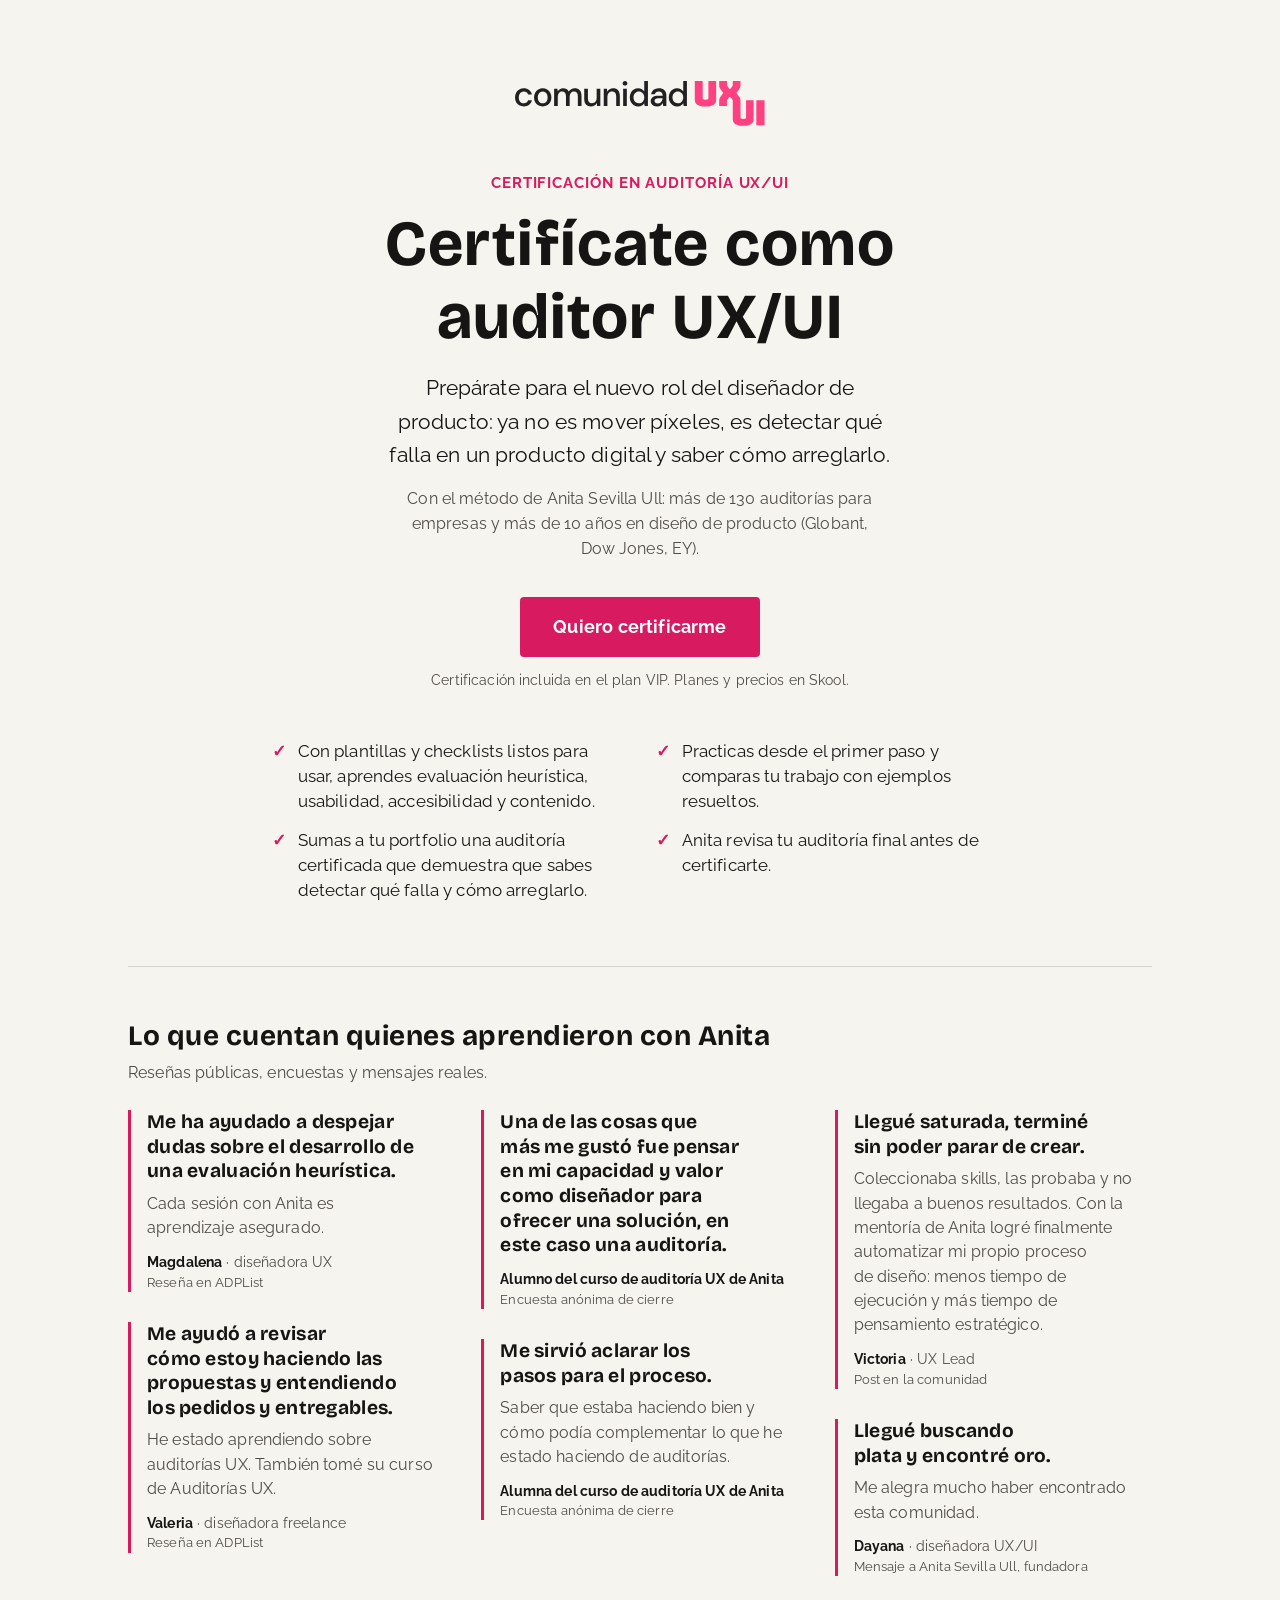
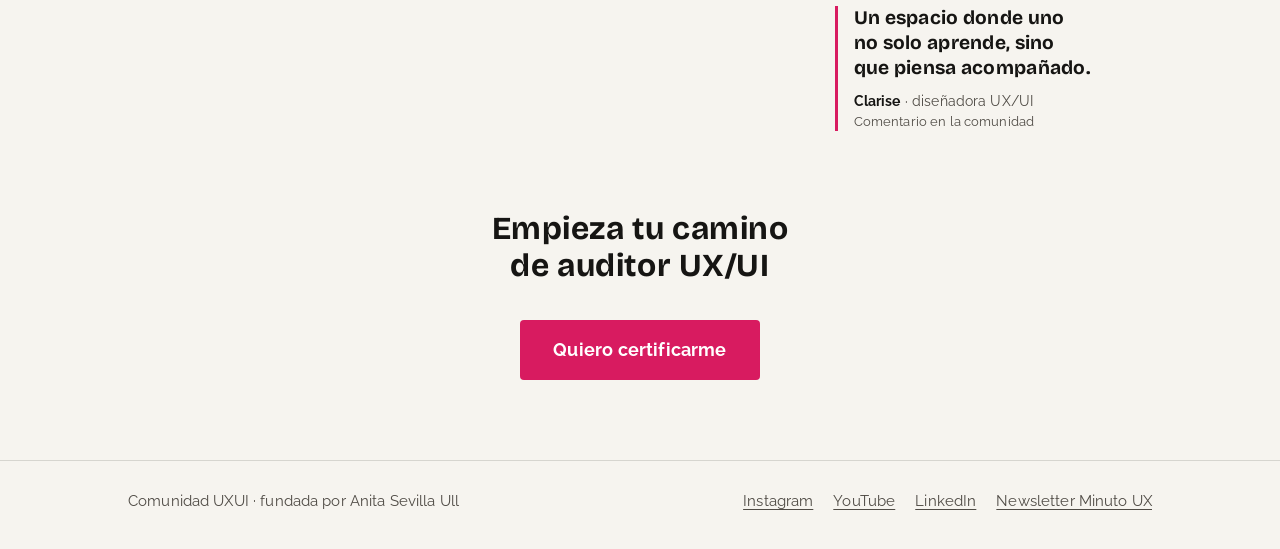
<file: index.html>
<!DOCTYPE html>
<html lang="es">
<head>
<meta charset="UTF-8">
<meta name="viewport" content="width=device-width, initial-scale=1">
<title>Certificación en auditoría UX/UI | Comunidad UXUI</title>
<meta name="description" content="Certifícate como auditor UX/UI: evaluación heurística, usabilidad y accesibilidad con el método de Anita Sevilla Ull, con más de 130 auditorías para empresas.">
<link rel="canonical" href="https://comunidaduxui.com/">
<meta property="og:type" content="website">
<meta property="og:url" content="https://comunidaduxui.com/">
<meta property="og:title" content="Certifícate como auditor UX/UI · Comunidad UXUI">
<meta property="og:description" content="Certifícate como auditor UX/UI: evaluación heurística, usabilidad y accesibilidad con el método de Anita Sevilla Ull, con más de 130 auditorías para empresas.">
<meta property="og:image" content="https://comunidaduxui.com/assets/og.png">
<meta property="og:image:width" content="1200">
<meta property="og:image:height" content="630">
<meta property="og:locale" content="es_LA">
<meta name="twitter:card" content="summary_large_image">
<meta name="twitter:image" content="https://comunidaduxui.com/assets/og.png">
<meta name="color-scheme" content="light dark">
<link rel="icon" href="assets/iso.svg" type="image/svg+xml">
<link rel="alternate icon" href="assets/favicon.png" type="image/png">
<link rel="preconnect" href="https://fonts.googleapis.com">
<link rel="preconnect" href="https://fonts.gstatic.com" crossorigin>
<link rel="stylesheet" href="https://fonts.googleapis.com/css2?family=Bricolage+Grotesque:opsz,wght@12..96,500;12..96,700&family=Raleway:wght@400;500;600;700&display=swap">
<script type="application/ld+json">
{"@context":"https://schema.org","@type":"EducationalOrganization","name":"Comunidad UXUI","url":"https://comunidaduxui.com/","logo":"https://comunidaduxui.com/assets/favicon.png","description":"Certificación en auditoría UX/UI para diseñadores.","founder":{"@type":"Person","name":"Anita Sevilla Ull"},"sameAs":["https://www.skool.com/comunidaduxui","https://www.instagram.com/comunidaduxui/","https://www.youtube.com/@ComunidadUXUI","https://www.linkedin.com/company/comunidaduxui"]}
</script>
<style>
:root {
  --papel: #F6F4EF;
  --papel-2: #ECE9E2;
  --card: #FFFFFF;
  --tinta: #161513;
  --grafito: #4F4B45;
  --linea: rgba(22, 21, 19, .14);
  --rosa: #D81B60;
  --rosa-hover: #B8154F;
  --sobre-rosa: #FFFFFF;
  --acento: #D81B60;
  --f-display: 'Bricolage Grotesque', 'Helvetica Neue', Arial, sans-serif;
  --f-body: 'Raleway', 'Helvetica Neue', Arial, sans-serif;
  --radio: 4px;
  --gutter: clamp(1.25rem, 5vw, 3rem);
  --max: 1120px;
}
@media (prefers-color-scheme: dark) {
  :root {
    --papel: #161513;
    --papel-2: #1F1D1A;
    --card: #211F1B;
    --tinta: #F2EEE6;
    --grafito: #BDB6AA;
    --linea: rgba(242, 238, 230, .16);
    --rosa: #FF5C94;
    --rosa-hover: #FF7FAB;
    --sobre-rosa: #161513;
    --acento: #FF8AB4;
  }
}
*, *::before, *::after { box-sizing: border-box; }
html { -webkit-text-size-adjust: 100%; }
body {
  margin: 0;
  font-family: var(--f-body);
  font-size: 1.04rem;
  line-height: 1.6;
  letter-spacing: .008em;
  color: var(--tinta);
  background: var(--papel);
}
h1, h2 {
  font-family: var(--f-display);
  font-weight: 700;
  line-height: 1.14;
  letter-spacing: .018em;
  margin: 0;
  text-wrap: balance;
}
p { margin: 0; }
a { color: inherit; }
:focus-visible { outline: 3px solid var(--acento); outline-offset: 3px; border-radius: 2px; }
.wrap { width: 100%; max-width: var(--max); margin: 0 auto; padding: 0 var(--gutter); }

/* Encabezado: logo, frase y la única acción */
.hero { text-align: center; padding-block: clamp(2.5rem, 9vh, 6rem) clamp(2.5rem, 7vh, 4.5rem); }
.logo { display: block; margin: 0 auto clamp(1.75rem, 5vh, 3rem); width: min(250px, 68vw); height: auto; }
.logo-oscuro { display: none; }
@media (prefers-color-scheme: dark) {
  .logo-claro { display: none; }
  .logo-oscuro { display: block; }
}
.hero .antetitulo { font-weight: 700; font-size: .95rem; letter-spacing: .06em; text-transform: uppercase; color: var(--acento); margin: 0 0 .8rem; }
.hero h1 { font-size: clamp(2.3rem, 7.5vw, 4rem); max-width: 16ch; margin: 0 auto; }
.hero .bajada { color: var(--tinta); font-size: clamp(1.08rem, 2.6vw, 1.3rem); max-width: 40ch; margin: 1.1rem auto 0; text-wrap: pretty; }
.hero .prueba { color: var(--grafito); font-size: .98rem; max-width: 48ch; margin: .9rem auto 0; text-wrap: pretty; }
.hero .aviso { color: var(--grafito); font-size: .9rem; margin-top: .7rem; }
.camino { list-style: none; padding: 0; margin: clamp(2rem, 6vh, 3rem) auto 0; max-width: 46rem; display: grid; gap: .9rem 2rem; text-align: left; }
@media (min-width: 720px) { .camino { grid-template-columns: 1fr 1fr; } }
.camino li { padding-left: 1.6rem; position: relative; line-height: 1.5; }
.camino li::before { content: "✓"; position: absolute; left: 0; top: 0; color: var(--acento); font-weight: 700; }
.boton {
  display: inline-block;
  margin-top: clamp(1.5rem, 4vh, 2.25rem);
  padding: 1rem 2.1rem;
  background: var(--rosa);
  color: var(--sobre-rosa);
  font-family: var(--f-body);
  font-weight: 700;
  font-size: 1.1rem;
  letter-spacing: .01em;
  text-decoration: none;
  border-radius: var(--radio);
  transition: background-color 160ms ease, transform 160ms ease;
}
.boton:hover { background: var(--rosa-hover); }
.boton:active { transform: scale(.98); }

/* Muro de reseñas */
.muro { padding-block: 0; }
.muro::before { content: ""; display: block; border-top: 1px solid var(--linea); margin-bottom: clamp(2rem, 6vh, 3.5rem); }
.muro + .muro { margin-top: clamp(2.5rem, 7vh, 4rem); }
.muro h2 { font-size: clamp(1.3rem, 3.4vw, 1.75rem); margin-bottom: .4rem; }
.muro .nota { color: var(--grafito); font-size: .98rem; margin-bottom: 1.6rem; max-width: 60ch; }
@media (min-width: 640px) { .muro .nota span { display: block; } }
.columnas { columns: 1; column-gap: 2.25rem; }
@media (min-width: 640px) { .columnas { columns: 2; } }
@media (min-width: 980px) { .columnas { columns: 3; } }
.resena {
  break-inside: avoid;
  margin: 0 0 1.9rem;
  padding: 0 0 0 1rem;
  border-left: 3px solid var(--acento);
}
.resena blockquote { margin: 0; }
.resena .titular { font-family: var(--f-display); font-weight: 700; font-size: 1.2rem; line-height: 1.28; letter-spacing: .015em; text-wrap: balance; }
.resena blockquote p + p { margin-top: .5rem; color: var(--grafito); font-size: .98rem; line-height: 1.55; text-wrap: pretty; }
.resena figcaption { margin-top: .7rem; font-size: .9rem; line-height: 1.45; }
.resena .nombre { font-weight: 700; }
.resena .quien { color: var(--grafito); }
.resena .fuente { display: block; color: var(--grafito); font-size: .82rem; }

/* Cierre y pie */
.cierre { text-align: center; padding-block: clamp(3rem, 9vh, 5rem); }
.cierre h2 { font-size: clamp(1.4rem, 4vw, 2rem); max-width: 22ch; margin: 0 auto; }
.pie { border-top: 1px solid var(--linea); padding: 1.75rem 0 2.25rem; font-size: .93rem; color: var(--grafito); }
.pie .wrap { display: flex; flex-wrap: wrap; gap: .75rem 1.5rem; justify-content: space-between; align-items: baseline; }
.pie ul { list-style: none; margin: 0; padding: 0; display: flex; flex-wrap: wrap; gap: .5rem 1.25rem; }
.pie a { text-underline-offset: 3px; }
.pie a:hover { color: var(--tinta); }

@media (prefers-reduced-motion: reduce) { .boton { transition: none; } }
</style>
</head>
<body>

<main>
  <header class="hero wrap">
    <img class="logo logo-claro" src="assets/horizontal-texto-negro.svg" alt="Comunidad UXUI" width="335" height="60">
    <img class="logo logo-oscuro" src="assets/horizontal-texto-blanco.svg" alt="Comunidad UXUI" width="335" height="60">
    <p class="antetitulo">Certificación en auditoría UX/UI</p>
    <h1>Certifícate como auditor UX/UI</h1>
    <p class="bajada">Prepárate para el nuevo rol del diseñador de producto: ya no es mover píxeles, es detectar qué falla en un producto digital y saber cómo arreglarlo.</p>
    <p class="prueba">Con el método de Anita Sevilla Ull: más de 130 auditorías para empresas y más de 10 años en diseño de producto (Globant, Dow Jones, EY).</p>
    <a class="boton" data-boton="arriba" href="https://www.skool.com/comunidaduxui/about">Quiero certificarme</a>
    <p class="aviso">Certificación incluida en el plan VIP. Planes y precios en Skool.</p>
    <ul class="camino">
      <li>Con plantillas y checklists listos para usar, aprendes evaluación heurística, usabilidad, accesibilidad y contenido.</li>
      <li>Practicas desde el primer paso y comparas tu trabajo con ejemplos resueltos.</li>
      <li>Sumas a tu portfolio una auditoría certificada que demuestra que sabes detectar qué falla y cómo arreglarlo.</li>
      <li>Anita revisa tu auditoría final antes de certificarte.</li>
    </ul>
  </header>

  <section class="muro wrap" aria-labelledby="t-resenas">
    <h2 id="t-resenas">Lo que cuentan quienes aprendieron con Anita</h2>
    <p class="nota">Reseñas públicas, encuestas y mensajes reales.</p>
    <div class="columnas">

      <figure class="resena">
        <blockquote>
          <p class="titular">Me ha ayudado a despejar dudas sobre el desarrollo de una evaluación heurística.</p>
          <p>Cada sesión con Anita es aprendizaje asegurado.</p>
        </blockquote>
        <figcaption><span class="nombre">Magdalena</span> <span class="quien">· diseñadora UX</span><span class="fuente">Reseña en ADPList</span></figcaption>
      </figure>

      <figure class="resena">
        <blockquote>
          <p class="titular">Me ayudó a revisar cómo estoy haciendo las propuestas y entendiendo los pedidos y entregables.</p>
          <p>He estado aprendiendo sobre auditorías UX. También tomé su curso de Auditorías UX.</p>
        </blockquote>
        <figcaption><span class="nombre">Valeria</span> <span class="quien">· diseñadora freelance</span><span class="fuente">Reseña en ADPList</span></figcaption>
      </figure>

      <figure class="resena">
        <blockquote>
          <p class="titular">Una de las cosas que más me gustó fue pensar en mi capacidad y valor como diseñador para ofrecer una solución, en este caso una auditoría.</p>
        </blockquote>
        <figcaption><span class="nombre">Alumno del curso de auditoría UX de Anita</span><span class="fuente">Encuesta anónima de cierre</span></figcaption>
      </figure>

      <figure class="resena">
        <blockquote>
          <p class="titular">Me sirvió aclarar los pasos para el proceso.</p>
          <p>Saber que estaba haciendo bien y cómo podía complementar lo que he estado haciendo de auditorías.</p>
        </blockquote>
        <figcaption><span class="nombre">Alumna del curso de auditoría UX de Anita</span><span class="fuente">Encuesta anónima de cierre</span></figcaption>
      </figure>

      <figure class="resena">
        <blockquote>
          <p class="titular">Llegué saturada, terminé sin poder parar de crear.</p>
          <p>Coleccionaba skills, las probaba y no llegaba a buenos resultados. Con la mentoría de Anita logré finalmente automatizar mi propio proceso de diseño: menos tiempo de ejecución y más tiempo de pensamiento estratégico.</p>
        </blockquote>
        <figcaption><span class="nombre">Victoria</span> <span class="quien">· UX Lead</span><span class="fuente">Post en la comunidad</span></figcaption>
      </figure>

      <figure class="resena">
        <blockquote>
          <p class="titular">Llegué buscando plata y encontré oro.</p>
          <p>Me alegra mucho haber encontrado esta comunidad.</p>
        </blockquote>
        <figcaption><span class="nombre">Dayana</span> <span class="quien">· diseñadora UX/UI</span><span class="fuente">Mensaje a Anita Sevilla Ull, fundadora</span></figcaption>
      </figure>

      <figure class="resena">
        <blockquote>
          <p class="titular">Un espacio donde uno no solo aprende, sino que piensa acompañado.</p>
        </blockquote>
        <figcaption><span class="nombre">Clarise</span> <span class="quien">· diseñadora UX/UI</span><span class="fuente">Comentario en la comunidad</span></figcaption>
      </figure>

    </div>
  </section>

  <section class="cierre wrap" aria-labelledby="t-cierre">
    <h2 id="t-cierre">Empieza tu camino de auditor UX/UI</h2>
    <a class="boton" data-boton="abajo" href="https://www.skool.com/comunidaduxui/about">Quiero certificarme</a>
  </section>
</main>

<footer class="pie">
  <div class="wrap">
    <p>Comunidad UXUI · fundada por Anita Sevilla Ull</p>
    <ul>
      <li><a href="https://www.instagram.com/comunidaduxui/">Instagram</a></li>
      <li><a href="https://www.youtube.com/@ComunidadUXUI">YouTube</a></li>
      <li><a href="https://www.linkedin.com/company/comunidaduxui">LinkedIn</a></li>
      <li><a href="https://comunidad-uxui.kit.com/fb40f8e711">Newsletter Minuto UX</a></li>
    </ul>
  </div>
</footer>

<script>
/* Medición propia: cuenta visitas y clics en el botón. Sin cookies ni datos personales.
   Tabla site_events del proyecto de Supabase de CUXUI (ver sql/001_site_events.sql). */
(function () {
  if (navigator.webdriver || !/(^|\.)comunidaduxui\.com$/.test(location.hostname)) return;
  var URL_EVENTOS = 'https://ypmowaaxoyuknlmwmyth.supabase.co/rest/v1/site_events';
  var CLAVE = 'eyJhbGciOiJIUzI1NiIsInR5cCI6IkpXVCJ9.eyJpc3MiOiJzdXBhYmFzZSIsInJlZiI6InlwbW93YWF4b3l1a25sbXdteXRoIiwicm9sZSI6ImFub24iLCJpYXQiOjE3NzcwNzk1ODEsImV4cCI6MjA5MjY1NTU4MX0.r9c_VB5H-kUmICseEc5La-VZ2_jKlAdAuDlWIIVVh1w';
  var id;
  try { id = sessionStorage.getItem('visita_id'); } catch (e) {}
  var esNueva = !id;
  if (!id) {
    id = (crypto.randomUUID ? crypto.randomUUID() : String(Date.now()) + Math.random().toString(16).slice(2)).slice(0, 36);
    try { sessionStorage.setItem('visita_id', id); } catch (e) {}
  }
  var origen = 'directo';
  try { if (document.referrer) origen = new URL(document.referrer).hostname.replace(/^www\./, ''); } catch (e) {}
  var dispositivo = matchMedia('(max-width: 720px)').matches ? 'celular' : 'escritorio';
  function registrar(evento, detalle) {
    try {
      fetch(URL_EVENTOS, {
        method: 'POST',
        keepalive: true,
        headers: { 'Content-Type': 'application/json', apikey: CLAVE, Authorization: 'Bearer ' + CLAVE, Prefer: 'return=minimal' },
        body: JSON.stringify({ site: 'comunidaduxui.com', event: evento, detalle: detalle || null, visita_id: id, origen: origen, dispositivo: dispositivo })
      }).catch(function () {});
    } catch (e) {}
  }
  if (esNueva) registrar('visita');
  document.querySelectorAll('[data-boton]').forEach(function (b) {
    b.addEventListener('click', function () { registrar('clic_boton', b.getAttribute('data-boton')); });
  });
})();
</script>

</body>
</html>
</file>
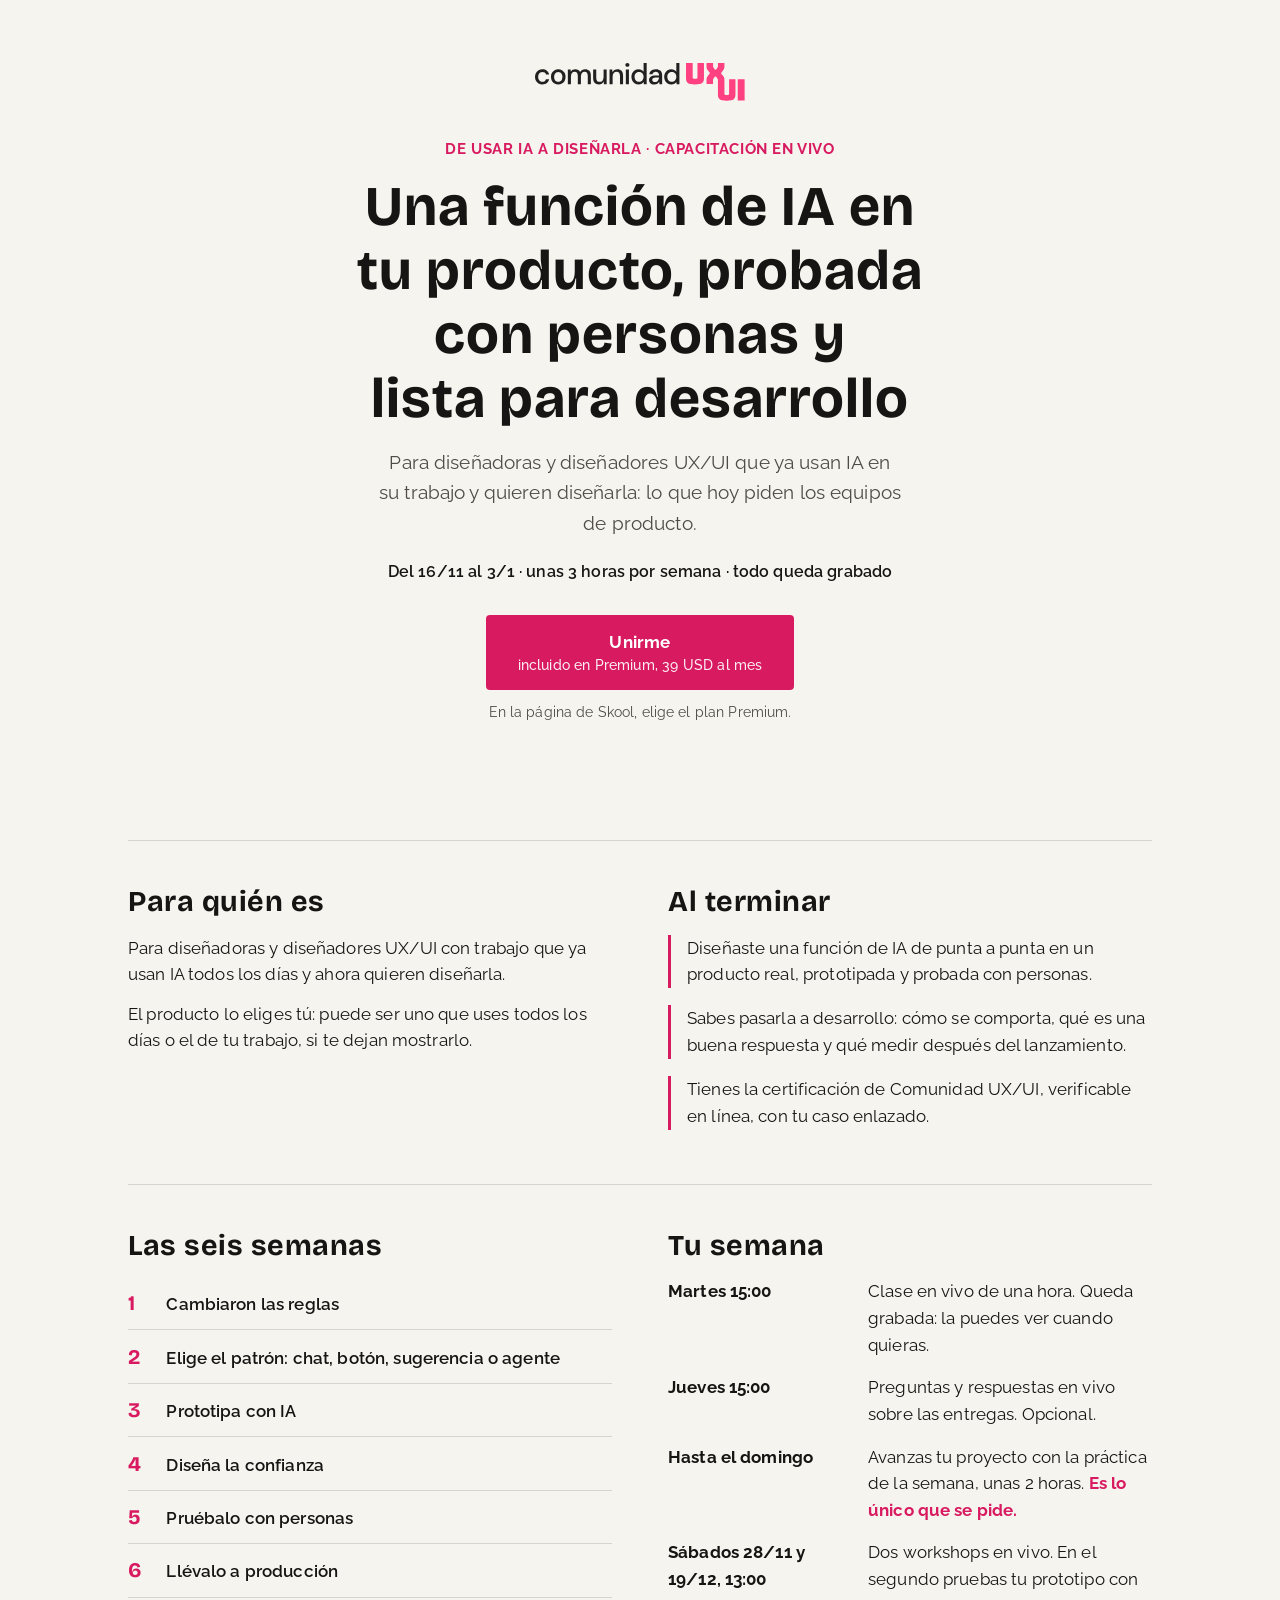
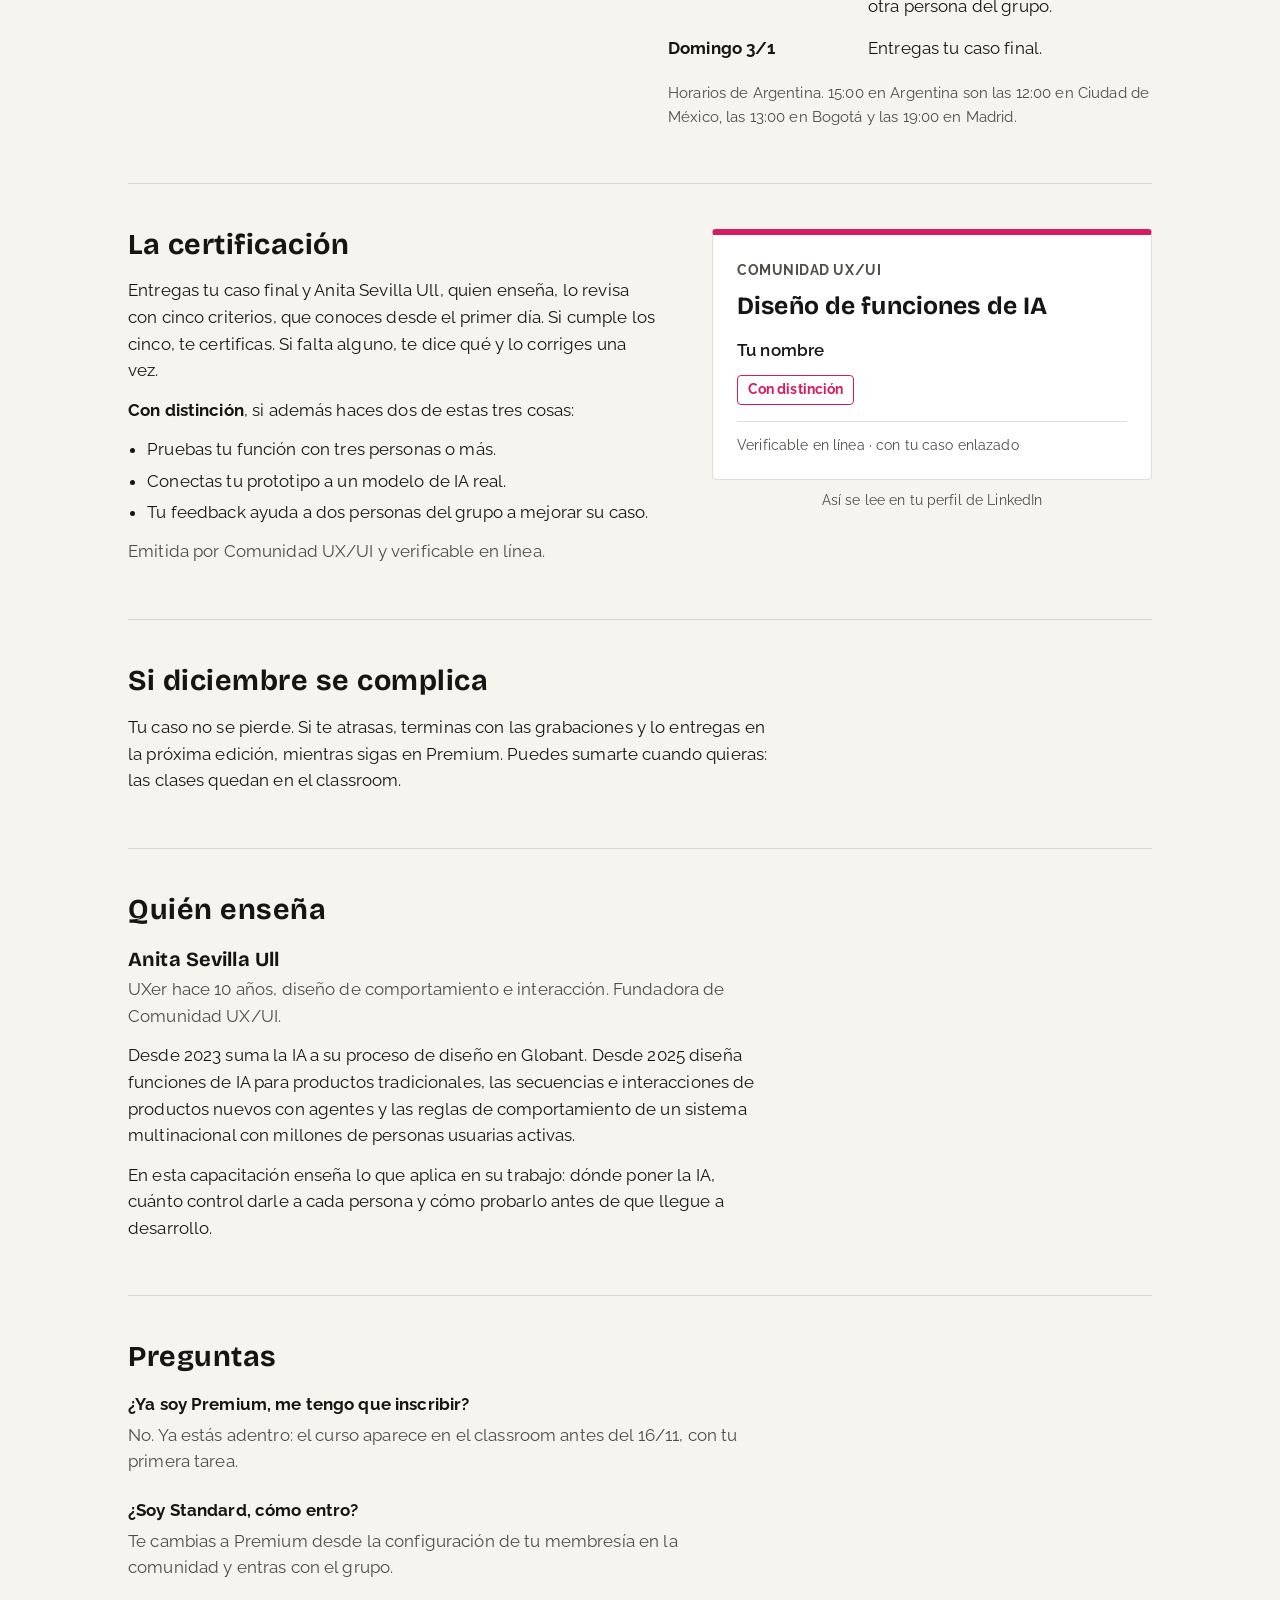
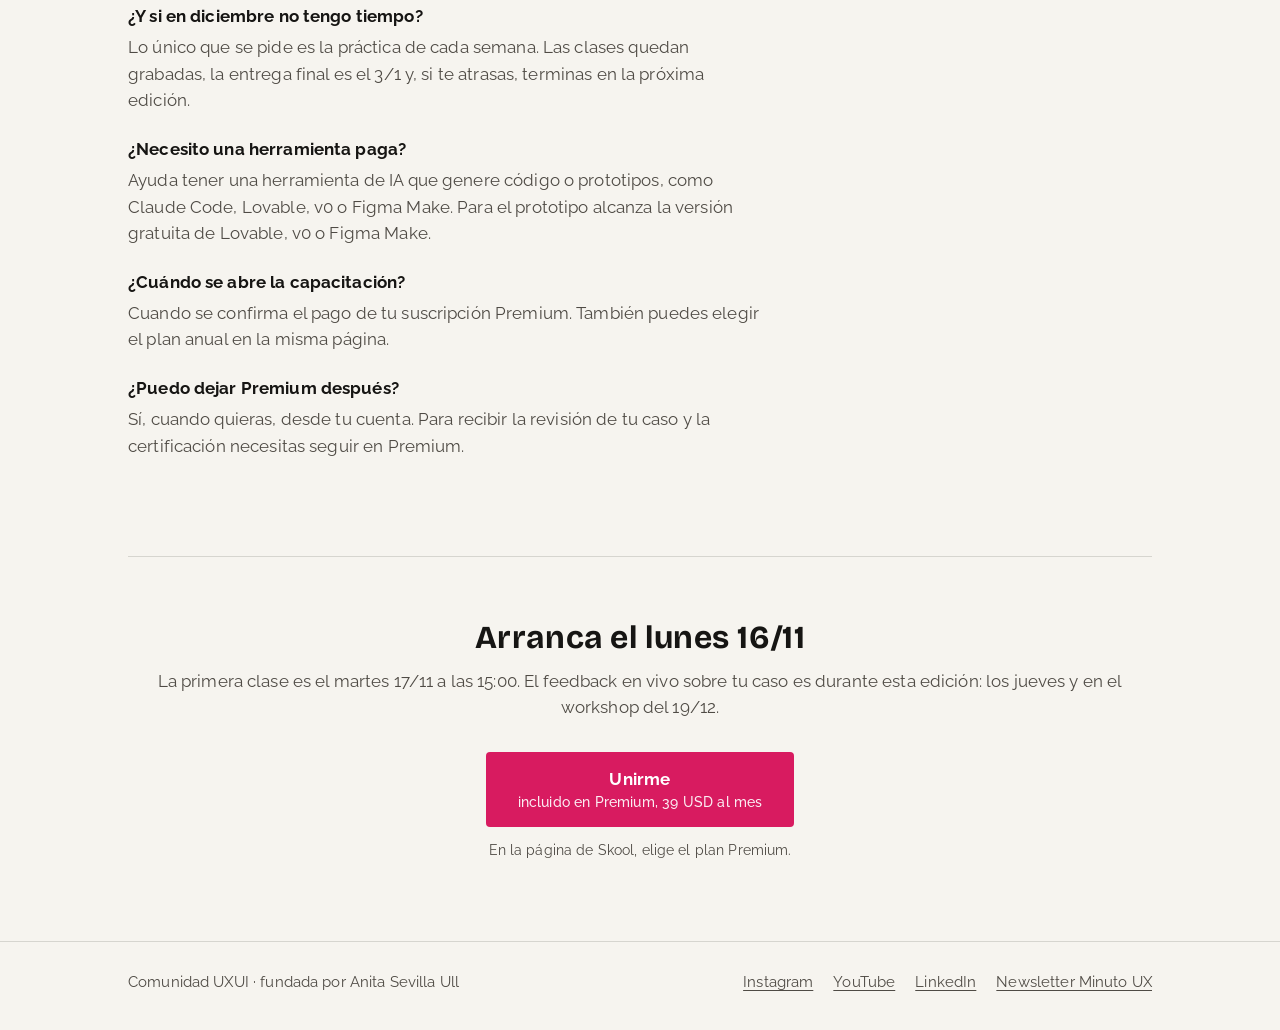
<file: ia/index.html>
<!DOCTYPE html>
<html lang="es">
<head>
<meta charset="UTF-8">
<meta name="viewport" content="width=device-width, initial-scale=1">
<title>De usar IA a diseñarla · Comunidad UXUI</title>
<meta name="description" content="Capacitación en vivo para diseñadoras y diseñadores UX/UI: terminas con una función de IA en tu producto, probada con personas y lista para desarrollo. Arranca el 16/11.">
<link rel="canonical" href="https://comunidaduxui.com/ia/">
<meta property="og:type" content="website">
<meta property="og:url" content="https://comunidaduxui.com/ia/">
<meta property="og:title" content="De usar IA a diseñarla · capacitación en vivo">
<meta property="og:description" content="Una función de IA en tu producto, probada con personas y lista para desarrollo. Arranca el 16/11.">
<meta property="og:image" content="https://comunidaduxui.com/assets/og-ia.png">
<meta property="og:image:width" content="1200">
<meta property="og:image:height" content="630">
<meta property="og:locale" content="es_LA">
<meta name="twitter:card" content="summary_large_image">
<meta name="twitter:image" content="https://comunidaduxui.com/assets/og-ia.png">
<meta name="color-scheme" content="light dark">
<link rel="icon" href="../assets/iso.svg" type="image/svg+xml">
<link rel="alternate icon" href="../assets/favicon.png" type="image/png">
<link rel="preconnect" href="https://fonts.googleapis.com">
<link rel="preconnect" href="https://fonts.gstatic.com" crossorigin>
<link rel="stylesheet" href="https://fonts.googleapis.com/css2?family=Bricolage+Grotesque:opsz,wght@12..96,500;12..96,700&family=Raleway:wght@400;500;600;700&display=swap">
<style>
:root {
  --papel: #F6F4EF;
  --papel-2: #ECE9E2;
  --card: #FFFFFF;
  --tinta: #161513;
  --grafito: #4F4B45;
  --linea: rgba(22, 21, 19, .14);
  --rosa: #D81B60;
  --rosa-hover: #B8154F;
  --sobre-rosa: #FFFFFF;
  --acento: #D81B60;
  --f-display: 'Bricolage Grotesque', 'Helvetica Neue', Arial, sans-serif;
  --f-body: 'Raleway', 'Helvetica Neue', Arial, sans-serif;
  --radio: 4px;
  --gutter: clamp(1.25rem, 5vw, 3rem);
  --max: 1120px;
  --texto: 64ch;
}
@media (prefers-color-scheme: dark) {
  :root {
    --papel: #161513;
    --papel-2: #1F1D1A;
    --card: #211F1B;
    --tinta: #F2EEE6;
    --grafito: #BDB6AA;
    --linea: rgba(242, 238, 230, .16);
    --rosa: #FF5C94;
    --rosa-hover: #FF7FAB;
    --sobre-rosa: #161513;
    --acento: #FF8AB4;
  }
}
*, *::before, *::after { box-sizing: border-box; }
html { -webkit-text-size-adjust: 100%; }
body {
  margin: 0;
  font-family: var(--f-body);
  font-size: 1.04rem;
  line-height: 1.6;
  letter-spacing: .008em;
  color: var(--tinta);
  background: var(--papel);
}
h1, h2, h3 {
  font-family: var(--f-display);
  font-weight: 700;
  line-height: 1.14;
  letter-spacing: .018em;
  margin: 0;
  text-wrap: balance;
}
p { margin: 0; }
a { color: inherit; }
ul, ol { margin: 0; padding: 0; }
strong { font-weight: 700; }
:focus-visible { outline: 3px solid var(--acento); outline-offset: 3px; border-radius: 2px; }
.wrap { width: 100%; max-width: var(--max); margin: 0 auto; padding: 0 var(--gutter); }

/* Encabezado: nombre, promesa y la única acción */
.hero { text-align: center; padding-block: clamp(2rem, 7vh, 4.5rem) clamp(2.5rem, 7vh, 4.5rem); }
.logo { display: block; margin: 0 auto clamp(1.5rem, 4vh, 2.5rem); width: min(210px, 56vw); height: auto; }
.logo-oscuro { display: none; }
@media (prefers-color-scheme: dark) {
  .logo-claro { display: none; }
  .logo-oscuro { display: block; }
}
.antetitulo { font-weight: 700; font-size: .95rem; letter-spacing: .04em; color: var(--acento); margin-bottom: .9rem; }
.hero h1 { font-size: clamp(1.95rem, 6.2vw, 3.5rem); max-width: 20ch; margin: 0 auto; }
.hero .bajada { color: var(--grafito); font-size: clamp(1.02rem, 2.4vw, 1.2rem); max-width: 44ch; margin: 1rem auto 0; text-wrap: pretty; }
.datos { margin-top: 1.25rem; font-weight: 600; font-size: .98rem; }
.boton {
  display: inline-block;
  margin-top: clamp(1.4rem, 3.5vh, 2rem);
  padding: 1rem 2rem;
  background: var(--rosa);
  color: var(--sobre-rosa);
  font-family: var(--f-body);
  font-weight: 700;
  font-size: 1.08rem;
  letter-spacing: .01em;
  line-height: 1.35;
  text-decoration: none;
  border-radius: var(--radio);
  transition: background-color 160ms ease, transform 160ms ease;
}
.boton span { display: block; font-weight: 500; font-size: .9rem; opacity: .92; }
.boton:hover { background: var(--rosa-hover); }
.guia { margin-top: .6rem; font-size: .9rem; color: var(--grafito); }
.boton:active { transform: scale(.98); }

/* Secciones */
.seccion { padding-block: clamp(2.25rem, 6vh, 3.5rem) 0; }
.seccion::before { content: ""; display: block; border-top: 1px solid var(--linea); margin-bottom: clamp(2rem, 5vh, 3rem); }
.seccion h2 { font-size: clamp(1.35rem, 3.4vw, 1.8rem); margin-bottom: 1rem; }
.seccion .cuerpo { max-width: var(--texto); }
.seccion .cuerpo > p + p { margin-top: .8rem; }
.grafito { color: var(--grafito); }

.dos { display: grid; gap: 2.25rem; }
@media (min-width: 860px) { .dos { grid-template-columns: 1fr 1fr; gap: 3.5rem; } }

.logros { list-style: none; display: grid; gap: 1.1rem; }
.logros li { padding-left: 1rem; border-left: 3px solid var(--acento); }

/* Las seis semanas: una secuencia real, por eso va numerada */
.semanas { list-style: none; counter-reset: semana; display: grid; gap: .1rem; }
.semanas li { counter-increment: semana; display: grid; grid-template-columns: 2.4rem 1fr; align-items: baseline; padding: .55rem 0; border-bottom: 1px solid var(--linea); font-weight: 600; }
.semanas li::before { content: counter(semana); font-family: var(--f-display); font-weight: 700; font-size: 1.3rem; color: var(--acento); }

.agenda { list-style: none; display: grid; gap: 1rem; }
.agenda li { display: grid; gap: .1rem; }
@media (min-width: 560px) { .agenda li { grid-template-columns: 11.5rem 1fr; gap: 1rem; } }
.agenda .cuando { font-weight: 700; }
.agenda .clave { color: var(--acento); font-weight: 700; }
.husos { margin-top: 1.2rem; font-size: .93rem; color: var(--grafito); }

/* Certificación */
.cert { display: grid; gap: 2rem; align-items: start; }
@media (min-width: 860px) { .cert { grid-template-columns: 1.2fr 1fr; gap: 3.5rem; } }
.cert .cuerpo > p + p, .cert .cuerpo > p + ul, .cert .cuerpo > ul + p { margin-top: .8rem; }
.cert ul { padding-left: 1.2rem; }
.cert ul li + li { margin-top: .3rem; }
.muestra {
  background: var(--card);
  border: 1px solid var(--linea);
  border-top: 6px solid var(--acento);
  border-radius: var(--radio);
  padding: 1.6rem 1.5rem 1.4rem;
}
.muestra .emisor { font-size: .85rem; font-weight: 700; letter-spacing: .04em; color: var(--grafito); }
.muestra .titulo { font-family: var(--f-display); font-weight: 700; font-size: 1.55rem; line-height: 1.2; margin-top: .6rem; text-wrap: balance; }
.muestra .persona { margin-top: 1rem; font-weight: 600; }
.muestra .distincion { display: inline-block; margin-top: .7rem; padding: .2rem .6rem; border: 1.5px solid var(--acento); border-radius: var(--radio); color: var(--acento); font-weight: 700; font-size: .85rem; }
.muestra .verificar { margin-top: 1rem; padding-top: .8rem; border-top: 1px solid var(--linea); font-size: .85rem; color: var(--grafito); }
.muestra-nota { margin-top: .6rem; font-size: .85rem; color: var(--grafito); text-align: center; }

/* Quién enseña */
.quien { max-width: var(--texto); }
.quien .nombre { font-family: var(--f-display); font-weight: 700; font-size: 1.25rem; }
.quien .rol { color: var(--grafito); margin-top: .1rem; }
.quien p + p { margin-top: .8rem; }

/* Preguntas */
.preguntas { display: grid; gap: 1.4rem; max-width: var(--texto); }
.preguntas dt { font-weight: 700; }
.preguntas dd { margin: .25rem 0 0; color: var(--grafito); }

/* Cierre y pie */
.cierre { text-align: center; padding-block: clamp(3rem, 9vh, 5rem); }
.cierre::before { content: ""; display: block; border-top: 1px solid var(--linea); margin-bottom: clamp(2.5rem, 7vh, 4rem); }
.cierre h2 { font-size: clamp(1.4rem, 4vw, 2rem); max-width: 24ch; margin: 0 auto; }
.cierre p { color: var(--grafito); margin-top: .7rem; }
.pie { border-top: 1px solid var(--linea); padding: 1.75rem 0 2.25rem; font-size: .93rem; color: var(--grafito); }
.pie .wrap { display: flex; flex-wrap: wrap; gap: .75rem 1.5rem; justify-content: space-between; align-items: baseline; }
.pie ul { list-style: none; margin: 0; padding: 0; display: flex; flex-wrap: wrap; gap: .5rem 1.25rem; }
.pie a { text-underline-offset: 3px; }
.pie a:hover { color: var(--tinta); }

@media (prefers-reduced-motion: reduce) { .boton { transition: none; } }
</style>
</head>
<body>

<main>
  <header class="hero wrap">
    <a href="/" aria-label="Comunidad UXUI, ir al inicio">
      <img class="logo logo-claro" src="../assets/horizontal-texto-negro.svg" alt="Comunidad UXUI" width="335" height="60">
      <img class="logo logo-oscuro" src="../assets/horizontal-texto-blanco.svg" alt="Comunidad UXUI" width="335" height="60">
    </a>
    <p class="antetitulo">DE USAR IA A DISEÑARLA · CAPACITACIÓN EN VIVO</p>
    <h1>Una función de IA en tu producto, probada con personas y lista para desarrollo</h1>
    <p class="bajada">Para diseñadoras y diseñadores UX/UI que ya usan IA en su trabajo y quieren diseñarla: lo que hoy piden los equipos de producto.</p>
    <p class="datos">Del 16/11 al 3/1 · unas 3 horas por semana · todo queda grabado</p>
    <a class="boton" data-boton="arriba" href="https://www.skool.com/comunidaduxui/about">Unirme<span>incluido en Premium, 39 USD al mes</span></a>
    <p class="guia">En la página de Skool, elige el plan Premium.</p>
  </header>

  <section class="seccion wrap" aria-labelledby="t-para">
    <div class="dos">
      <div>
        <h2 id="t-para">Para quién es</h2>
        <div class="cuerpo">
          <p>Para diseñadoras y diseñadores UX/UI con trabajo que ya usan IA todos los días y ahora quieren diseñarla.</p>
          <p>El producto lo eliges tú: puede ser uno que uses todos los días o el de tu trabajo, si te dejan mostrarlo.</p>
        </div>
      </div>
      <div>
        <h2>Al terminar</h2>
        <ul class="logros">
          <li>Diseñaste una función de IA de punta a punta en un producto real, prototipada y probada con personas.</li>
          <li>Sabes pasarla a desarrollo: cómo se comporta, qué es una buena respuesta y qué medir después del lanzamiento.</li>
          <li>Tienes la certificación de Comunidad UX/UI, verificable en línea, con tu caso enlazado.</li>
        </ul>
      </div>
    </div>
  </section>

  <section class="seccion wrap" aria-labelledby="t-semanas">
    <div class="dos">
      <div>
        <h2 id="t-semanas">Las seis semanas</h2>
        <ol class="semanas">
          <li>Cambiaron las reglas</li>
          <li>Elige el patrón: chat, botón, sugerencia o agente</li>
          <li>Prototipa con IA</li>
          <li>Diseña la confianza</li>
          <li>Pruébalo con personas</li>
          <li>Llévalo a producción</li>
        </ol>
      </div>
      <div>
        <h2>Tu semana</h2>
        <ul class="agenda">
          <li><span class="cuando">Martes 15:00</span><span>Clase en vivo de una hora. Queda grabada: la puedes ver cuando quieras.</span></li>
          <li><span class="cuando">Jueves 15:00</span><span>Preguntas y respuestas en vivo sobre las entregas. Opcional.</span></li>
          <li><span class="cuando">Hasta el domingo</span><span>Avanzas tu proyecto con la práctica de la semana, unas 2 horas. <span class="clave">Es lo único que se pide.</span></span></li>
          <li><span class="cuando">Sábados 28/11 y 19/12, 13:00</span><span>Dos workshops en vivo. En el segundo pruebas tu prototipo con otra persona del grupo.</span></li>
          <li><span class="cuando">Domingo 3/1</span><span>Entregas tu caso final.</span></li>
        </ul>
        <p class="husos">Horarios de Argentina. 15:00 en Argentina son las 12:00 en Ciudad de México, las 13:00 en Bogotá y las 19:00 en Madrid.</p>
      </div>
    </div>
  </section>

  <section class="seccion wrap" aria-labelledby="t-cert">
    <div class="cert">
      <div class="cuerpo">
        <h2 id="t-cert">La certificación</h2>
        <p>Entregas tu caso final y Anita Sevilla Ull, quien enseña, lo revisa con cinco criterios, que conoces desde el primer día. Si cumple los cinco, te certificas. Si falta alguno, te dice qué y lo corriges una vez.</p>
        <p><strong>Con distinción</strong>, si además haces dos de estas tres cosas:</p>
        <ul>
          <li>Pruebas tu función con tres personas o más.</li>
          <li>Conectas tu prototipo a un modelo de IA real.</li>
          <li>Tu feedback ayuda a dos personas del grupo a mejorar su caso.</li>
        </ul>
        <p class="grafito">Emitida por Comunidad UX/UI y verificable en línea.</p>
      </div>
      <figure style="margin:0">
        <div class="muestra" aria-label="Ejemplo de certificación">
          <p class="emisor">COMUNIDAD UX/UI</p>
          <p class="titulo">Diseño de funciones de IA</p>
          <p class="persona">Tu nombre</p>
          <p class="distincion">Con distinción</p>
          <p class="verificar">Verificable en línea · con tu caso enlazado</p>
        </div>
        <figcaption class="muestra-nota">Así se lee en tu perfil de LinkedIn</figcaption>
      </figure>
    </div>
  </section>

  <section class="seccion wrap" aria-labelledby="t-dic">
    <h2 id="t-dic">Si diciembre se complica</h2>
    <div class="cuerpo">
      <p>Tu caso no se pierde. Si te atrasas, terminas con las grabaciones y lo entregas en la próxima edición, mientras sigas en Premium. Puedes sumarte cuando quieras: las clases quedan en el classroom.</p>
    </div>
  </section>

  <section class="seccion wrap" aria-labelledby="t-quien">
    <h2 id="t-quien">Quién enseña</h2>
    <div class="quien">
      <p class="nombre">Anita Sevilla Ull</p>
      <p class="rol">UXer hace 10 años, diseño de comportamiento e interacción. Fundadora de Comunidad UX/UI.</p>
      <p>Desde 2023 suma la IA a su proceso de diseño en Globant. Desde 2025 diseña funciones de IA para productos tradicionales, las secuencias e interacciones de productos nuevos con agentes y las reglas de comportamiento de un sistema multinacional con millones de personas usuarias activas.</p>
      <p>En esta capacitación enseña lo que aplica en su trabajo: dónde poner la IA, cuánto control darle a cada persona y cómo probarlo antes de que llegue a desarrollo.</p>
    </div>
  </section>

  <section class="seccion wrap" aria-labelledby="t-preguntas">
    <h2 id="t-preguntas">Preguntas</h2>
    <dl class="preguntas">
      <div>
        <dt>¿Ya soy Premium, me tengo que inscribir?</dt>
        <dd>No. Ya estás adentro: el curso aparece en el classroom antes del 16/11, con tu primera tarea.</dd>
      </div>
      <div>
        <dt>¿Soy Standard, cómo entro?</dt>
        <dd>Te cambias a Premium desde la configuración de tu membresía en la comunidad y entras con el grupo.</dd>
      </div>
      <div>
        <dt>¿Y si en diciembre no tengo tiempo?</dt>
        <dd>Lo único que se pide es la práctica de cada semana. Las clases quedan grabadas, la entrega final es el 3/1 y, si te atrasas, terminas en la próxima edición.</dd>
      </div>
      <div>
        <dt>¿Necesito una herramienta paga?</dt>
        <dd>Ayuda tener una herramienta de IA que genere código o prototipos, como Claude Code, Lovable, v0 o Figma Make. Para el prototipo alcanza la versión gratuita de Lovable, v0 o Figma Make.</dd>
      </div>
      <div>
        <dt>¿Cuándo se abre la capacitación?</dt>
        <dd>Cuando se confirma el pago de tu suscripción Premium. También puedes elegir el plan anual en la misma página.</dd>
      </div>
      <div>
        <dt>¿Puedo dejar Premium después?</dt>
        <dd>Sí, cuando quieras, desde tu cuenta. Para recibir la revisión de tu caso y la certificación necesitas seguir en Premium.</dd>
      </div>
    </dl>
  </section>

  <section class="cierre wrap" aria-labelledby="t-cierre">
    <h2 id="t-cierre">Arranca el lunes 16/11</h2>
    <p>La primera clase es el martes 17/11 a las 15:00. El feedback en vivo sobre tu caso es durante esta edición: los jueves y en el workshop del 19/12.</p>
    <a class="boton" data-boton="abajo" href="https://www.skool.com/comunidaduxui/about">Unirme<span>incluido en Premium, 39 USD al mes</span></a>
    <p class="guia">En la página de Skool, elige el plan Premium.</p>
  </section>
</main>

<footer class="pie">
  <div class="wrap">
    <p>Comunidad UXUI · fundada por Anita Sevilla Ull</p>
    <ul>
      <li><a href="https://www.instagram.com/comunidaduxui/">Instagram</a></li>
      <li><a href="https://www.youtube.com/@ComunidadUXUI">YouTube</a></li>
      <li><a href="https://www.linkedin.com/company/comunidaduxui">LinkedIn</a></li>
      <li><a href="https://comunidad-uxui.kit.com/fb40f8e711">Newsletter Minuto UX</a></li>
    </ul>
  </div>
</footer>

<script>
/* Medición propia, la misma tabla que la portada (site_events). Sin cookies ni datos personales.
   Para separar esta página de la portada, detalle lleva "ia" (visita) o "ia-arriba"/"ia-abajo" (clic).
   Si el link trae ?de=linkedin (o email, skool…), la visita guarda "ia:linkedin". Consultas en sql/003_landing_ia.sql. */
(function () {
  if (navigator.webdriver || !/(^|\.)comunidaduxui\.com$/.test(location.hostname)) return;
  var URL_EVENTOS = 'https://ypmowaaxoyuknlmwmyth.supabase.co/rest/v1/site_events';
  var CLAVE = 'eyJhbGciOiJIUzI1NiIsInR5cCI6IkpXVCJ9.eyJpc3MiOiJzdXBhYmFzZSIsInJlZiI6InlwbW93YWF4b3l1a25sbXdteXRoIiwicm9sZSI6ImFub24iLCJpYXQiOjE3NzcwNzk1ODEsImV4cCI6MjA5MjY1NTU4MX0.r9c_VB5H-kUmICseEc5La-VZ2_jKlAdAuDlWIIVVh1w';
  var id;
  try { id = sessionStorage.getItem('visita_id_ia'); } catch (e) {}
  var esNueva = !id;
  if (!id) {
    id = (crypto.randomUUID ? crypto.randomUUID() : String(Date.now()) + Math.random().toString(16).slice(2)).slice(0, 36);
    try { sessionStorage.setItem('visita_id_ia', id); } catch (e) {}
  }
  var origen = 'directo';
  try { if (document.referrer) origen = new URL(document.referrer).hostname.replace(/^www\./, ''); } catch (e) {}
  var de = '';
  try { de = (new URLSearchParams(location.search).get('de') || '').toLowerCase().replace(/[^a-z0-9-]/g, '').slice(0, 12); } catch (e) {}
  var dispositivo = matchMedia('(max-width: 720px)').matches ? 'celular' : 'escritorio';
  function registrar(evento, detalle) {
    try {
      fetch(URL_EVENTOS, {
        method: 'POST',
        keepalive: true,
        headers: { 'Content-Type': 'application/json', apikey: CLAVE, Authorization: 'Bearer ' + CLAVE, Prefer: 'return=minimal' },
        body: JSON.stringify({ site: 'comunidaduxui.com', event: evento, detalle: detalle, visita_id: id, origen: origen, dispositivo: dispositivo })
      }).catch(function () {});
    } catch (e) {}
  }
  if (esNueva) registrar('visita', de ? 'ia:' + de : 'ia');
  document.querySelectorAll('[data-boton]').forEach(function (b) {
    b.addEventListener('click', function () { registrar('clic_boton', 'ia-' + b.getAttribute('data-boton')); });
  });
})();
</script>

</body>
</html>
</file>
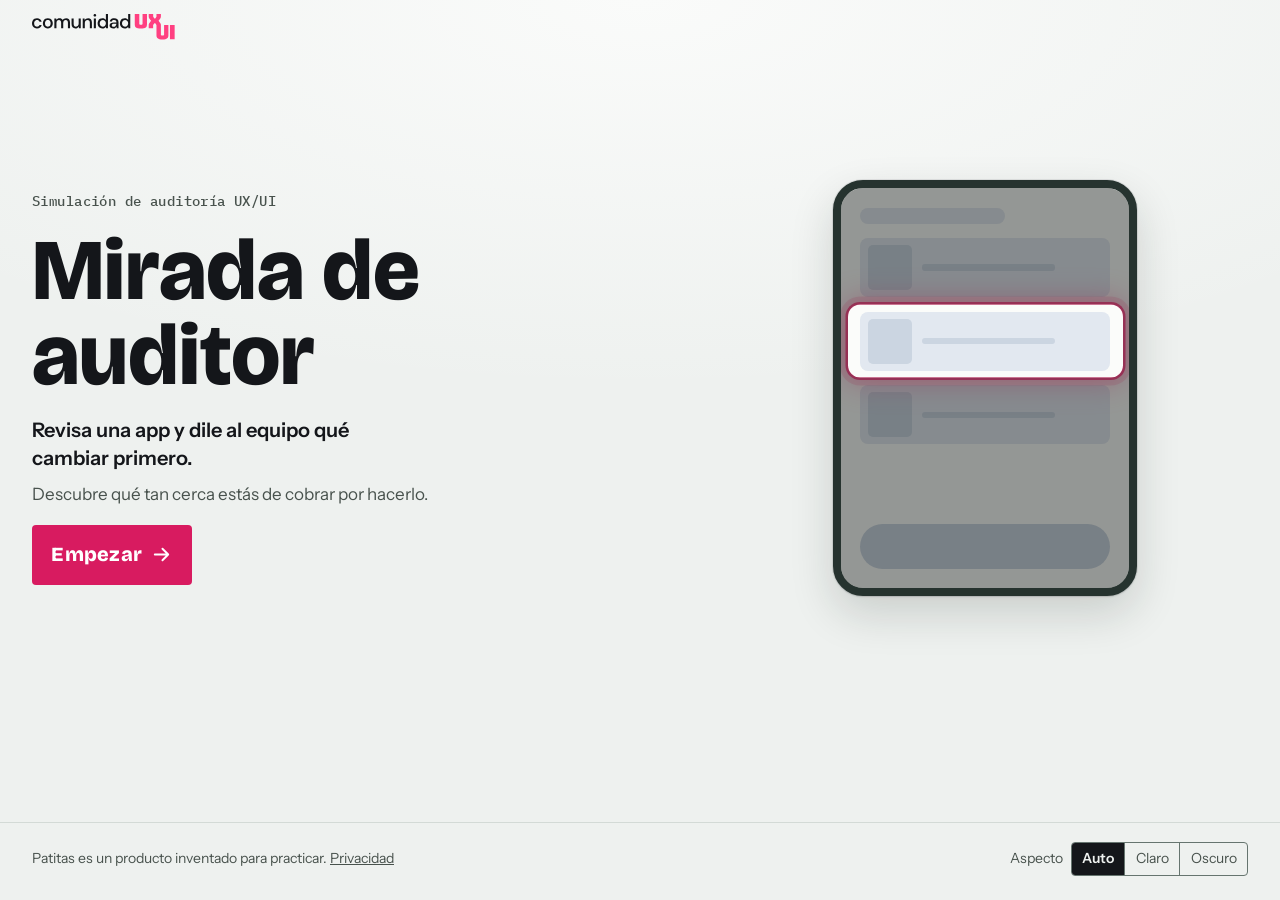
<file: mirada-de-auditor/index.html>
<!doctype html>
<html lang="es">
<head>
<meta charset="utf-8">
<meta name="viewport" content="width=device-width, initial-scale=1, viewport-fit=cover">
<title>Mirada de auditor · ¿Ves lo que frena a un producto?</title>
<meta name="description" content="Revisa una app, dile al equipo qué cambiar primero y descubre qué tan cerca estás de cobrar por evaluar productos. Una simulación de auditoría de Comunidad UX/UI.">
<meta name="theme-color" content="#0D1412">
<meta name="color-scheme" content="dark light">
<script>try{var t=localStorage.getItem("mirada-tema");if(t==="claro"||t==="oscuro")document.documentElement.dataset.tema=t}catch(e){}</script>
<meta property="og:type" content="website">
<meta property="og:title" content="Mirada de auditor · ¿Ves lo que frena a un producto?">
<meta property="og:description" content="Revisa una app y dile al equipo qué cambiar primero. Descubre qué tan cerca estás de cobrar por evaluar productos.">
<meta property="og:url" content="https://comunidaduxui.com/mirada-de-auditor/">
<meta property="og:image" content="https://comunidaduxui.com/mirada-de-auditor/assets/og.png?v=2">
<meta property="og:image:width" content="1200">
<meta property="og:image:height" content="630">
<meta property="og:image:alt" content="Mirada de auditor, simulación de auditoría UX/UI. ¿Ves lo que frena a un producto?">
<link rel="canonical" href="https://comunidaduxui.com/mirada-de-auditor/">
<meta property="og:locale" content="es_ES">
<meta name="twitter:card" content="summary_large_image">
<link rel="icon" href="assets/icono.svg" type="image/svg+xml">
<link rel="preconnect" href="https://fonts.googleapis.com">
<link rel="preconnect" href="https://fonts.gstatic.com" crossorigin>
<link rel="stylesheet" href="https://fonts.googleapis.com/css2?family=Bricolage+Grotesque:opsz,wght@12..96,600..800&family=IBM+Plex+Mono:wght@500&family=Instrument+Sans:wght@400..700&family=Inter:wght@400;500;600;700;800&display=swap">
<link rel="stylesheet" href="css/estilos.css">
</head>
<body>
<a class="salto" href="#app">Ir al contenido</a>
<header class="cab">
  <a href="https://comunidaduxui.com" aria-label="Comunidad UX/UI, ir al sitio"><svg aria-hidden="true" focusable="false" width="335" height="60" viewBox="0 0 335 60" fill="none" xmlns="http://www.w3.org/2000/svg">
<path fill-rule="evenodd" clip-rule="evenodd" d="M269.547 24.5839C269.547 26.0037 269.331 27.3 268.899 28.4729C268.497 29.6149 267.757 30.6026 266.676 31.4359C265.627 32.2384 264.176 32.8712 262.324 33.3341C260.473 33.7971 258.111 34.0286 255.241 34.0286C252.371 34.0286 250.009 33.7971 248.157 33.3341C246.306 32.8712 244.84 32.2384 243.759 31.4359C242.71 30.6026 241.969 29.6149 241.537 28.4729C241.136 27.3 240.935 26.0037 240.935 24.5839V1.66671V0H242.602H249.87H251.537V1.66671V22.7783C251.537 23.3956 251.769 23.9203 252.232 24.3524C252.695 24.7537 253.729 24.9543 255.334 24.9543C256.969 24.9543 258.019 24.7537 258.482 24.3524C258.945 23.9203 259.176 23.3956 259.176 22.7783V1.66671V0H260.843H267.88H269.547V1.66671V24.5839ZM283.998 31.6674V33.3341H282.331H275.294H273.627V31.6674V26.7136C273.627 25.2938 273.751 24.229 273.998 23.5191C274.244 22.8092 274.707 21.9758 275.386 21.019L279.137 15.9726L275.386 10.9262C274.677 9.96938 274.198 9.13602 273.951 8.42613C273.735 7.71623 273.627 6.6514 273.627 5.23161V1.66671V0H275.294H282.424H284.137C284.137 0 284.09 1.08027 284.09 1.66671V4.86123C284.09 5.16988 284.106 5.49396 284.137 5.83347C284.168 6.17299 284.291 6.49707 284.507 6.80572L286.544 9.72245C286.698 9.96937 286.853 10.17 287.007 10.3243C287.192 10.4478 287.408 10.5095 287.655 10.5095H288.211C288.458 10.5095 288.658 10.4478 288.813 10.3243C288.967 10.17 289.137 9.96937 289.322 9.72245L291.405 6.80572C291.621 6.49707 291.745 6.17299 291.776 5.83347C291.807 5.49396 291.822 5.16988 291.822 4.86123V1.66671V0H293.489H300.526H302.193V1.66671V5.23161C302.193 6.6514 302.069 7.71623 301.822 8.42613C301.575 9.13602 301.112 9.96938 300.433 10.9262L296.683 16.0189L300.433 21.019C301.143 21.9758 301.606 22.8092 301.822 23.5191C302.069 24.229 302.193 25.2938 302.193 26.7136V27.2197C302.194 27.2564 302.194 27.2939 302.194 27.332V48.4437C302.194 49.061 302.421 49.5857 302.873 50.0178C303.326 50.419 304.336 50.6196 305.905 50.6196C307.503 50.6196 308.529 50.419 308.982 50.0178C309.434 49.5857 309.66 49.061 309.66 48.4437V27.332V25.6653H311.289H318.167H319.796V27.332V50.2493C319.796 51.669 319.585 52.9654 319.162 54.1382C318.77 55.2802 318.046 56.2679 316.99 57.1013C315.965 57.9038 314.547 58.5365 312.737 58.9995C310.927 59.4624 308.62 59.6939 305.814 59.6939C303.009 59.6939 300.701 59.4624 298.891 58.9995C297.081 58.5365 295.649 57.9038 294.593 57.1013C293.567 56.2679 292.843 55.2802 292.421 54.1382C292.029 52.9654 291.833 51.669 291.833 50.2493V31.9527C291.826 31.8621 291.822 31.767 291.822 31.6674V27.084C291.822 26.7753 291.807 26.4512 291.776 26.1117C291.745 25.7722 291.621 25.4481 291.405 25.1395L289.368 22.2227C289.183 21.945 289.013 21.7443 288.859 21.6209C288.705 21.4974 288.504 21.4357 288.257 21.4357H287.609C287.362 21.4357 287.161 21.4974 287.007 21.6209C286.853 21.7443 286.683 21.945 286.498 22.2227L284.414 25.1395C284.198 25.4481 284.075 25.7722 284.044 26.1117C284.013 26.4512 283.998 26.7753 283.998 27.084V31.6674ZM334.417 25.6963H323.407V59.1001H334.417V25.6963Z" fill="#FF4081"/>
<path d="M11.7347 33.9516C9.4774 33.9516 7.45205 33.4414 5.65861 32.421C3.89609 31.4006 2.50463 29.9937 1.48422 28.2003C0.494742 26.3759 0 24.2733 0 21.8923C0 19.5114 0.494742 17.4242 1.48422 15.6307C2.50463 13.8064 3.89609 12.384 5.65861 11.3636C7.45205 10.3432 9.4774 9.83299 11.7347 9.83299C14.5794 9.83299 16.9604 10.5751 18.8775 12.0593C20.8255 13.5436 22.0779 15.5534 22.6344 18.089H17.486C17.1768 16.8212 16.4965 15.8317 15.4452 15.1205C14.3939 14.4094 13.157 14.0538 11.7347 14.0538C10.5287 14.0538 9.41555 14.363 8.39515 14.9814C7.37474 15.5689 6.55533 16.4502 5.9369 17.6252C5.31847 18.7693 5.00926 20.1916 5.00926 21.8923C5.00926 23.593 5.31847 25.0308 5.9369 26.2058C6.55533 27.3499 7.37474 28.2312 8.39515 28.8496C9.41555 29.4681 10.5287 29.7773 11.7347 29.7773C13.157 29.7773 14.3939 29.4217 15.4452 28.7105C16.4965 27.9993 17.1768 26.9943 17.486 25.6956H22.6344C22.1088 28.1694 20.8719 30.1638 18.9239 31.6789C16.9758 33.1941 14.5794 33.9516 11.7347 33.9516Z" fill="currentColor"/>
<path d="M37.0592 33.9516C34.8638 33.9516 32.8848 33.4569 31.1223 32.4674C29.3907 31.447 28.0147 30.0401 26.9943 28.2467C25.9739 26.4223 25.4637 24.3042 25.4637 21.8923C25.4637 19.4805 25.9739 17.3778 26.9943 15.5844C28.0457 13.76 29.4526 12.3531 31.2151 11.3636C32.9776 10.3432 34.9411 9.83299 37.1056 9.83299C39.301 9.83299 41.2645 10.3432 42.9961 11.3636C44.7586 12.3531 46.1501 13.76 47.1705 15.5844C48.2218 17.3778 48.7475 19.4805 48.7475 21.8923C48.7475 24.3042 48.2218 26.4223 47.1705 28.2467C46.1501 30.0401 44.7586 31.447 42.9961 32.4674C41.2336 33.4569 39.2546 33.9516 37.0592 33.9516ZM37.0592 29.7309C38.2342 29.7309 39.3165 29.4371 40.306 28.8496C41.3264 28.2621 42.1458 27.3963 42.7642 26.2522C43.3826 25.0772 43.6919 23.6239 43.6919 21.8923C43.6919 20.1607 43.3826 18.7229 42.7642 17.5788C42.1767 16.4038 41.3728 15.5225 40.3524 14.935C39.3629 14.3475 38.2806 14.0538 37.1056 14.0538C35.9306 14.0538 34.8329 14.3475 33.8125 14.935C32.823 15.5225 32.0191 16.4038 31.4006 17.5788C30.7822 18.7229 30.473 20.1607 30.473 21.8923C30.473 23.6239 30.7822 25.0772 31.4006 26.2522C32.0191 27.3963 32.823 28.2621 33.8125 28.8496C34.802 29.4371 35.8842 29.7309 37.0592 29.7309Z" fill="currentColor"/>
<path d="M52.3964 33.3951V10.3896H56.7564L57.1738 13.6363C57.9159 12.4613 58.8899 11.5337 60.0959 10.8534C61.3327 10.1731 62.7551 9.83299 64.363 9.83299C68.0117 9.83299 70.5473 11.2708 71.9697 14.1465C72.8045 12.8169 73.9177 11.7656 75.3092 10.9925C76.7316 10.2195 78.2622 9.83299 79.901 9.83299C82.7767 9.83299 85.0339 10.6988 86.6728 12.4304C88.3116 14.162 89.131 16.7439 89.131 20.1762V33.3951H84.2145V20.6864C84.2145 16.2337 82.5139 14.0074 79.1125 14.0074C77.3809 14.0074 75.9585 14.6567 74.8454 15.9554C73.7631 17.2541 73.222 19.1094 73.222 21.5213V33.3951H68.3055V20.6864C68.3055 16.2337 66.5894 14.0074 63.1571 14.0074C61.4564 14.0074 60.0495 14.6567 58.9363 15.9554C57.8541 17.2541 57.3129 19.1094 57.3129 21.5213V33.3951H52.3964Z" fill="currentColor"/>
<path d="M101.703 33.9516C98.9202 33.9516 96.7247 33.0858 95.1168 31.3543C93.5398 29.6227 92.7513 27.0407 92.7513 23.6085V10.3896H97.6678V23.0983C97.6678 27.5509 99.4922 29.7773 103.141 29.7773C104.965 29.7773 106.465 29.1279 107.64 27.8292C108.815 26.5305 109.402 24.6752 109.402 22.2634V10.3896H114.319V33.3951H109.959L109.588 29.3598C108.877 30.7822 107.826 31.9108 106.434 32.7457C105.074 33.5497 103.497 33.9516 101.703 33.9516Z" fill="currentColor"/>
<path d="M118.905 33.3951V10.3896H123.265L123.636 14.4248C124.348 13.0024 125.383 11.8893 126.744 11.0853C128.135 10.2504 129.728 9.83299 131.521 9.83299C134.304 9.83299 136.484 10.6988 138.061 12.4304C139.669 14.162 140.473 16.7439 140.473 20.1762V33.3951H135.603V20.6864C135.603 16.2337 133.779 14.0074 130.13 14.0074C128.305 14.0074 126.79 14.6567 125.584 15.9554C124.409 17.2541 123.822 19.1094 123.822 21.5213V33.3951H118.905Z" fill="currentColor"/>
<path d="M147.378 6.02966C146.451 6.02966 145.678 5.75137 145.059 5.19479C144.472 4.60728 144.178 3.88063 144.178 3.01483C144.178 2.14903 144.472 1.43784 145.059 0.881258C145.678 0.293752 146.451 0 147.378 0C148.306 0 149.064 0.293752 149.651 0.881258C150.27 1.43784 150.579 2.14903 150.579 3.01483C150.579 3.88063 150.27 4.60728 149.651 5.19479C149.064 5.75137 148.306 6.02966 147.378 6.02966ZM144.92 33.3951V10.3896H149.837V33.3951H144.92Z" fill="currentColor"/>
<path d="M165.141 33.9516C162.915 33.9516 160.951 33.426 159.251 32.3747C157.55 31.3233 156.221 29.8855 155.262 28.0611C154.303 26.2368 153.824 24.165 153.824 21.8459C153.824 19.5268 154.303 17.4706 155.262 15.6771C156.221 13.8528 157.55 12.4304 159.251 11.41C160.982 10.3587 162.961 9.83299 165.188 9.83299C167.012 9.83299 168.605 10.1886 169.965 10.8998C171.357 11.611 172.439 12.6159 173.212 13.9146V0H178.128V33.3951H173.722L173.212 29.8236C172.47 30.9059 171.449 31.8645 170.151 32.6993C168.852 33.5342 167.182 33.9516 165.141 33.9516ZM166.023 29.6845C168.125 29.6845 169.841 28.9578 171.171 27.5045C172.532 26.0512 173.212 24.1805 173.212 21.8923C173.212 19.5732 172.532 17.7025 171.171 16.2801C169.841 14.8268 168.125 14.1001 166.023 14.1001C163.92 14.1001 162.188 14.8268 160.828 16.2801C159.467 17.7025 158.787 19.5732 158.787 21.8923C158.787 23.4075 159.096 24.7525 159.715 25.9276C160.333 27.1026 161.183 28.0302 162.266 28.7105C163.379 29.3598 164.631 29.6845 166.023 29.6845Z" fill="currentColor"/>
<path d="M190.451 33.9516C188.503 33.9516 186.895 33.627 185.628 32.9776C184.36 32.3283 183.417 31.4779 182.798 30.4266C182.18 29.3444 181.871 28.1694 181.871 26.9016C181.871 24.6752 182.737 22.9127 184.468 21.614C186.2 20.3153 188.673 19.666 191.889 19.666H197.919V19.2485C197.919 17.4551 197.424 16.11 196.435 15.2133C195.476 14.3166 194.224 13.8682 192.678 13.8682C191.317 13.8682 190.127 14.2084 189.106 14.8886C188.117 15.538 187.514 16.512 187.297 17.8107H182.381C182.536 16.1409 183.092 14.7186 184.051 13.5436C185.04 12.3376 186.277 11.4254 187.761 10.807C189.276 10.1577 190.931 9.83299 192.724 9.83299C195.94 9.83299 198.429 10.6833 200.192 12.384C201.954 14.0538 202.835 16.3419 202.835 19.2485V33.3951H198.568L198.151 29.4526C197.501 30.7204 196.558 31.7872 195.322 32.653C194.085 33.5187 192.461 33.9516 190.451 33.9516ZM191.425 29.9628C192.755 29.9628 193.868 29.6536 194.765 29.0352C195.693 28.3858 196.404 27.5355 196.899 26.4841C197.424 25.4328 197.749 24.2733 197.873 23.0055H192.399C190.451 23.0055 189.06 23.3456 188.225 24.0259C187.421 24.7062 187.019 25.5565 187.019 26.5769C187.019 27.6282 187.406 28.4631 188.179 29.0815C188.983 29.669 190.065 29.9628 191.425 29.9628Z" fill="currentColor"/>
<path d="M217.382 33.9516C215.156 33.9516 213.192 33.426 211.492 32.3747C209.791 31.3233 208.462 29.8855 207.503 28.0611C206.544 26.2368 206.065 24.165 206.065 21.8459C206.065 19.5268 206.544 17.4706 207.503 15.6771C208.462 13.8528 209.791 12.4304 211.492 11.41C213.223 10.3587 215.202 9.83299 217.429 9.83299C219.253 9.83299 220.846 10.1886 222.206 10.8998C223.598 11.611 224.68 12.6159 225.453 13.9146V0H230.369V33.3951H225.963L225.453 29.8236C224.711 30.9059 223.69 31.8645 222.392 32.6993C221.093 33.5342 219.423 33.9516 217.382 33.9516ZM218.264 29.6845C220.366 29.6845 222.082 28.9578 223.412 27.5045C224.773 26.0512 225.453 24.1805 225.453 21.8923C225.453 19.5732 224.773 17.7025 223.412 16.2801C222.082 14.8268 220.366 14.1001 218.264 14.1001C216.161 14.1001 214.429 14.8268 213.069 16.2801C211.708 17.7025 211.028 19.5732 211.028 21.8923C211.028 23.4075 211.337 24.7525 211.956 25.9276C212.574 27.1026 213.424 28.0302 214.507 28.7105C215.62 29.3598 216.872 29.6845 218.264 29.6845Z" fill="currentColor"/>
</svg></a>
  <div class="prog" id="prog" hidden></div>
</header>
<main id="app" tabindex="-1">
  <noscript><p style="padding:2rem 0">Mirada de auditor es un juego y necesita JavaScript para funcionar. Actívalo en tu navegador y vuelve a cargar la página.</p></noscript>
</main>
<p class="sr" id="vivo" role="status" aria-live="polite"></p>
<div class="aviso" id="aviso" aria-hidden="true"></div>
<footer class="pie">
  <div>
    <span>Patitas es un producto inventado para practicar. <a href="https://legales.comunidaduxui.com/">Privacidad</a></span>
    <span class="tema" role="group" aria-label="Aspecto"><span aria-hidden="true">Aspecto</span><div><button type="button" data-tema-op="auto" aria-pressed="true">Auto</button><button type="button" data-tema-op="claro" aria-pressed="false">Claro</button><button type="button" data-tema-op="oscuro" aria-pressed="false">Oscuro</button></div></span>
  </div>
</footer>
<script type="module" src="js/juego.js"></script>
</body>
</html>
</file>
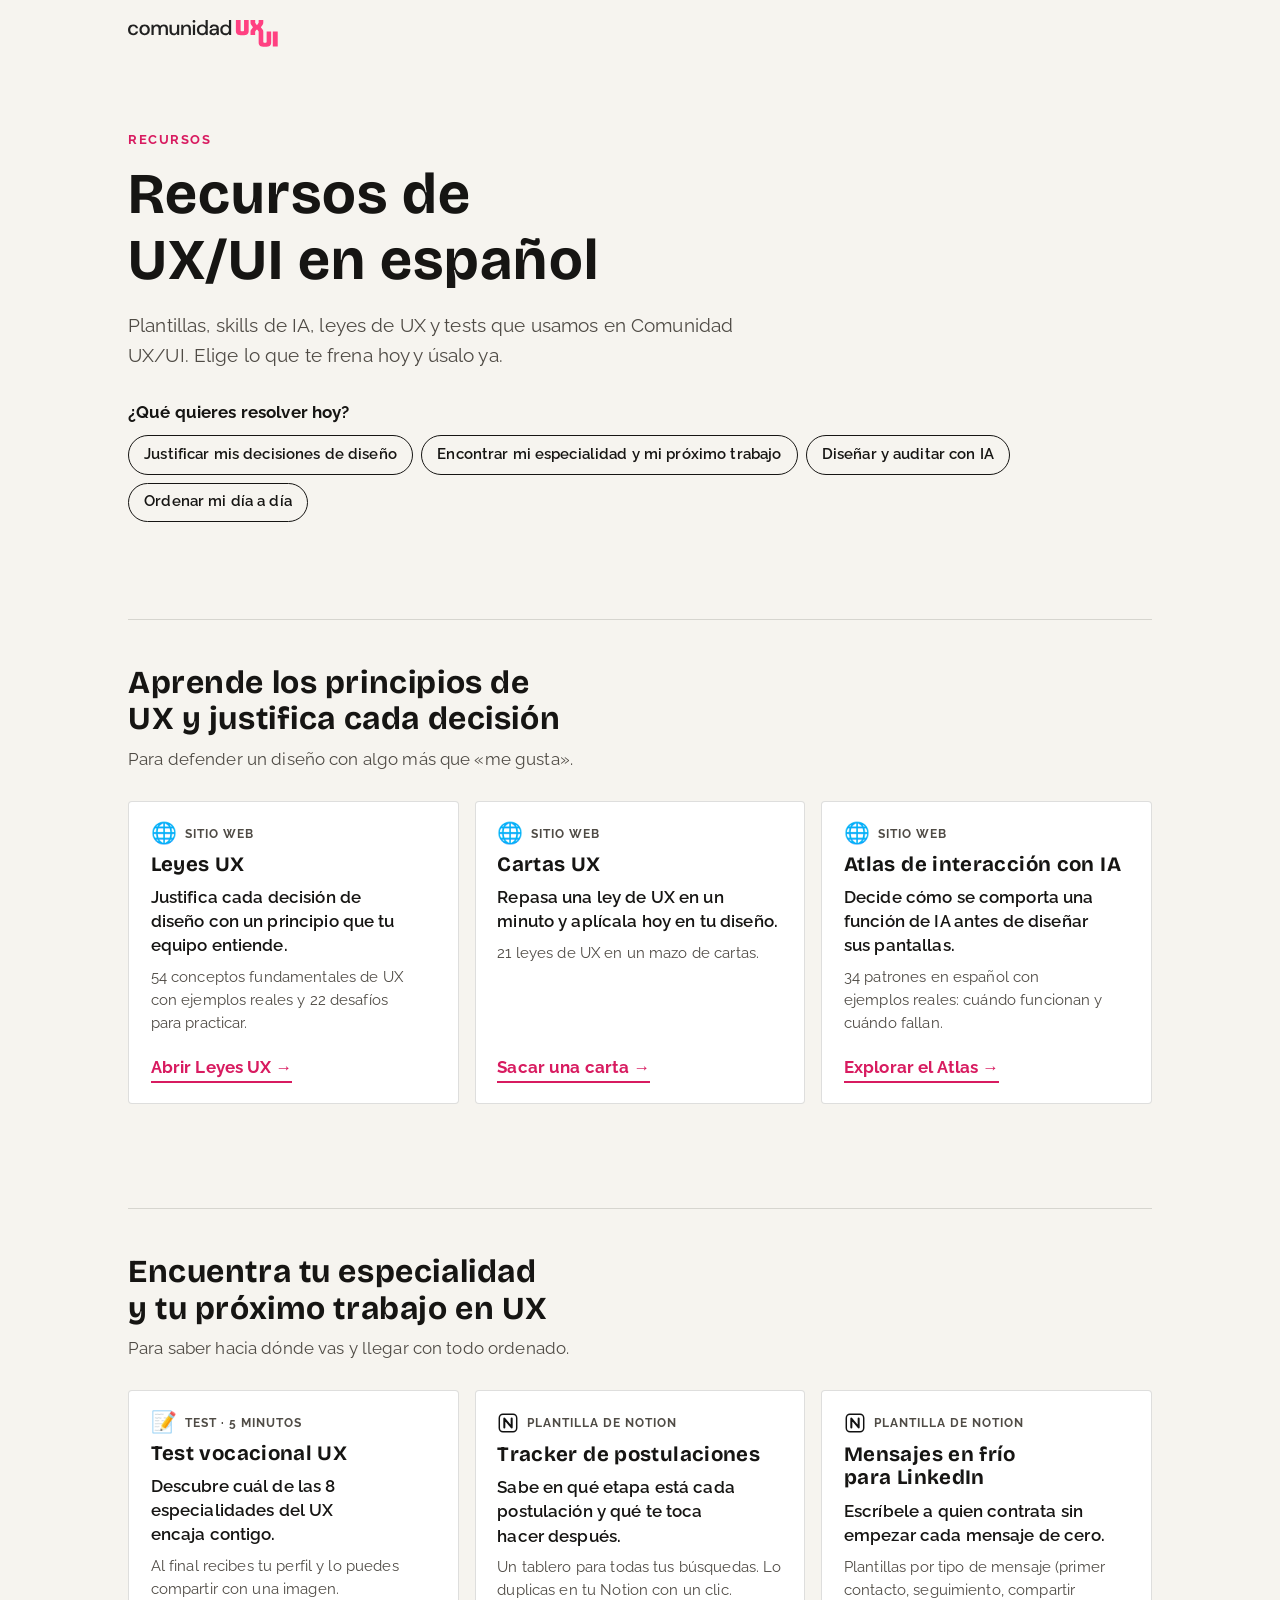
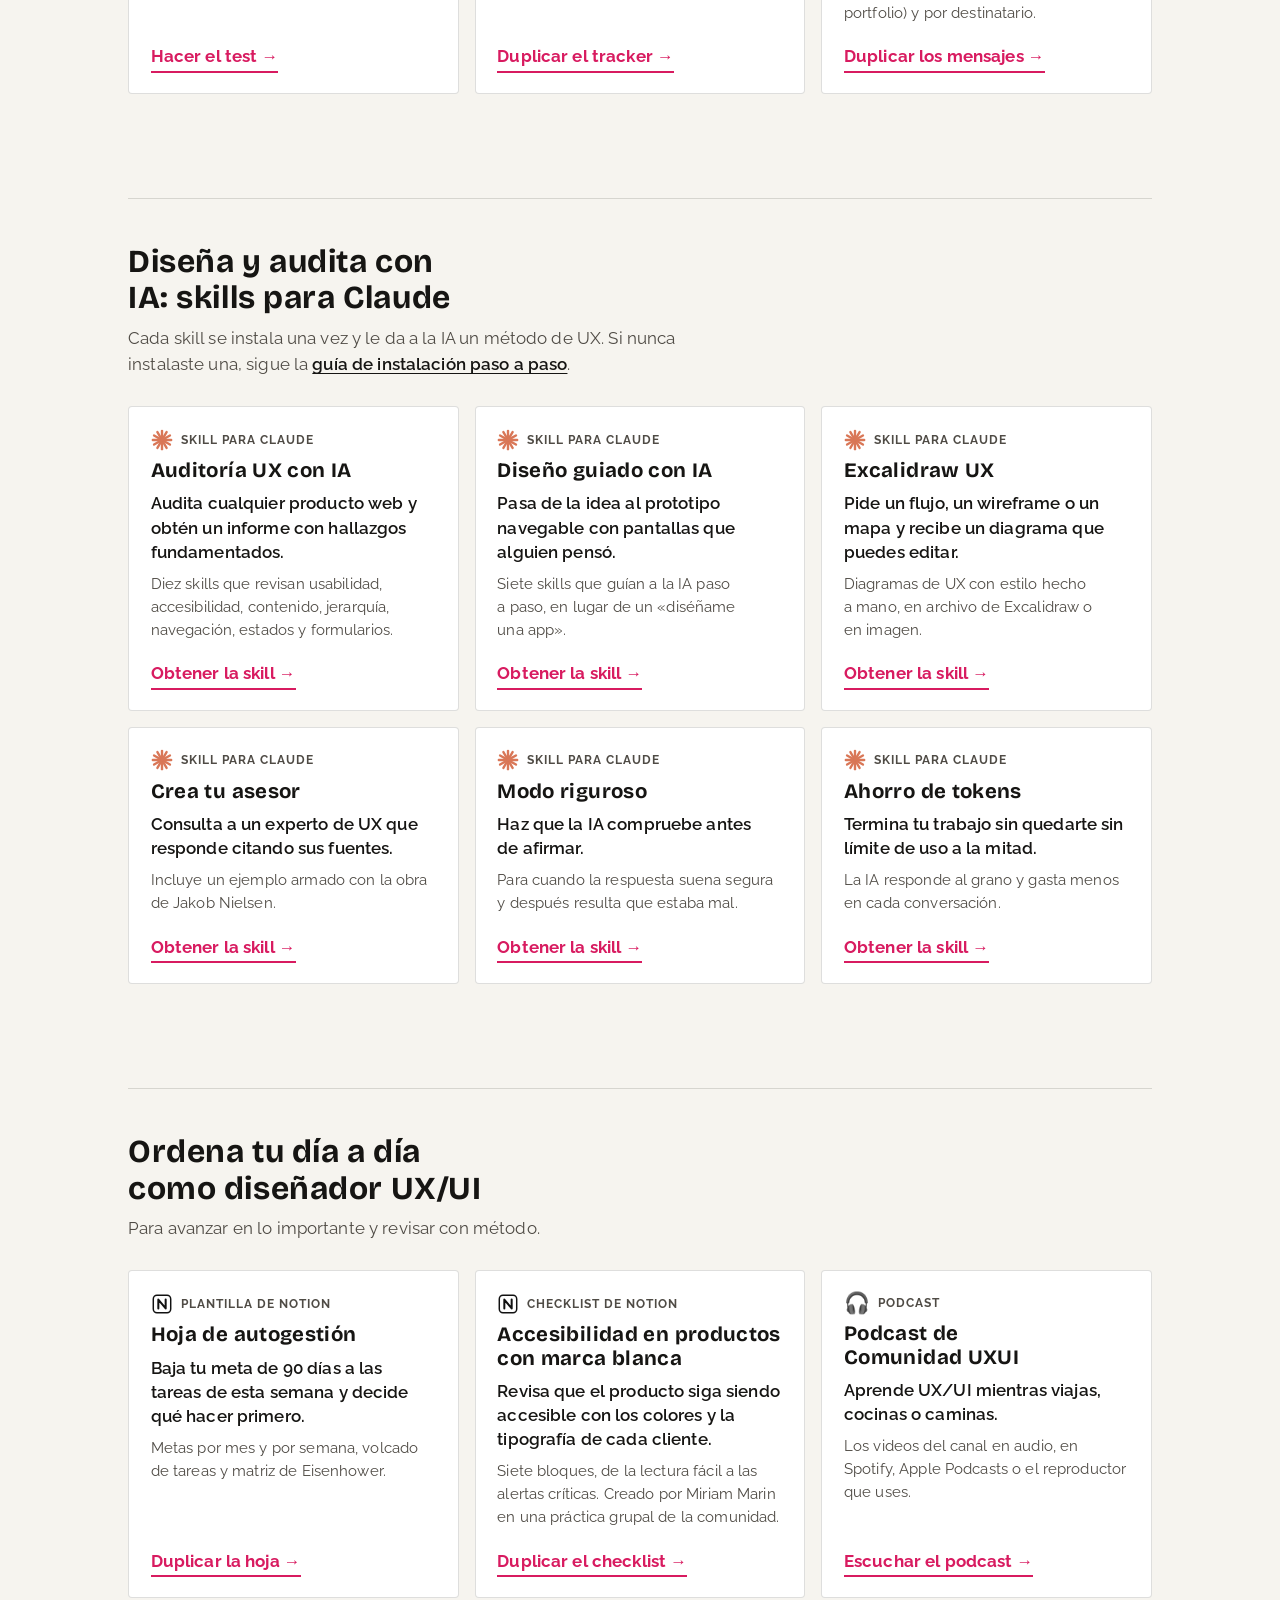
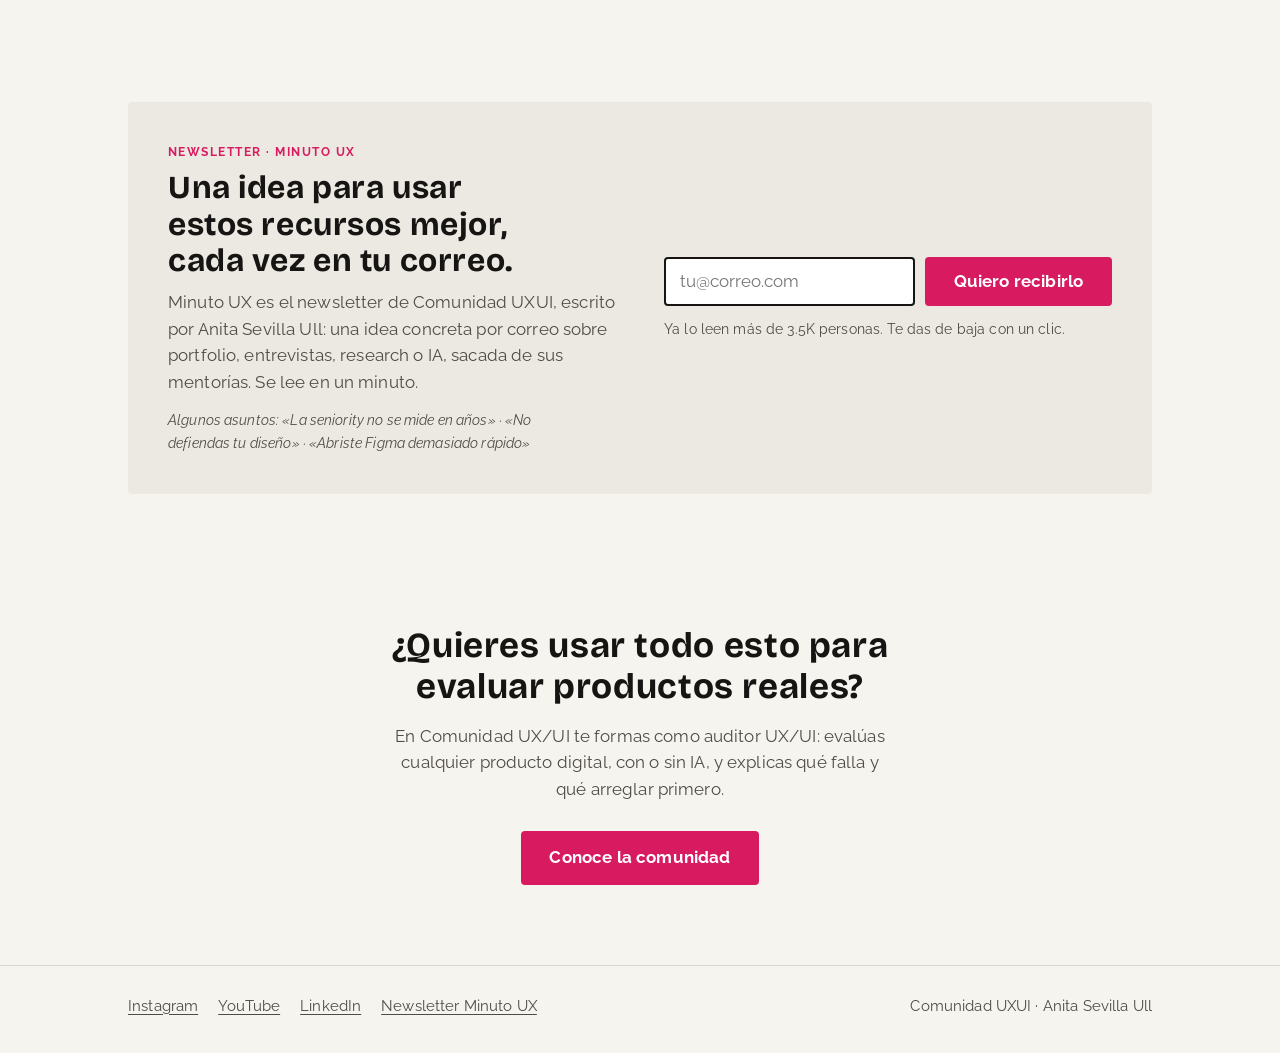
<file: recursos/index.html>
<!DOCTYPE html>
<html lang="es">
<head>
<meta charset="UTF-8">
<meta name="viewport" content="width=device-width, initial-scale=1">
<title>Recursos de UX/UI en español · Comunidad UXUI</title>
<meta name="description" content="Plantillas de Notion, skills de IA para auditar y diseñar, leyes de UX y test vocacional. Elige lo que te frena hoy y úsalo ya.">
<link rel="canonical" href="https://comunidaduxui.com/recursos/">
<meta property="og:type" content="website">
<meta property="og:site_name" content="Comunidad UXUI">
<meta property="og:url" content="https://comunidaduxui.com/recursos/">
<meta property="og:title" content="Recursos de UX/UI en español">
<meta property="og:description" content="Plantillas, skills de IA y leyes de UX para resolver lo que te frena hoy en UX/UI.">
<meta property="og:image" content="https://comunidaduxui.com/assets/og.png">
<meta property="og:image:width" content="1200">
<meta property="og:image:height" content="630">
<meta property="og:locale" content="es_LA">
<meta name="twitter:card" content="summary_large_image">
<meta name="twitter:image" content="https://comunidaduxui.com/assets/og.png">
<meta name="color-scheme" content="light dark">
<link rel="icon" href="../assets/iso.svg" type="image/svg+xml">
<link rel="alternate icon" href="../assets/favicon.png" type="image/png">
<link rel="preconnect" href="https://fonts.googleapis.com">
<link rel="preconnect" href="https://fonts.gstatic.com" crossorigin>
<link rel="stylesheet" href="https://fonts.googleapis.com/css2?family=Bricolage+Grotesque:opsz,wght@12..96,500;12..96,700&family=Raleway:wght@400;500;600;700&display=swap">

<script type="application/ld+json">
{
  "@context": "https://schema.org",
  "@graph": [
    {
      "@type": "Organization",
      "@id": "https://comunidaduxui.com/#org",
      "name": "Comunidad UXUI",
      "url": "https://comunidaduxui.com/",
      "logo": "https://comunidaduxui.com/assets/iso.svg",
      "sameAs": [
        "https://www.skool.com/comunidaduxui/about",
        "https://www.instagram.com/comunidaduxui/",
        "https://www.youtube.com/@ComunidadUXUI",
        "https://www.linkedin.com/company/comunidaduxui"
      ]
    },
    {
      "@type": "BreadcrumbList",
      "itemListElement": [
        { "@type": "ListItem", "position": 1, "name": "Comunidad UXUI", "item": "https://comunidaduxui.com/" },
        { "@type": "ListItem", "position": 2, "name": "Recursos", "item": "https://comunidaduxui.com/recursos/" }
      ]
    },
    {
      "@type": "CollectionPage",
      "@id": "https://comunidaduxui.com/recursos/#pagina",
      "url": "https://comunidaduxui.com/recursos/",
      "name": "Recursos de UX/UI en español",
      "description": "Plantillas de Notion, skills de IA para auditar y diseñar, leyes de UX y test vocacional.",
      "inLanguage": "es",
      "publisher": { "@id": "https://comunidaduxui.com/#org" },
      "mainEntity": {
        "@type": "ItemList",
        "itemListElement": [
          { "@type": "ListItem", "position": 1, "name": "Leyes UX", "url": "https://leyesux.comunidaduxui.com/" },
          { "@type": "ListItem", "position": 2, "name": "Cartas UX", "url": "https://cartasux.comunidaduxui.com/" },
          { "@type": "ListItem", "position": 3, "name": "Atlas de interacción con IA", "url": "https://patrones-ia.comunidaduxui.com/" },
          { "@type": "ListItem", "position": 4, "name": "Test vocacional UX", "url": "https://vocacional.comunidaduxui.com/" },
          { "@type": "ListItem", "position": 5, "name": "Tracker de postulaciones", "url": "https://elegant-unicorn-d6c.notion.site/f33fe4da3fb983f2a9b281a09deb3c2d" },
          { "@type": "ListItem", "position": 6, "name": "Mensajes en frío para LinkedIn", "url": "https://elegant-unicorn-d6c.notion.site/771fe4da3fb9823f8e7001242d6d2c77" },
          { "@type": "ListItem", "position": 7, "name": "Auditoría UX con IA", "url": "https://elegant-unicorn-d6c.notion.site/41afe4da3fb9814ba661ce92c9206fdd" },
          { "@type": "ListItem", "position": 8, "name": "Diseño guiado con IA", "url": "https://elegant-unicorn-d6c.notion.site/41afe4da3fb981e0b478ee679446d27e" },
          { "@type": "ListItem", "position": 9, "name": "Excalidraw UX", "url": "https://elegant-unicorn-d6c.notion.site/41afe4da3fb9813f9b33ebee861aa25f" },
          { "@type": "ListItem", "position": 10, "name": "Crea tu asesor", "url": "https://elegant-unicorn-d6c.notion.site/41afe4da3fb9817886d9d7298fa49582" },
          { "@type": "ListItem", "position": 11, "name": "Modo riguroso", "url": "https://elegant-unicorn-d6c.notion.site/41afe4da3fb98125b3ebf341011b464d" },
          { "@type": "ListItem", "position": 12, "name": "Ahorro de tokens", "url": "https://elegant-unicorn-d6c.notion.site/41afe4da3fb981e8852ec997aa7525c6" },
          { "@type": "ListItem", "position": 13, "name": "Hoja de autogestión", "url": "https://elegant-unicorn-d6c.notion.site/c68fe4da3fb983b08e7201180db36bf9" },
          { "@type": "ListItem", "position": 14, "name": "Checklist de accesibilidad para productos con marca blanca", "url": "https://elegant-unicorn-d6c.notion.site/40ffe4da3fb98190b429e85633773325" },
          { "@type": "ListItem", "position": 15, "name": "Podcast de Comunidad UXUI", "url": "https://podcast.comunidaduxui.com/" }
        ]
      }
    }
  ]
}
</script>

<style>
:root {
  --papel: #F6F4EF;
  --papel-2: #ECE9E2;
  --card: #FFFFFF;
  --tinta: #161513;
  --grafito: #4F4B45;
  --linea: rgba(22, 21, 19, .14);
  --rosa: #D81B60;
  --rosa-hover: #B8154F;
  --sobre-rosa: #FFFFFF;
  --acento: #D81B60;
  --f-display: 'Bricolage Grotesque', 'Helvetica Neue', Arial, sans-serif;
  --f-body: 'Raleway', 'Helvetica Neue', Arial, sans-serif;
  --radio: 4px;
  --gutter: clamp(1rem, 5vw, 3rem);
  --max: 1120px;
}
@media (prefers-color-scheme: dark) {
  :root {
    --papel: #161513;
    --papel-2: #1F1D1A;
    --card: #211F1B;
    --tinta: #F2EEE6;
    --grafito: #BDB6AA;
    --linea: rgba(242, 238, 230, .16);
    --rosa: #FF5C94;
    --rosa-hover: #FF7FAB;
    --sobre-rosa: #161513;
    --acento: #FF8AB4;
  }
}
*, *::before, *::after { box-sizing: border-box; }
html { -webkit-text-size-adjust: 100%; scroll-behavior: smooth; }
@media (prefers-reduced-motion: reduce) { html { scroll-behavior: auto; } }
body {
  margin: 0;
  font-family: var(--f-body);
  font-size: 1.04rem;
  line-height: 1.6;
  letter-spacing: .008em;
  color: var(--tinta);
  background: var(--papel);
}
h1, h2, h3 {
  font-family: var(--f-display);
  font-weight: 700;
  line-height: 1.14;
  letter-spacing: .018em;
  margin: 0;
  text-wrap: balance;
}
p { margin: 0; }
a { color: inherit; }
:focus-visible { outline: 3px solid var(--acento); outline-offset: 3px; border-radius: 2px; }
.wrap { width: 100%; max-width: var(--max); margin: 0 auto; padding: 0 var(--gutter); }
.visually-hidden { position: absolute; width: 1px; height: 1px; overflow: hidden; clip: rect(0 0 0 0); white-space: nowrap; }

/* Barra superior: solo el logo, vuelve a la portada */
.barra { padding-block: 1.25rem; }
.barra img { display: block; width: 150px; height: auto; }
.logo-oscuro { display: none !important; }
@media (prefers-color-scheme: dark) {
  .logo-claro { display: none !important; }
  .logo-oscuro { display: block !important; }
}

/* Encabezado */
.hero { padding-block: clamp(2rem, 7vh, 4.5rem) clamp(2rem, 5vh, 3rem); }
.eyebrow { font-size: .8rem; font-weight: 700; letter-spacing: .12em; text-transform: uppercase; color: var(--acento); margin-bottom: .75rem; }
.hero h1 { font-size: clamp(2.1rem, 7vw, 3.6rem); max-width: 16ch; }
.hero .bajada { color: var(--grafito); font-size: clamp(1.02rem, 2.4vw, 1.2rem); max-width: 52ch; margin-top: 1rem; text-wrap: pretty; }
.atajos { margin-top: 1.75rem; }
.atajos p { font-weight: 700; margin-bottom: .6rem; }
.atajos ul { list-style: none; margin: 0; padding: 0; display: flex; flex-wrap: wrap; gap: .5rem; }
.atajos a {
  display: inline-block;
  padding: .55rem .95rem;
  border: 1.5px solid var(--tinta);
  border-radius: 999px;
  text-decoration: none;
  font-weight: 600;
  font-size: .95rem;
  line-height: 1.3;
}
.atajos a:hover { background: var(--tinta); color: var(--papel); }

/* Grupos y tarjetas */
.grupo { padding-block: clamp(2rem, 6vh, 3.25rem); scroll-margin-top: 1rem; }
.grupo::before { content: ""; display: block; border-top: 1px solid var(--linea); margin-bottom: clamp(2rem, 5vh, 3rem); }
.grupo h2 { font-size: clamp(1.45rem, 3.6vw, 2rem); max-width: 26ch; }
.grupo .intro { color: var(--grafito); margin-top: .5rem; max-width: 60ch; }
.grupo .intro a { color: var(--tinta); font-weight: 600; text-underline-offset: 3px; }
.tarjetas { list-style: none; margin: 1.75rem 0 0; padding: 0; display: grid; gap: 1rem; grid-template-columns: repeat(auto-fill, minmax(min(300px, 100%), 1fr)); }
.tarjeta {
  display: flex;
  flex-direction: column;
  gap: .55rem;
  padding: 1.35rem 1.35rem 1.25rem;
  background: var(--card);
  border: 1px solid var(--linea);
  border-radius: var(--radio);
}
.tarjeta .formato { font-size: .78rem; font-weight: 700; letter-spacing: .08em; text-transform: uppercase; color: var(--grafito); }
.tarjeta .formato { display: inline-flex; align-items: center; gap: .5rem; }
.tarjeta .ico { width: 22px; height: 22px; flex: none; }
.tarjeta .ico-emoji { font-size: 1.3rem; line-height: 1; letter-spacing: 0; }
.tarjeta h3 { font-size: 1.28rem; }
.tarjeta .valor { font-weight: 600; line-height: 1.45; text-wrap: pretty; }
.tarjeta .detalle { color: var(--grafito); font-size: .96rem; line-height: 1.5; text-wrap: pretty; }
.tarjeta .accion {
  margin-top: auto;
  padding-top: .6rem;
  align-self: flex-start;
  font-weight: 700;
  color: var(--acento);
  text-decoration: none;
  border-bottom: 2px solid currentColor;
  padding-bottom: 1px;
}
.tarjeta .accion:hover { color: var(--rosa-hover); }
.tarjeta .accion::after { content: " →"; }

/* Newsletter Minuto UX (bloque compartido de los sitios) */
.nl { padding-block: clamp(2rem, 6vh, 3.25rem); }
.nl-grid { padding: clamp(1.5rem, 4vw, 2.5rem); background: var(--papel-2); border-radius: var(--radio); display: grid; grid-template-columns: repeat(auto-fit, minmax(min(280px, 100%), 1fr)); gap: 1.5rem 3rem; align-items: center; }
.nl-eyebrow { font-size: .78rem; font-weight: 700; letter-spacing: .12em; text-transform: uppercase; color: var(--acento); margin-bottom: .5rem; }
.nl-titulo { font-size: clamp(1.45rem, 3vw, 2rem); margin-bottom: .6rem; }
.nl-texto { color: var(--grafito); max-width: 46ch; }
.nl-asuntos { margin-top: .8rem; font-size: .9rem; color: var(--grafito); font-style: italic; max-width: 52ch; }
.nl-fila { display: flex; flex-wrap: wrap; gap: .6rem; }
.nl-fila input[type="email"] { flex: 1 1 220px; min-height: 48px; padding: .6rem .9rem; border: 2px solid var(--tinta); border-radius: var(--radio); background: var(--card); color: var(--tinta); font: inherit; }
.nl-nota { margin-top: .7rem; font-size: .88rem; color: var(--grafito); }
.nl-nota.is-error { color: var(--acento); font-weight: 600; }
.nl-nota.is-ok { color: var(--tinta); font-weight: 600; }
.nl-form[aria-busy="true"] .boton { opacity: .6; pointer-events: none; }

.boton {
  display: inline-block;
  min-height: 48px;
  padding: .85rem 1.8rem;
  background: var(--rosa);
  color: var(--sobre-rosa);
  border: 0;
  font-family: var(--f-body);
  font-weight: 700;
  font-size: 1.05rem;
  letter-spacing: .01em;
  text-decoration: none;
  border-radius: var(--radio);
  cursor: pointer;
  transition: background-color 160ms ease, transform 160ms ease;
}
.boton:hover { background: var(--rosa-hover); }
.boton:active { transform: scale(.98); }
@media (prefers-reduced-motion: reduce) { .boton { transition: none; } }

/* Cierre hacia la comunidad */
.cierre { text-align: center; padding-block: clamp(3rem, 9vh, 5rem); }
.cierre h2 { font-size: clamp(1.5rem, 4.2vw, 2.2rem); max-width: 24ch; margin: 0 auto; }
.cierre p { color: var(--grafito); max-width: 50ch; margin: 1rem auto 1.75rem; text-wrap: pretty; }

.pie { border-top: 1px solid var(--linea); padding: 1.75rem 0 2.25rem; font-size: .93rem; color: var(--grafito); }
.pie .wrap { display: flex; flex-wrap: wrap; gap: .75rem 1.5rem; justify-content: space-between; align-items: baseline; }
.pie ul { list-style: none; margin: 0; padding: 0; display: flex; flex-wrap: wrap; gap: .5rem 1.25rem; }
.pie a { text-underline-offset: 3px; }
.pie a:hover { color: var(--tinta); }
</style>
</head>
<body>
<svg width="0" height="0" style="position:absolute" aria-hidden="true">
  <symbol id="i-notion" viewBox="0 0 24 24"><rect x="2.5" y="2.5" width="19" height="19" rx="4" fill="#fff" stroke="#111" stroke-width="1.6"/><path d="M8 17V7.2l8 9.6V7" fill="none" stroke="#111" stroke-width="2.2" stroke-linecap="round" stroke-linejoin="round"/></symbol>
  <symbol id="i-claude" viewBox="0 0 24 24"><g stroke="#D97757" stroke-width="2.6" stroke-linecap="round"><line x1="12" y1="12" x2="22.00" y2="12.00"/><line x1="12" y1="12" x2="20.66" y2="17.00"/><line x1="12" y1="12" x2="17.00" y2="20.66"/><line x1="12" y1="12" x2="12.00" y2="22.00"/><line x1="12" y1="12" x2="7.00" y2="20.66"/><line x1="12" y1="12" x2="3.34" y2="17.00"/><line x1="12" y1="12" x2="2.00" y2="12.00"/><line x1="12" y1="12" x2="3.34" y2="7.00"/><line x1="12" y1="12" x2="7.00" y2="3.34"/><line x1="12" y1="12" x2="12.00" y2="2.00"/><line x1="12" y1="12" x2="17.00" y2="3.34"/><line x1="12" y1="12" x2="20.66" y2="7.00"/></g></symbol>
</svg>

<header class="barra wrap">
  <a href="/" aria-label="Comunidad UXUI, ir a la portada">
    <img class="logo-claro" src="../assets/horizontal-texto-negro.svg" alt="" width="150" height="27">
    <img class="logo-oscuro" src="../assets/horizontal-texto-blanco.svg" alt="" width="150" height="27">
  </a>
</header>

<main>
  <section class="hero wrap" aria-labelledby="t-recursos">
    <p class="eyebrow">Recursos</p>
    <h1 id="t-recursos">Recursos de UX/UI en español</h1>
    <p class="bajada">Plantillas, skills de IA, leyes de UX y tests que usamos en Comunidad UX/UI. Elige lo que te frena hoy y úsalo ya.</p>
    <nav class="atajos" aria-label="Ir a un grupo de recursos">
      <p>¿Qué quieres resolver hoy?</p>
      <ul>
        <li><a href="#principios">Justificar mis decisiones de diseño</a></li>
        <li><a href="#trabajo">Encontrar mi especialidad y mi próximo trabajo</a></li>
        <li><a href="#ia">Diseñar y auditar con IA</a></li>
        <li><a href="#dia-a-dia">Ordenar mi día a día</a></li>
      </ul>
    </nav>
  </section>

  <section class="grupo wrap" id="principios" aria-labelledby="t-principios">
    <h2 id="t-principios">Aprende los principios de UX y justifica cada decisión</h2>
    <p class="intro">Para defender un diseño con algo más que «me gusta».</p>
    <ul class="tarjetas">
      <li class="tarjeta">
        <span class="formato"><span class="ico-emoji" aria-hidden="true">🌐</span>Sitio web</span>
        <h3>Leyes UX</h3>
        <p class="valor">Justifica cada decisión de diseño con un principio que tu equipo entiende.</p>
        <p class="detalle">54 conceptos fundamentales de UX con ejemplos reales y 22 desafíos para practicar.</p>
        <a class="accion" data-boton="rec-leyesux" href="https://leyesux.comunidaduxui.com/">Abrir Leyes UX</a>
      </li>
      <li class="tarjeta">
        <span class="formato"><span class="ico-emoji" aria-hidden="true">🌐</span>Sitio web</span>
        <h3>Cartas UX</h3>
        <p class="valor">Repasa una ley de UX en un minuto y aplícala hoy en tu diseño.</p>
        <p class="detalle">21 leyes de UX en un mazo de cartas.</p>
        <a class="accion" data-boton="rec-cartasux" href="https://cartasux.comunidaduxui.com/">Sacar una carta</a>
      </li>
      <li class="tarjeta">
        <span class="formato"><span class="ico-emoji" aria-hidden="true">🌐</span>Sitio web</span>
        <h3>Atlas de interacción con IA</h3>
        <p class="valor">Decide cómo se comporta una función de IA antes de diseñar sus pantallas.</p>
        <p class="detalle">34 patrones en español con ejemplos reales: cuándo funcionan y cuándo fallan.</p>
        <a class="accion" data-boton="rec-atlas" href="https://patrones-ia.comunidaduxui.com/">Explorar el Atlas</a>
      </li>
    </ul>
  </section>

  <section class="grupo wrap" id="trabajo" aria-labelledby="t-trabajo">
    <h2 id="t-trabajo">Encuentra tu especialidad y tu próximo trabajo en UX</h2>
    <p class="intro">Para saber hacia dónde vas y llegar con todo ordenado.</p>
    <ul class="tarjetas">
      <li class="tarjeta">
        <span class="formato"><span class="ico-emoji" aria-hidden="true">📝</span>Test · 5 minutos</span>
        <h3>Test vocacional UX</h3>
        <p class="valor">Descubre cuál de las 8 especialidades del UX encaja contigo.</p>
        <p class="detalle">Al final recibes tu perfil y lo puedes compartir con una imagen.</p>
        <a class="accion" data-boton="rec-vocacional" href="https://vocacional.comunidaduxui.com/">Hacer el test</a>
      </li>
      <li class="tarjeta">
        <span class="formato"><svg class="ico" aria-hidden="true"><use href="#i-notion"/></svg>Plantilla de Notion</span>
        <h3>Tracker de postulaciones</h3>
        <p class="valor">Sabe en qué etapa está cada postulación y qué te toca hacer después.</p>
        <p class="detalle">Un tablero para todas tus búsquedas. Lo duplicas en tu Notion con un clic.</p>
        <a class="accion" data-boton="rec-tracker" href="https://elegant-unicorn-d6c.notion.site/f33fe4da3fb983f2a9b281a09deb3c2d">Duplicar el tracker</a>
      </li>
      <li class="tarjeta">
        <span class="formato"><svg class="ico" aria-hidden="true"><use href="#i-notion"/></svg>Plantilla de Notion</span>
        <h3>Mensajes en frío para LinkedIn</h3>
        <p class="valor">Escríbele a quien contrata sin empezar cada mensaje de cero.</p>
        <p class="detalle">Plantillas por tipo de mensaje (primer contacto, seguimiento, compartir portfolio) y por destinatario.</p>
        <a class="accion" data-boton="rec-linkedin" href="https://elegant-unicorn-d6c.notion.site/771fe4da3fb9823f8e7001242d6d2c77">Duplicar los mensajes</a>
      </li>
    </ul>
  </section>

  <section class="grupo wrap" id="ia" aria-labelledby="t-ia">
    <h2 id="t-ia">Diseña y audita con IA: skills para Claude</h2>
    <p class="intro">Cada skill se instala una vez y le da a la IA un método de UX. Si nunca instalaste una, sigue la <a data-boton="rec-instalar" href="https://elegant-unicorn-d6c.notion.site/41afe4da3fb9819eaddac42060168977">guía de instalación paso a paso</a>.</p>
    <ul class="tarjetas">
      <li class="tarjeta">
        <span class="formato"><svg class="ico" aria-hidden="true"><use href="#i-claude"/></svg>Skill para Claude</span>
        <h3>Auditoría UX con IA</h3>
        <p class="valor">Audita cualquier producto web y obtén un informe con hallazgos fundamentados.</p>
        <p class="detalle">Diez skills que revisan usabilidad, accesibilidad, contenido, jerarquía, navegación, estados y formularios.</p>
        <a class="accion" data-boton="rec-sk-auditoria" href="https://elegant-unicorn-d6c.notion.site/41afe4da3fb9814ba661ce92c9206fdd">Obtener la skill</a>
      </li>
      <li class="tarjeta">
        <span class="formato"><svg class="ico" aria-hidden="true"><use href="#i-claude"/></svg>Skill para Claude</span>
        <h3>Diseño guiado con IA</h3>
        <p class="valor">Pasa de la idea al prototipo navegable con pantallas que alguien pensó.</p>
        <p class="detalle">Siete skills que guían a la IA paso a paso, en lugar de un «diséñame una app».</p>
        <a class="accion" data-boton="rec-sk-diseno" href="https://elegant-unicorn-d6c.notion.site/41afe4da3fb981e0b478ee679446d27e">Obtener la skill</a>
      </li>
      <li class="tarjeta">
        <span class="formato"><svg class="ico" aria-hidden="true"><use href="#i-claude"/></svg>Skill para Claude</span>
        <h3>Excalidraw UX</h3>
        <p class="valor">Pide un flujo, un wireframe o un mapa y recibe un diagrama que puedes editar.</p>
        <p class="detalle">Diagramas de UX con estilo hecho a mano, en archivo de Excalidraw o en imagen.</p>
        <a class="accion" data-boton="rec-sk-excalidraw" href="https://elegant-unicorn-d6c.notion.site/41afe4da3fb9813f9b33ebee861aa25f">Obtener la skill</a>
      </li>
      <li class="tarjeta">
        <span class="formato"><svg class="ico" aria-hidden="true"><use href="#i-claude"/></svg>Skill para Claude</span>
        <h3>Crea tu asesor</h3>
        <p class="valor">Consulta a un experto de UX que responde citando sus fuentes.</p>
        <p class="detalle">Incluye un ejemplo armado con la obra de Jakob Nielsen.</p>
        <a class="accion" data-boton="rec-sk-asesor" href="https://elegant-unicorn-d6c.notion.site/41afe4da3fb9817886d9d7298fa49582">Obtener la skill</a>
      </li>
      <li class="tarjeta">
        <span class="formato"><svg class="ico" aria-hidden="true"><use href="#i-claude"/></svg>Skill para Claude</span>
        <h3>Modo riguroso</h3>
        <p class="valor">Haz que la IA compruebe antes de afirmar.</p>
        <p class="detalle">Para cuando la respuesta suena segura y después resulta que estaba mal.</p>
        <a class="accion" data-boton="rec-sk-riguroso" href="https://elegant-unicorn-d6c.notion.site/41afe4da3fb98125b3ebf341011b464d">Obtener la skill</a>
      </li>
      <li class="tarjeta">
        <span class="formato"><svg class="ico" aria-hidden="true"><use href="#i-claude"/></svg>Skill para Claude</span>
        <h3>Ahorro de tokens</h3>
        <p class="valor">Termina tu trabajo sin quedarte sin límite de uso a la mitad.</p>
        <p class="detalle">La IA responde al grano y gasta menos en cada conversación.</p>
        <a class="accion" data-boton="rec-sk-tokens" href="https://elegant-unicorn-d6c.notion.site/41afe4da3fb981e8852ec997aa7525c6">Obtener la skill</a>
      </li>
    </ul>
  </section>

  <section class="grupo wrap" id="dia-a-dia" aria-labelledby="t-dia">
    <h2 id="t-dia">Ordena tu día a día como diseñador UX/UI</h2>
    <p class="intro">Para avanzar en lo importante y revisar con método.</p>
    <ul class="tarjetas">
      <li class="tarjeta">
        <span class="formato"><svg class="ico" aria-hidden="true"><use href="#i-notion"/></svg>Plantilla de Notion</span>
        <h3>Hoja de autogestión</h3>
        <p class="valor">Baja tu meta de 90 días a las tareas de esta semana y decide qué hacer primero.</p>
        <p class="detalle">Metas por mes y por semana, volcado de tareas y matriz de Eisenhower.</p>
        <a class="accion" data-boton="rec-autogestion" href="https://elegant-unicorn-d6c.notion.site/c68fe4da3fb983b08e7201180db36bf9">Duplicar la hoja</a>
      </li>
      <li class="tarjeta">
        <span class="formato"><svg class="ico" aria-hidden="true"><use href="#i-notion"/></svg>Checklist de Notion</span>
        <h3>Accesibilidad en productos con marca blanca</h3>
        <p class="valor">Revisa que el producto siga siendo accesible con los colores y la tipografía de cada cliente.</p>
        <p class="detalle">Siete bloques, de la lectura fácil a las alertas críticas. Creado por Miriam Marin en una práctica grupal de la comunidad.</p>
        <a class="accion" data-boton="rec-marcablanca" href="https://elegant-unicorn-d6c.notion.site/40ffe4da3fb98190b429e85633773325">Duplicar el checklist</a>
      </li>
      <li class="tarjeta">
        <span class="formato"><span class="ico-emoji" aria-hidden="true">🎧</span>Podcast</span>
        <h3>Podcast de Comunidad UXUI</h3>
        <p class="valor">Aprende UX/UI mientras viajas, cocinas o caminas.</p>
        <p class="detalle">Los videos del canal en audio, en Spotify, Apple Podcasts o el reproductor que uses.</p>
        <a class="accion" data-boton="rec-podcast" href="https://podcast.comunidaduxui.com/">Escuchar el podcast</a>
      </li>
    </ul>
  </section>

  <section class="nl wrap" aria-labelledby="nl-titulo">
    <div class="nl-grid">
      <div>
        <p class="nl-eyebrow">Newsletter · Minuto UX</p>
        <h2 class="nl-titulo" id="nl-titulo">Una idea para usar estos recursos mejor, cada vez en tu correo.</h2>
        <p class="nl-texto">Minuto UX es el newsletter de Comunidad UXUI, escrito por Anita Sevilla Ull: una idea concreta por correo sobre portfolio, entrevistas, research o IA, sacada de sus mentorías. Se lee en un minuto.</p>
        <p class="nl-asuntos">Algunos asuntos: «La seniority no se mide en años» · «No defiendas tu diseño» · «Abriste Figma demasiado rápido»</p>
      </div>
      <form class="nl-form" action="https://app.kit.com/forms/9994514/subscriptions" method="post" data-nl>
        <div class="nl-fila">
          <label class="visually-hidden" for="nl-email">Tu correo</label>
          <input id="nl-email" name="email_address" type="email" autocomplete="email" placeholder="tu@correo.com" required>
          <input type="hidden" name="fields[origen]" value="recursos">
          <button class="boton" type="submit">Quiero recibirlo</button>
        </div>
        <p class="nl-nota" data-nl-estado role="status">Ya lo leen más de 3.5K personas. Te das de baja con un clic.</p>
      </form>
    </div>
  </section>

  <section class="cierre wrap" aria-labelledby="t-cierre">
    <h2 id="t-cierre">¿Quieres usar todo esto para evaluar productos reales?</h2>
    <p>En Comunidad UX/UI te formas como auditor UX/UI: evalúas cualquier producto digital, con o sin IA, y explicas qué falla y qué arreglar primero.</p>
    <a class="boton" data-boton="rec-comunidad" href="https://www.skool.com/comunidaduxui/about">Conoce la comunidad</a>
  </section>
</main>

<footer class="pie">
  <div class="wrap">
    <ul>
      <li><a href="https://www.instagram.com/comunidaduxui/">Instagram</a></li>
      <li><a href="https://www.youtube.com/@ComunidadUXUI">YouTube</a></li>
      <li><a href="https://www.linkedin.com/company/comunidaduxui">LinkedIn</a></li>
      <li><a href="https://comunidad-uxui.kit.com/fb40f8e711">Newsletter Minuto UX</a></li>
    </ul>
    <p>Comunidad UXUI · Anita Sevilla Ull</p>
  </div>
</footer>

<script>
/* Newsletter Minuto UX (Kit). Sin JavaScript, el formulario se envía a Kit y muestra su propia página. */
document.querySelectorAll('[data-nl]').forEach(function (f) {
  f.addEventListener('submit', async function (e) {
    e.preventDefault();
    var estado = f.querySelector('[data-nl-estado]');
    var decir = function (txt, tipo) { estado.textContent = txt; estado.className = 'nl-nota' + (tipo ? ' is-' + tipo : ''); };
    f.setAttribute('aria-busy', 'true');
    try {
      var r = await fetch(f.action, { method: 'POST', body: new FormData(f), headers: { Accept: 'application/json' } });
      var d = await r.json().catch(function () { return {}; });
      if (d.status === 'success') { decir('Listo. Te enviamos un correo para confirmar la suscripción.', 'ok'); f.reset(); registrar('clic_boton', 'rec-newsletter'); }
      else decir('Revisa el correo: parece que falta algo o tiene un error.', 'error');
    } catch (err) { decir('No se pudo enviar. Revisa tu conexión e intenta de nuevo.', 'error'); }
    f.removeAttribute('aria-busy');
  });
});

/* Medición propia: misma tabla site_events que la portada. Visita con detalle «recursos»;
   cada clic guarda qué recurso se abrió. Sin cookies ni datos personales. */
var registrar = function () {};
(function () {
  if (navigator.webdriver || !/(^|\.)comunidaduxui\.com$/.test(location.hostname)) return;
  var URL_EVENTOS = 'https://ypmowaaxoyuknlmwmyth.supabase.co/rest/v1/site_events';
  var CLAVE = 'eyJhbGciOiJIUzI1NiIsInR5cCI6IkpXVCJ9.eyJpc3MiOiJzdXBhYmFzZSIsInJlZiI6InlwbW93YWF4b3l1a25sbXdteXRoIiwicm9sZSI6ImFub24iLCJpYXQiOjE3NzcwNzk1ODEsImV4cCI6MjA5MjY1NTU4MX0.r9c_VB5H-kUmICseEc5La-VZ2_jKlAdAuDlWIIVVh1w';
  var id;
  try { id = sessionStorage.getItem('visita_rec_id'); } catch (e) {}
  var esNueva = !id;
  if (!id) {
    id = (crypto.randomUUID ? crypto.randomUUID() : String(Date.now()) + Math.random().toString(16).slice(2)).slice(0, 36);
    try { sessionStorage.setItem('visita_rec_id', id); } catch (e) {}
  }
  var origen = 'directo';
  try { if (document.referrer) origen = new URL(document.referrer).hostname.replace(/^www\./, ''); } catch (e) {}
  var dispositivo = matchMedia('(max-width: 720px)').matches ? 'celular' : 'escritorio';
  registrar = function (evento, detalle) {
    try {
      fetch(URL_EVENTOS, {
        method: 'POST',
        keepalive: true,
        headers: { 'Content-Type': 'application/json', apikey: CLAVE, Authorization: 'Bearer ' + CLAVE, Prefer: 'return=minimal' },
        body: JSON.stringify({ site: 'comunidaduxui.com', event: evento, detalle: detalle || null, visita_id: id, origen: origen, dispositivo: dispositivo })
      }).catch(function () {});
    } catch (e) {}
  };
  if (esNueva) registrar('visita', 'recursos');
  document.querySelectorAll('[data-boton]').forEach(function (b) {
    b.addEventListener('click', function () { registrar('clic_boton', b.getAttribute('data-boton')); });
  });
})();
</script>

</body>
</html>
</file>
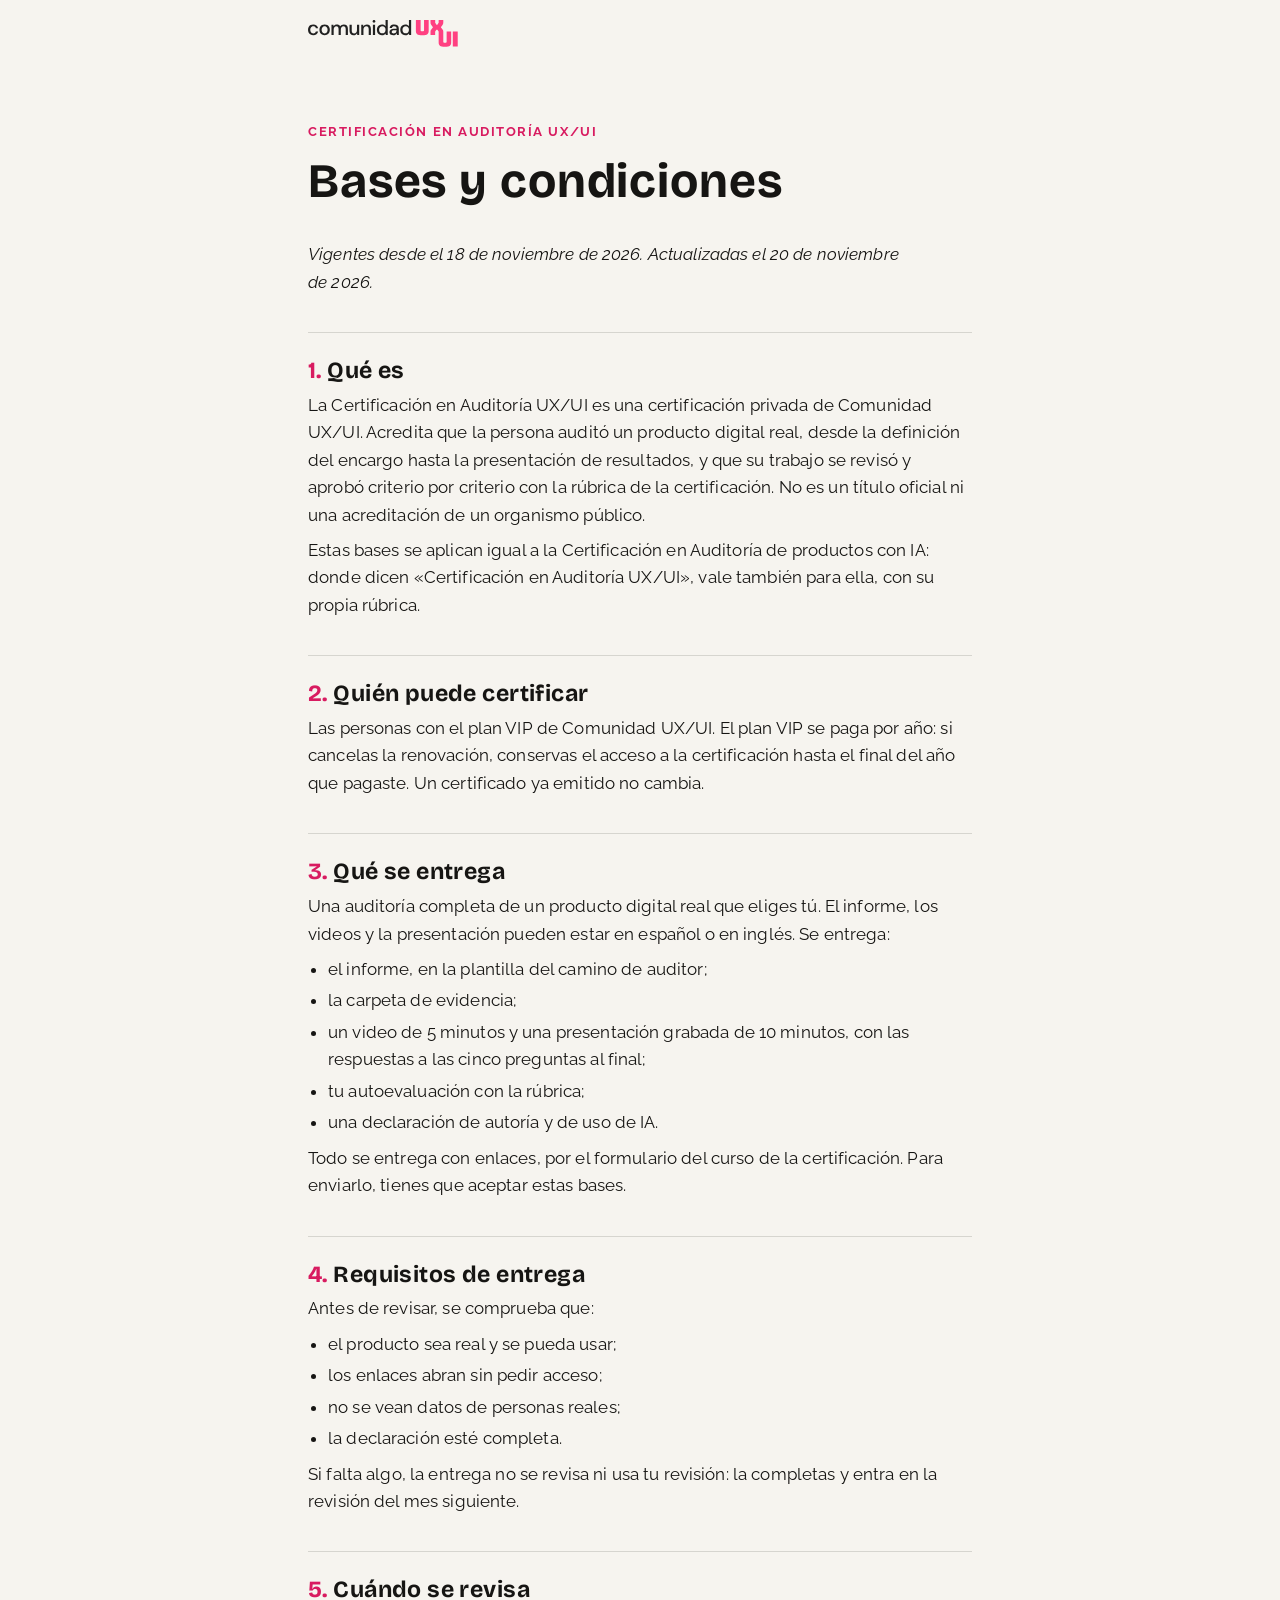
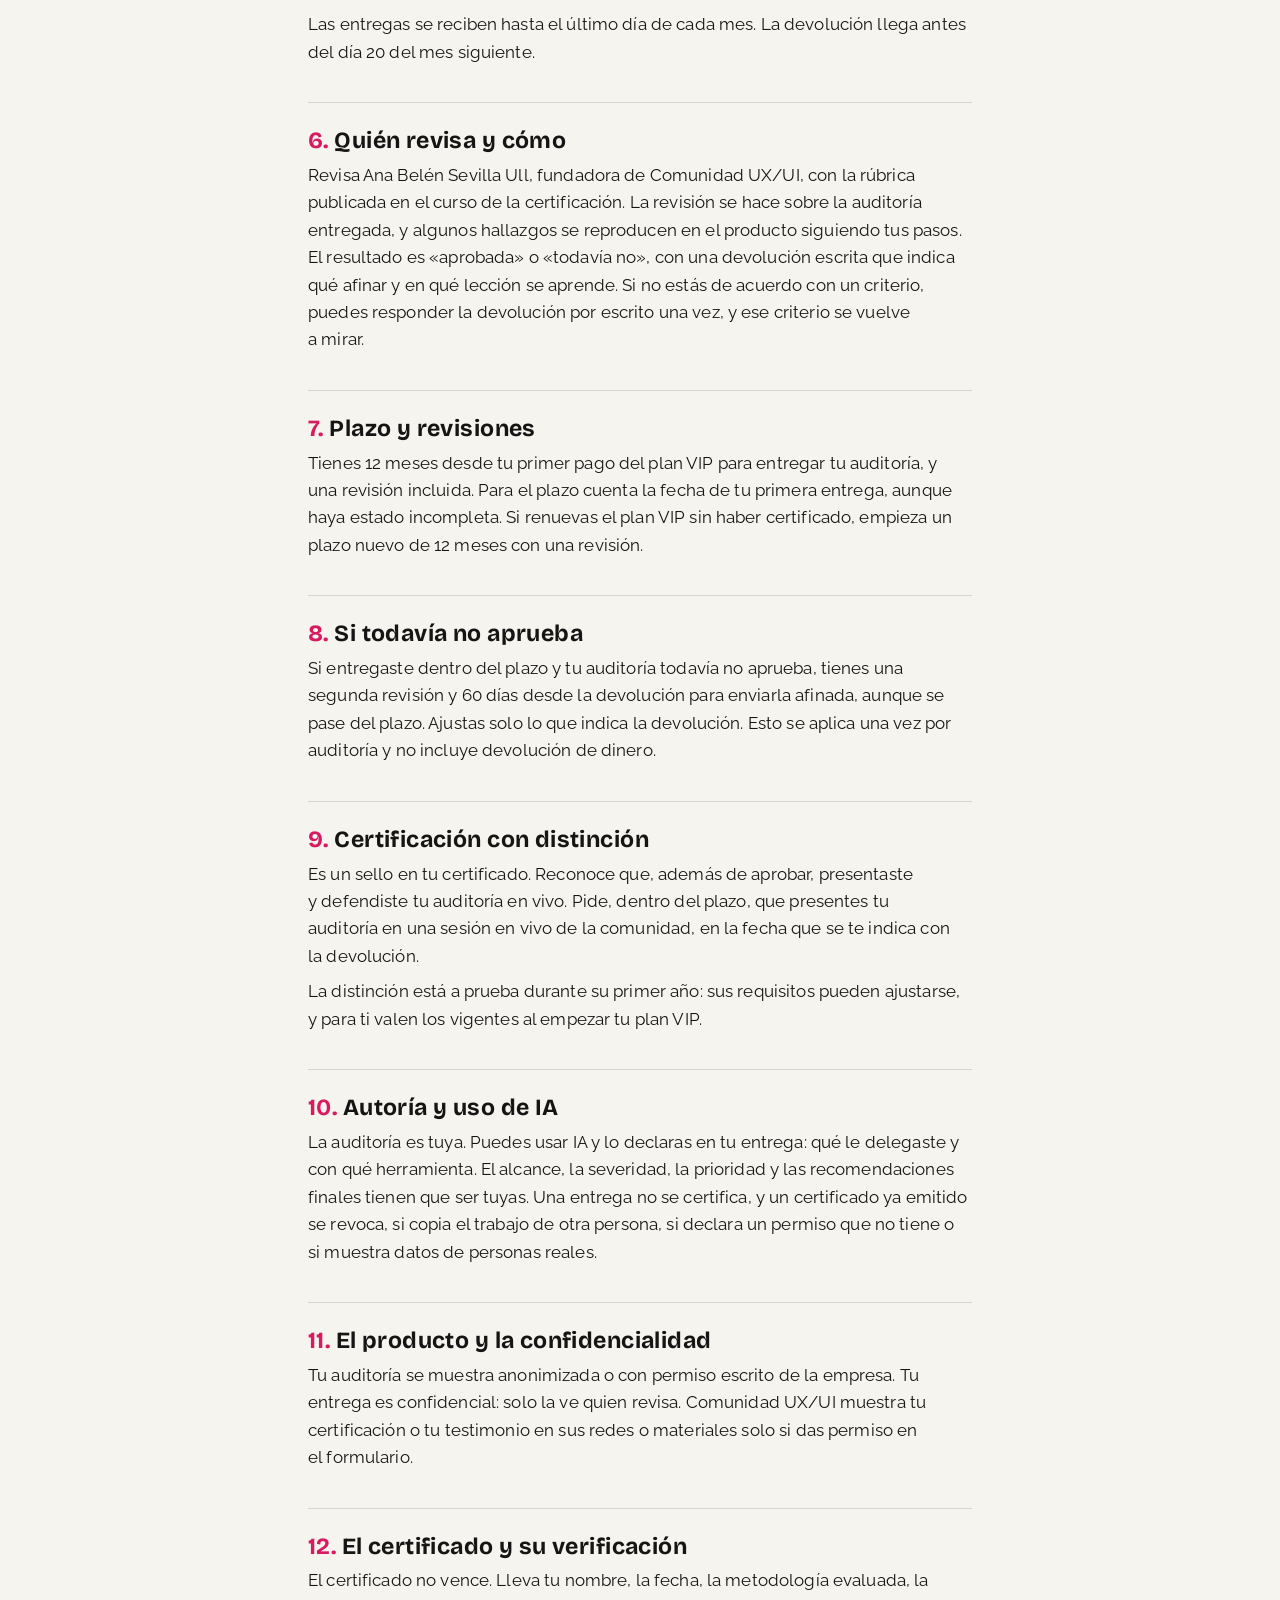
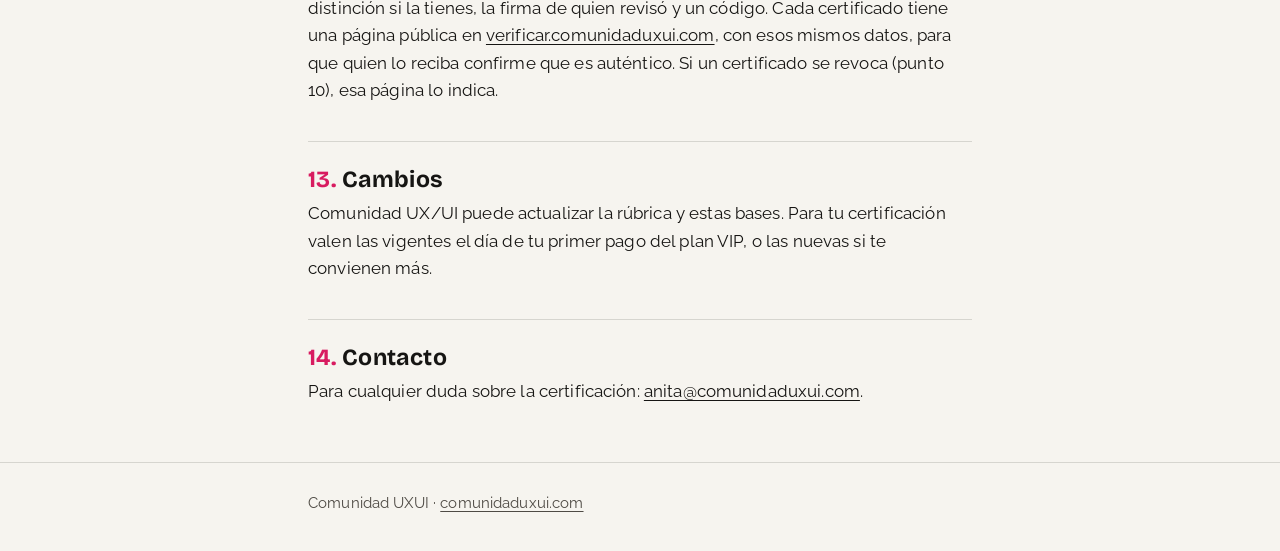
<file: certificacion/bases/index.html>
<!DOCTYPE html>
<html lang="es">
<head>
<meta charset="UTF-8">
<meta name="viewport" content="width=device-width, initial-scale=1">
<title>Bases y condiciones · Certificación en Auditoría UX/UI · Comunidad UXUI</title>
<meta name="description" content="Bases y condiciones de la Certificación en Auditoría UX/UI de Comunidad UXUI: qué se entrega, cómo se revisa, plazos, distinción y verificación del certificado.">
<link rel="canonical" href="https://comunidaduxui.com/certificacion/bases/">
<meta property="og:type" content="website">
<meta property="og:site_name" content="Comunidad UXUI">
<meta property="og:url" content="https://comunidaduxui.com/certificacion/bases/">
<meta property="og:title" content="Bases y condiciones de la Certificación en Auditoría UX/UI">
<meta property="og:description" content="Qué se entrega, cómo se revisa, plazos, distinción y verificación del certificado.">
<meta property="og:image" content="https://comunidaduxui.com/assets/og.png">
<meta property="og:locale" content="es_LA">
<meta name="color-scheme" content="light dark">
<link rel="icon" href="/assets/iso.svg" type="image/svg+xml">
<link rel="alternate icon" href="/assets/favicon.png" type="image/png">
<link rel="preconnect" href="https://fonts.googleapis.com">
<link rel="preconnect" href="https://fonts.gstatic.com" crossorigin>
<link rel="stylesheet" href="https://fonts.googleapis.com/css2?family=Bricolage+Grotesque:opsz,wght@12..96,500;12..96,700&family=Raleway:wght@400;500;600;700&display=swap">
<style>
:root { --papel:#F6F4EF; --card:#FFFFFF; --tinta:#161513; --grafito:#4F4B45; --linea:rgba(22,21,19,.14); --acento:#D81B60;
  --f-display:'Bricolage Grotesque','Helvetica Neue',Arial,sans-serif; --f-body:'Raleway','Helvetica Neue',Arial,sans-serif; --gutter:clamp(1rem,5vw,3rem); }
@media (prefers-color-scheme: dark) { :root { --papel:#161513; --card:#211F1B; --tinta:#F2EEE6; --grafito:#BDB6AA; --linea:rgba(242,238,230,.16); --acento:#FF8AB4; } }
*,*::before,*::after { box-sizing:border-box; }
html { -webkit-text-size-adjust:100%; }
body { margin:0; font-family:var(--f-body); font-size:1.04rem; line-height:1.65; letter-spacing:.008em; color:var(--tinta); background:var(--papel); }
a { color:inherit; text-underline-offset:3px; }
:focus-visible { outline:3px solid var(--acento); outline-offset:3px; border-radius:2px; }
.wrap { width:100%; max-width:760px; margin:0 auto; padding:0 var(--gutter); }
.barra { padding-block:1.25rem; }
.barra img { display:block; width:150px; height:auto; }
.logo-oscuro { display:none !important; }
@media (prefers-color-scheme: dark) { .logo-claro { display:none !important; } .logo-oscuro { display:block !important; } }
.hero { padding-block:clamp(1.5rem,6vh,3.5rem) 1.5rem; }
.eyebrow { font-size:.8rem; font-weight:700; letter-spacing:.12em; text-transform:uppercase; color:var(--acento); margin:0 0 .75rem; }
h1, h2 { font-family:var(--f-display); font-weight:700; line-height:1.15; letter-spacing:.018em; text-wrap:balance; }
h1 { font-size:clamp(1.9rem,6vw,3rem); margin:0; }
.vigencia { color:var(--grafito); margin-top:.75rem; }
article { padding-bottom:3rem; }
article h2 { font-size:clamp(1.2rem,3vw,1.45rem); margin:2.25rem 0 .5rem; padding-top:1.5rem; border-top:1px solid var(--linea); scroll-margin-top:1rem; }
article h2 .n { color:var(--acento); }
article p { margin:.5rem 0; max-width:66ch; text-wrap:pretty; }
article ul { margin:.5rem 0; padding-left:1.25rem; max-width:64ch; }
article li { margin:.25rem 0; }
.pie { border-top:1px solid var(--linea); padding:1.75rem 0 2.25rem; font-size:.93rem; color:var(--grafito); }
</style>
</head>
<body>
<header class="barra wrap">
  <a href="/" aria-label="Comunidad UXUI, ir a la portada">
    <img class="logo-claro" src="/assets/horizontal-texto-negro.svg" alt="" width="150" height="27">
    <img class="logo-oscuro" src="/assets/horizontal-texto-blanco.svg" alt="" width="150" height="27">
  </a>
</header>
<main class="wrap">
  <div class="hero">
    <p class="eyebrow">Certificación en Auditoría UX/UI</p>
    <h1>Bases y condiciones</h1>
  </div>
  <article>
<p><em>Vigentes desde el 18 de noviembre de 2026. Actualizadas el 20 de noviembre de 2026.</em></p>
<h2 id="p1"><span class="n">1.</span> Qué es</h2>
<p>La Certificación en Auditoría UX/UI es una certificación privada de Comunidad UX/UI. Acredita que la persona auditó un producto digital real, desde la definición del encargo hasta la presentación de resultados, y que su trabajo se revisó y aprobó criterio por criterio con la rúbrica de la certificación. No es un título oficial ni una acreditación de un organismo público.</p>
<p>Estas bases se aplican igual a la Certificación en Auditoría de productos con IA: donde dicen «Certificación en Auditoría UX/UI», vale también para ella, con su propia rúbrica.</p>
<h2 id="p2"><span class="n">2.</span> Quién puede certificar</h2>
<p>Las personas con el plan VIP de Comunidad UX/UI. El plan VIP se paga por año: si cancelas la renovación, conservas el acceso a la certificación hasta el final del año que pagaste. Un certificado ya emitido no cambia.</p>
<h2 id="p3"><span class="n">3.</span> Qué se entrega</h2>
<p>Una auditoría completa de un producto digital real que eliges tú. El informe, los videos y la presentación pueden estar en español o en inglés. Se entrega:</p>
<ul>
  <li>el informe, en la plantilla del camino de auditor;</li>
  <li>la carpeta de evidencia;</li>
  <li>un video de 5 minutos y una presentación grabada de 10 minutos, con las respuestas a las cinco preguntas al final;</li>
  <li>tu autoevaluación con la rúbrica;</li>
  <li>una declaración de autoría y de uso de IA.</li>
</ul>
<p>Todo se entrega con enlaces, por el formulario del curso de la certificación. Para enviarlo, tienes que aceptar estas bases.</p>
<h2 id="p4"><span class="n">4.</span> Requisitos de entrega</h2>
<p>Antes de revisar, se comprueba que:</p>
<ul>
  <li>el producto sea real y se pueda usar;</li>
  <li>los enlaces abran sin pedir acceso;</li>
  <li>no se vean datos de personas reales;</li>
  <li>la declaración esté completa.</li>
</ul>
<p>Si falta algo, la entrega no se revisa ni usa tu revisión: la completas y entra en la revisión del mes siguiente.</p>
<h2 id="p5"><span class="n">5.</span> Cuándo se revisa</h2>
<p>Las entregas se reciben hasta el último día de cada mes. La devolución llega antes del día 20 del mes siguiente.</p>
<h2 id="p6"><span class="n">6.</span> Quién revisa y cómo</h2>
<p>Revisa Ana Belén Sevilla Ull, fundadora de Comunidad UX/UI, con la rúbrica publicada en el curso de la certificación. La revisión se hace sobre la auditoría entregada, y algunos hallazgos se reproducen en el producto siguiendo tus pasos. El resultado es «aprobada» o «todavía no», con una devolución escrita que indica qué afinar y en qué lección se aprende. Si no estás de acuerdo con un criterio, puedes responder la devolución por escrito una vez, y ese criterio se vuelve a mirar.</p>
<h2 id="p7"><span class="n">7.</span> Plazo y revisiones</h2>
<p>Tienes 12 meses desde tu primer pago del plan VIP para entregar tu auditoría, y una revisión incluida. Para el plazo cuenta la fecha de tu primera entrega, aunque haya estado incompleta. Si renuevas el plan VIP sin haber certificado, empieza un plazo nuevo de 12 meses con una revisión.</p>
<h2 id="p8"><span class="n">8.</span> Si todavía no aprueba</h2>
<p>Si entregaste dentro del plazo y tu auditoría todavía no aprueba, tienes una segunda revisión y 60 días desde la devolución para enviarla afinada, aunque se pase del plazo. Ajustas solo lo que indica la devolución. Esto se aplica una vez por auditoría y no incluye devolución de dinero.</p>
<h2 id="p9"><span class="n">9.</span> Certificación con distinción</h2>
<p>Es un sello en tu certificado. Reconoce que, además de aprobar, presentaste y defendiste tu auditoría en vivo. Pide, dentro del plazo, que presentes tu auditoría en una sesión en vivo de la comunidad, en la fecha que se te indica con la devolución.</p>
<p>La distinción está a prueba durante su primer año: sus requisitos pueden ajustarse, y para ti valen los vigentes al empezar tu plan VIP.</p>
<h2 id="p10"><span class="n">10.</span> Autoría y uso de IA</h2>
<p>La auditoría es tuya. Puedes usar IA y lo declaras en tu entrega: qué le delegaste y con qué herramienta. El alcance, la severidad, la prioridad y las recomendaciones finales tienen que ser tuyas. Una entrega no se certifica, y un certificado ya emitido se revoca, si copia el trabajo de otra persona, si declara un permiso que no tiene o si muestra datos de personas reales.</p>
<h2 id="p11"><span class="n">11.</span> El producto y la confidencialidad</h2>
<p>Tu auditoría se muestra anonimizada o con permiso escrito de la empresa. Tu entrega es confidencial: solo la ve quien revisa. Comunidad UX/UI muestra tu certificación o tu testimonio en sus redes o materiales solo si das permiso en el formulario.</p>
<h2 id="p12"><span class="n">12.</span> El certificado y su verificación</h2>
<p>El certificado no vence. Lleva tu nombre, la fecha, la metodología evaluada, la distinción si la tienes, la firma de quien revisó y un código. Cada certificado tiene una página pública en <a href="https://verificar.comunidaduxui.com/AUD-EJEMPLO">verificar.comunidaduxui.com</a>, con esos mismos datos, para que quien lo reciba confirme que es auténtico. Si un certificado se revoca (punto 10), esa página lo indica.</p>
<h2 id="p13"><span class="n">13.</span> Cambios</h2>
<p>Comunidad UX/UI puede actualizar la rúbrica y estas bases. Para tu certificación valen las vigentes el día de tu primer pago del plan VIP, o las nuevas si te convienen más.</p>
<h2 id="p14"><span class="n">14.</span> Contacto</h2>
<p>Para cualquier duda sobre la certificación: <a href="mailto:anita@comunidaduxui.com">anita@comunidaduxui.com</a>.</p>
  </article>
</main>
<footer class="pie"><div class="wrap">Comunidad UXUI · <a href="/">comunidaduxui.com</a></div></footer>
</body>
</html>
</file>
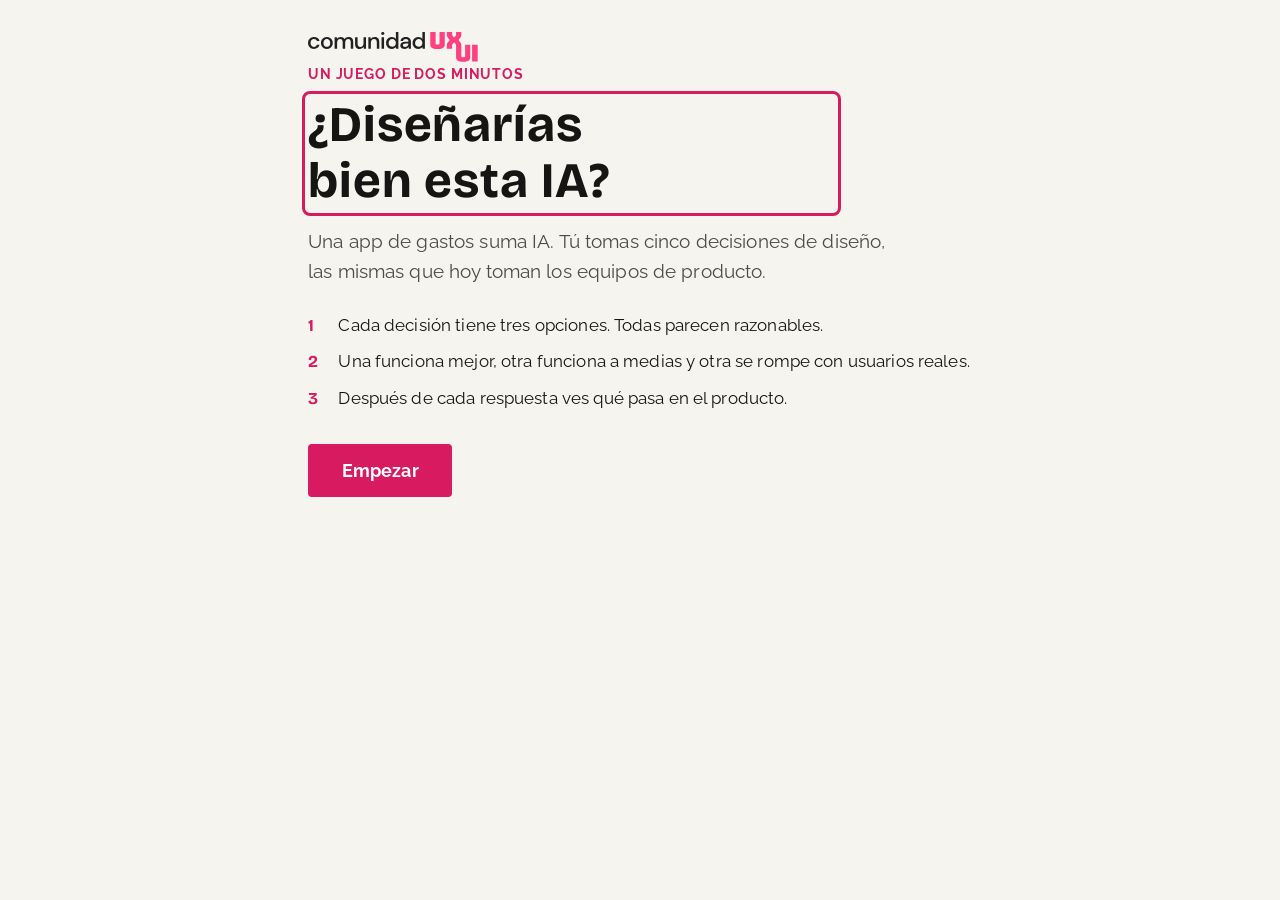
<file: ia/juego/index.html>
<!DOCTYPE html>
<html lang="es">
<head>
<meta charset="UTF-8">
<meta name="viewport" content="width=device-width, initial-scale=1">
<title>¿Diseñarías bien esta IA? · Comunidad UXUI</title>
<meta name="description" content="Cinco decisiones de diseño de una app con IA. Dos minutos. Todas las opciones parecen razonables: una funciona mejor.">
<meta name="robots" content="noindex">
<meta name="color-scheme" content="light dark">
<link rel="icon" href="../../assets/iso.svg" type="image/svg+xml">
<link rel="alternate icon" href="../../assets/favicon.png" type="image/png">
<link rel="preconnect" href="https://fonts.googleapis.com">
<link rel="preconnect" href="https://fonts.gstatic.com" crossorigin>
<link rel="stylesheet" href="https://fonts.googleapis.com/css2?family=Bricolage+Grotesque:opsz,wght@12..96,500;12..96,700&family=Raleway:wght@400;500;600;700&display=swap">
<style>
:root {
  --papel: #F6F4EF;
  --papel-2: #ECE9E2;
  --card: #FFFFFF;
  --tinta: #161513;
  --grafito: #4F4B45;
  --linea: rgba(22, 21, 19, .14);
  --rosa: #D81B60;
  --rosa-hover: #B8154F;
  --sobre-rosa: #FFFFFF;
  --acento: #D81B60;
  /* las pantallas de ejemplo son "capturas": se ven claras en los dos temas */
  --ui-fondo: #FFFFFF;
  --ui-tinta: #1A1A1A;
  --ui-suave: #6B665E;
  --ui-linea: #E6E2DA;
  --ui-gris: #F1EEE8;
  --bien: #2E7D4F;
  --bien-fondo: #E7F3EC;
  --duda: #9A5C00;
  --duda-fondo: #FBF0DD;
  --mal: #C62828;
  --mal-fondo: #FBE6E6;
  --f-display: 'Bricolage Grotesque', 'Helvetica Neue', Arial, sans-serif;
  --f-body: 'Raleway', 'Helvetica Neue', Arial, sans-serif;
  --radio: 4px;
  --gutter: clamp(1rem, 5vw, 3rem);
}
@media (prefers-color-scheme: dark) {
  :root {
    --papel: #161513;
    --papel-2: #1F1D1A;
    --card: #211F1B;
    --tinta: #F2EEE6;
    --grafito: #BDB6AA;
    --linea: rgba(242, 238, 230, .16);
    --rosa: #FF5C94;
    --rosa-hover: #FF7FAB;
    --sobre-rosa: #161513;
    --acento: #FF8AB4;
    --bien: #7BD3A0;
    --bien-fondo: rgba(123, 211, 160, .12);
    --duda: #F2B85B;
    --duda-fondo: rgba(242, 184, 91, .12);
    --mal: #FF8A80;
    --mal-fondo: rgba(255, 138, 128, .12);
  }
}
*, *::before, *::after { box-sizing: border-box; }
html { -webkit-text-size-adjust: 100%; }
body {
  margin: 0;
  font-family: var(--f-body);
  font-size: 1.04rem;
  line-height: 1.6;
  letter-spacing: .008em;
  color: var(--tinta);
  background: var(--papel);
  overflow-x: hidden;
}
h1, h2, h3 { font-family: var(--f-display); font-weight: 700; line-height: 1.14; letter-spacing: .018em; margin: 0; text-wrap: balance; }
p { margin: 0; }
ul, ol { margin: 0; padding: 0; }
:focus-visible { outline: 3px solid var(--acento); outline-offset: 3px; border-radius: 2px; }
[hidden] { display: none !important; }
.wrap { width: 100%; max-width: 760px; margin: 0 auto; padding: 0 var(--gutter); }
.top { padding-top: clamp(1.2rem, 4vh, 2rem); display: flex; justify-content: space-between; align-items: center; gap: 1rem; }
.logo { display: block; width: min(170px, 46vw); height: auto; }
.logo-oscuro { display: none; }
@media (prefers-color-scheme: dark) { .logo-claro { display: none; } .logo-oscuro { display: block; } }
.progreso { font-weight: 700; font-size: .9rem; color: var(--grafito); }
.barra-progreso { height: 4px; background: var(--linea); border-radius: 2px; margin-top: 1rem; overflow: hidden; }
.barra-progreso span { display: block; height: 100%; width: 0; background: var(--rosa); transition: width 300ms ease; }
main { padding-block: clamp(2rem, 6vh, 3.5rem) 4rem; }
.antetitulo { font-weight: 700; font-size: .9rem; letter-spacing: .06em; text-transform: uppercase; color: var(--acento); margin-bottom: .7rem; }
h1 { font-size: clamp(2rem, 6vw, 3.1rem); max-width: 17ch; }
h2 { font-size: clamp(1.35rem, 3.6vw, 1.8rem); max-width: 30ch; }
.bajada { color: var(--grafito); font-size: clamp(1.04rem, 2.3vw, 1.18rem); max-width: 50ch; margin-top: 1rem; text-wrap: pretty; }

.boton {
  display: inline-block;
  padding: 1rem 2.1rem;
  background: var(--rosa);
  color: var(--sobre-rosa);
  font: 700 1.1rem/1.2 var(--f-body);
  letter-spacing: .01em;
  text-decoration: none;
  border: 0;
  border-radius: var(--radio);
  cursor: pointer;
  transition: background-color 160ms ease, transform 160ms ease;
}
.boton:hover { background: var(--rosa-hover); }
.boton:active { transform: scale(.98); }
.chica { margin-top: .55rem; font-size: .93rem; color: var(--grafito); }

/* Portada */
.reglas { list-style: none; margin: 1.6rem 0 2rem; display: grid; gap: .55rem; }
.reglas li { display: flex; gap: .7rem; align-items: baseline; }
.reglas b { font-family: var(--f-display); color: var(--acento); min-width: 1.2rem; }

/* Pantallas de ejemplo (mismo lenguaje que el carrusel de patrones) */
.pantalla { background: var(--ui-fondo); color: var(--ui-tinta); border: 1.5px solid #1A1A1A; border-radius: 10px; box-shadow: 5px 5px 0 #1A1A1A; overflow: hidden; font-size: .88rem; line-height: 1.45; margin: 1.4rem 0 1.6rem; max-width: 460px; }
@media (prefers-color-scheme: dark) { .pantalla { border-color: #000; box-shadow: 5px 5px 0 rgba(0,0,0,.55); } }
.barra { display: flex; align-items: center; gap: .35rem; padding: .5rem .75rem; border-bottom: 1px solid var(--ui-linea); font-size: .75rem; color: var(--ui-suave); }
.barra i { width: 7px; height: 7px; border-radius: 50%; background: #D9D4CA; display: inline-block; }
.barra span { margin-left: .4rem; }
.lienzo { padding: .8rem 1rem; }
.fila { display: flex; justify-content: space-between; gap: .8rem; padding: .45rem 0; border-bottom: 1px solid var(--ui-linea); }
.fila:last-child { border-bottom: 0; }
.fila small { color: var(--ui-suave); display: block; font-size: .76rem; }
.punto { display: inline-block; width: 8px; height: 8px; border-radius: 50%; background: #C62828; margin-left: .35rem; vertical-align: middle; }
.etq { font-size: .74rem; font-weight: 700; padding: .1rem .5rem; border-radius: 999px; background: var(--ui-gris); white-space: nowrap; align-self: center; }
.etq.duda { background: #FBF0DD; color: #8A5200; }
.pedido { background: var(--ui-gris); border-radius: 8px; padding: .55rem .75rem; margin-bottom: .6rem; }
.nota { padding: .5rem 0; border-bottom: 1px dashed var(--ui-linea); }
.nota:last-child { border-bottom: 0; }

/* Opciones */
.opciones { list-style: none; display: grid; gap: .7rem; margin-top: 1.4rem; }
.opcion {
  width: 100%;
  text-align: left;
  font: 600 1rem/1.45 var(--f-body);
  color: var(--tinta);
  background: var(--card);
  border: 1.5px solid var(--linea);
  border-radius: 8px;
  padding: .9rem 1rem;
  cursor: pointer;
  display: flex;
  gap: .8rem;
  align-items: baseline;
  transition: border-color 160ms ease, background-color 160ms ease;
}
.opcion:hover:not(:disabled) { border-color: var(--tinta); }
.opcion:disabled { cursor: default; }
.opcion .letra { font-family: var(--f-display); font-weight: 700; color: var(--grafito); flex: none; }
.opcion.mejor { border-color: var(--bien); background: var(--bien-fondo); }
.opcion.medias { border-color: var(--duda); background: var(--duda-fondo); }
.opcion.rompe { border-color: var(--mal); background: var(--mal-fondo); }
.opcion.apagada { opacity: .55; }
.opcion .veredicto { display: block; font-size: .8rem; font-weight: 700; letter-spacing: .04em; text-transform: uppercase; margin-top: .25rem; }
.mejor .veredicto { color: var(--bien); }
.medias .veredicto { color: var(--duda); }
.rompe .veredicto { color: var(--mal); }

/* Consecuencia */
.consecuencia { margin-top: 1.4rem; padding: 1.1rem 1.2rem; border-left: 4px solid var(--linea); background: var(--card); border-radius: 0 8px 8px 0; }
.consecuencia.mejor { border-left-color: var(--bien); }
.consecuencia.medias { border-left-color: var(--duda); }
.consecuencia.rompe { border-left-color: var(--mal); }
.consecuencia h3 { font-size: 1.15rem; margin-bottom: .4rem; }
.consecuencia p + p { margin-top: .6rem; }
.consecuencia .clave { color: var(--grafito); }
.siguiente { margin-top: 1.6rem; }

/* Resultado */
.puntaje { font-family: var(--f-display); font-weight: 700; font-size: clamp(3.4rem, 12vw, 5rem); line-height: 1; color: var(--acento); margin-bottom: .6rem; }
.puntaje small { font-size: .4em; color: var(--grafito); }
.repaso { list-style: none; margin: 2rem 0; border-top: 1px solid var(--linea); }
.repaso li { display: grid; grid-template-columns: auto 1fr auto; gap: .8rem; align-items: baseline; padding: .8rem 0; border-bottom: 1px solid var(--linea); }
.repaso .marca { font-weight: 700; width: 1.2rem; }
.repaso .marca.mejor { color: var(--bien); }
.repaso .marca.medias { color: var(--duda); }
.repaso .marca.rompe { color: var(--mal); }
.repaso .semana { font-size: .82rem; font-weight: 700; color: var(--grafito); white-space: nowrap; }
.oferta { background: var(--card); border: 1.5px solid var(--tinta); border-radius: 10px; padding: clamp(1.3rem, 4vw, 2rem); margin-top: 2rem; }
.oferta h2 { margin-bottom: .8rem; }
.oferta ul { list-style: none; display: grid; gap: .45rem; margin: 1.1rem 0 1.6rem; }
.oferta li { display: flex; gap: .6rem; }
.oferta li::before { content: "✓"; color: var(--bien); font-weight: 700; }
.texto + .texto { margin-top: .8rem; }
.texto { max-width: 58ch; }
.otra-vez { display: inline-block; margin-top: 2rem; background: none; border: 0; padding: 0; font: 600 .95rem var(--f-body); color: var(--grafito); text-decoration: underline; cursor: pointer; }

/* Ronda sin opciones */
.etiqueta { display: block; font-weight: 700; margin-bottom: .4rem; }
.campo { width: 100%; font: 500 1rem/1.5 var(--f-body); color: var(--tinta); background: var(--card); border: 1.5px solid var(--linea); border-radius: 8px; padding: .8rem 1rem; resize: vertical; }
.campo:focus { outline: 3px solid var(--acento); outline-offset: 1px; border-color: transparent; }
.boton:disabled { opacity: .45; cursor: not-allowed; }
.comparacion { display: grid; gap: 1rem; margin-top: 1.6rem; }
@media (min-width: 640px) { .comparacion { grid-template-columns: 1fr 1fr; } }
.rotulo { font-size: .82rem; font-weight: 700; letter-spacing: .04em; text-transform: uppercase; color: var(--grafito); margin-bottom: .4rem; }
.globo { background: var(--card); border: 1.5px solid var(--linea); border-radius: 10px; padding: .8rem 1rem; overflow-wrap: anywhere; }
.globo.posible { border-color: var(--bien); }
.revisa { margin: .3rem 0 .8rem 1.2rem; display: grid; gap: .3rem; }

.aparece { animation: aparece 260ms ease both; }
@keyframes aparece { from { opacity: 0; transform: translateY(6px); } to { opacity: 1; transform: none; } }
@media (prefers-reduced-motion: reduce) { .aparece { animation: none; } .barra-progreso span { transition: none; } }
</style>
</head>
<body>

<header class="wrap">
  <div class="top">
    <a href="../">
      <img class="logo logo-claro" src="../../assets/horizontal-texto-negro.svg" alt="Comunidad UXUI" width="335" height="60">
      <img class="logo logo-oscuro" src="../../assets/horizontal-texto-blanco.svg" alt="Comunidad UXUI" width="335" height="60">
    </a>
    <p class="progreso" id="progreso" hidden></p>
  </div>
  <div class="barra-progreso" id="barra" hidden><span></span></div>
</header>

<main class="wrap" id="escena" aria-live="polite"></main>

<script>
(function () {
  /* Cada situación: una pregunta, una pantalla de ejemplo y tres opciones razonables.
     tipo: "mejor", "medias" o "rompe"; solo "mejor" cuenta como acierto. La opción "segura" suele ser la trampa. */
  var SITUACIONES = [
    {
      tema: 'Dónde va la IA',
      semana: 'Semana 2',
      pregunta: 'Tu PM pide: «Sumemos IA para que la gente entienda sus gastos». La app ya marca con un punto rojo los gastos raros. ¿Qué propones?',
      pantalla: '<div class="barra"><i></i><i></i><i></i><span>Cuentas · Octubre</span></div><div class="lienzo">' +
        '<div class="fila"><div>Supermercado<small>12/10</small></div><b>84 USD</b></div>' +
        '<div class="fila"><div>Uber Eats<span class="punto" aria-label="gasto raro"></span><small>13/10 · 2:14 a. m.</small></div><b>48 USD</b></div>' +
        '<div class="fila"><div>Alquiler<small>1/10</small></div><b>620 USD</b></div></div>',
      opciones: [
        { tipo: 'rompe', texto: 'Una pestaña «Asistente» con un chat y tres preguntas sugeridas.',
          titulo: 'Casi nadie lo abre.',
          que: 'La duda aparece cuando la persona ve el punto rojo, y el chat está en otra pestaña. Además, tiene que saber qué preguntar. A las dos semanas el uso cae.' },
        { tipo: 'mejor', texto: 'Un botón «¿Por qué es raro?» junto a cada gasto marcado.',
          titulo: 'La IA aparece donde nace la duda.',
          que: 'La persona toca un botón en la pantalla que ya usa y recibe una respuesta sobre ese gasto, sin escribir nada.' },
        { tipo: 'medias', texto: 'El chat y también el botón, para cubrir los dos usos.',
          titulo: 'Duplicas el trabajo sin saber qué funciona.',
          que: 'Dos entradas para la misma necesidad. El equipo diseña, construye y mantiene ambas, y la persona no sabe cuál usar.' }
      ],
      clave: 'El chat sirve para explorar. Cuando la tarea se repite y tiene un lugar claro, gana el botón.'
    },
    {
      tema: 'Cuando la IA duda',
      semana: 'Semana 3',
      pregunta: 'La IA sospecha que a la persona le cobraron dos veces, pero su confianza es del 62 %. ¿Qué muestra la app?',
      pantalla: '<div class="barra"><i></i><i></i><i></i><span>Cuentas · Octubre</span></div><div class="lienzo">' +
        '<div class="fila"><div>Netflix<small>15/10 · 9:02</small></div><b>11 USD</b></div>' +
        '<div class="fila"><div>Netflix<small>15/10 · 9:03</small></div><b>11 USD</b></div></div>',
      opciones: [
        { tipo: 'medias', texto: '«62 % de probabilidad de cobro duplicado» y un botón «Revisarlo».',
          titulo: 'Parece transparente, pero nadie sabe qué hacer con un 62 %.',
          que: '¿Es mucho o es poco? Algunas personas lo ignoran y otras se asustan. El número solo no dice por qué la IA sospecha.' },
        { tipo: 'rompe', texto: '«Cobro duplicado detectado» y un botón «Pedir el reembolso».',
          titulo: 'Afirma algo que la IA no sabe.',
          que: 'Con un 62 %, casi 4 de cada 10 avisos son falsos. La persona reclama cobros que estaban bien, y después deja de creerle, también cuando acierta.' },
        { tipo: 'mejor', texto: '«Dos cargos iguales con un minuto de diferencia» y un botón «Revisarlo».',
          titulo: 'Muestra en qué se basa.',
          que: 'La persona ve el motivo de la sospecha y decide con información. Si la IA se equivoca, la persona lo nota enseguida.' }
      ],
      clave: 'Una IA confiable dice en qué se basa, con palabras que se entienden, y deja la decisión a la persona.'
    },
    {
      tema: 'Dónde decide la persona',
      semana: 'Semana 4',
      pregunta: 'La IA pone la categoría a unos 200 gastos por mes. Acierta en 19 de cada 20. ¿Cómo lo diseñas?',
      pantalla: '<div class="barra"><i></i><i></i><i></i><span>Cuentas · Categorías</span></div><div class="lienzo">' +
        '<div class="fila"><div>Supermercado</div><span class="etq">Comida</span></div>' +
        '<div class="fila"><div>Uber</div><span class="etq">Transporte</span></div>' +
        '<div class="fila"><div>Farmacia del Centro</div><span class="etq duda">¿Salud o Compras?</span></div>' +
        '<div class="fila"><div>Transferencia · J. López</div><span class="etq duda">¿?</span></div></div>',
      opciones: [
        { tipo: 'rompe', texto: 'Pide confirmar cada categoría antes de guardarla.',
          titulo: 'Doscientas confirmaciones al mes.',
          que: 'A la segunda semana la gente toca «Aceptar» sin leer. Los errores pasan igual y la app se siente lenta. Es la opción que parece más responsable, y por eso es la trampa más común.' },
        { tipo: 'medias', texto: 'Categoriza sola; cualquier categoría se cambia desde el detalle.',
          titulo: 'Funciona, pero los errores quedan escondidos.',
          que: 'Nadie entra al detalle de 200 gastos. Los 10 errores del mes siguen ahí y nadie los ve.' },
        { tipo: 'mejor', texto: 'Categoriza sola y pide revisar solo las que le generan dudas.',
          titulo: 'La atención va donde hace falta.',
          que: 'La persona revisa unos pocos gastos, no 200. No atrapa todos los errores, porque a veces la IA se equivoca muy segura. Por eso también se mide cuántas categorías corrige la gente.' }
      ],
      clave: 'Pedir permiso para todo también es un error de diseño: la gente aprueba sin leer.'
    },
    {
      tema: 'Lo que no se puede deshacer',
      semana: 'Semana 4',
      pregunta: 'La persona le pide a la IA: «Cancela las suscripciones que no uso». La app solo ve los cobros, y la IA encuentra cuatro. ¿Qué hace?',
      pantalla: '<div class="barra"><i></i><i></i><i></i><span>Cuentas · Asistente</span></div><div class="lienzo">' +
        '<div class="pedido">Cancela las suscripciones que no uso</div>' +
        '<div class="fila"><div>Spotify Familiar<small>pagas desde 2022</small></div><b>17 USD</b></div>' +
        '<div class="fila"><div>Gimnasio<small>pagas desde marzo</small></div><b>35 USD</b></div>' +
        '<div class="fila"><div>Duolingo<small>pagas desde enero</small></div><b>7 USD</b></div>' +
        '<div class="fila"><div>Disney+<small>pagas desde 2023</small></div><b>10 USD</b></div></div>',
      opciones: [
        { tipo: 'rompe', texto: 'Las cancela y muestra «Deshacer» durante 10 segundos.',
          titulo: 'La IA adivinó y actuó.',
          que: 'La app no sabe qué usa la persona: solo ve cobros. Diez segundos no alcanzan para revisar cuatro decisiones, y cuando la persona se da cuenta, la cancelación ya pasó en Spotify y en el gimnasio.' },
        { tipo: 'mejor', texto: 'Muestra las cuatro sin marcar y la persona elige cuáles cancelar.',
          titulo: 'La IA busca, la persona decide.',
          que: 'La IA hizo el trabajo de encontrar los cobros. Como no sabe qué se usa, la decisión queda en manos de quien sí lo sabe.' },
        { tipo: 'medias', texto: 'Muestra las cuatro, lo que se ahorra y un botón «Cancelar las 4».',
          titulo: 'Un solo botón para cuatro decisiones.',
          que: 'El Spotify Familiar lo usa el resto de la familia. Con un solo botón, la persona aprueba la suposición de la IA sin revisarla una por una.' }
      ],
      clave: 'Cuando la IA supone y la acción es difícil de revertir, la IA propone y la persona decide.'
    },
    {
      tema: 'Probar con personas',
      semana: 'Semana 5',
      pregunta: 'Pruebas tu prototipo con cinco personas. Tres aceptan la categoría que sugiere la IA sin leerla, incluso cuando está mal. ¿Qué cambias?',
      pantalla: '<div class="barra"><i></i><i></i><i></i><span>Notas de la prueba</span></div><div class="lienzo">' +
        '<div class="nota">P1: tocó «Aceptar» en 2 segundos.</div>' +
        '<div class="nota">P3: «Si la app lo dice, debe estar bien».</div>' +
        '<div class="nota">P4: aceptó «Ocio» para un pago al médico.</div></div>',
      opciones: [
        { tipo: 'medias', texto: 'Sumas a cada sugerencia una explicación de cómo la eligió la IA.',
          titulo: 'Más texto, la misma confianza ciega.',
          que: 'Hay estudios que muestran que las explicaciones pueden aumentar la confianza en la IA, también cuando se equivoca. La gente ve que hay una explicación y acepta sin leerla.' },
        { tipo: 'rompe', texto: 'Sumas un aviso: «La IA puede equivocarse. Revisa las sugerencias».',
          titulo: 'Un aviso que nadie lee.',
          que: 'Casi todas las apps lo tienen, y por eso la gente ya no lo ve. El aviso protege a la empresa, pero no ayuda a la persona a decidir.' },
        { tipo: 'mejor', texto: 'Si la IA duda, ofrece dos categorías y la persona elige una.',
          titulo: 'La persona piensa justo donde hace falta.',
          que: 'En los casos dudosos, elegir entre dos obliga a mirar el gasto un segundo. En los claros, todo sigue igual de rápido.' }
      ],
      clave: 'A veces la solución es pedir una decisión en el momento justo, en vez de dar más información.'
    }
  ];

  /* Ronda final sin opciones: la que hace sentir que elegir no alcanza (también a quien acierta todo). */
  var ABIERTA = {
    tema: 'Ahora sin opciones',
    pregunta: 'La IA puso «Ocio» a un pago al médico. La persona lo cambia a «Salud». Escribe el mensaje que muestra la app justo después.',
    pantalla: '<div class="barra"><i></i><i></i><i></i><span>Cuentas · Categorías</span></div><div class="lienzo">' +
      '<div class="fila"><div>Dr. Pérez · 20/10</div><span class="etq">Ocio → Salud</span></div>' +
      '<div class="fila"><div>Dr. Pérez · 18/9<small>categoría: Ocio</small></div><b>40 USD</b></div>' +
      '<div class="fila"><div>Dr. Pérez · 21/8<small>categoría: Ocio</small></div><b>40 USD</b></div></div>',
    posible: 'Listo, quedó en Salud. ¿Cambio también los otros 2 pagos al Dr. Pérez?',
    revisa: [
      'Confirma el cambio en pocas palabras.',
      'Promete solo lo que la app hace. «Aprendo de ti» suena bien, pero ¿es cierto?',
      'Aprovecha la corrección para ahorrarle trabajo a la persona.'
    ]
  };

  var MARCA = { mejor: '✓', medias: '~', rompe: '✕' };
  var NOMBRE = { mejor: 'La mejor', medias: 'A medias', rompe: 'Se rompe' };
  var LANDING = '../?de=juego';

  var escena = document.getElementById('escena');
  var progreso = document.getElementById('progreso');
  var barra = document.getElementById('barra');
  var actual = 0;
  var elegidas = [];

  function mezclar(lista) {
    var copia = lista.slice();
    for (var i = copia.length - 1; i > 0; i--) {
      var j = Math.floor(Math.random() * (i + 1));
      var t = copia[i]; copia[i] = copia[j]; copia[j] = t;
    }
    return copia;
  }

  function pintar(html) {
    escena.innerHTML = '<div class="aparece">' + html + '</div>';
    window.scrollTo({ top: 0 });
    var foco = escena.querySelector('h1, h2');
    if (foco) { foco.setAttribute('tabindex', '-1'); foco.focus({ preventScroll: true }); }
  }

  function portada() {
    progreso.hidden = true;
    barra.hidden = true;
    pintar(
      '<p class="antetitulo">Un juego de dos minutos</p>' +
      '<h1>¿Diseñarías bien esta IA?</h1>' +
      '<p class="bajada">Una app de gastos suma IA. Tú tomas cinco decisiones de diseño, las mismas que hoy toman los equipos de producto.</p>' +
      '<ol class="reglas">' +
        '<li><b>1</b><span>Cada decisión tiene tres opciones. Todas parecen razonables.</span></li>' +
        '<li><b>2</b><span>Una funciona mejor, otra funciona a medias y otra se rompe con usuarios reales.</span></li>' +
        '<li><b>3</b><span>Después de cada respuesta ves qué pasa en el producto.</span></li>' +
      '</ol>' +
      '<button class="boton" type="button" id="empezar">Empezar</button>'
    );
    document.getElementById('empezar').addEventListener('click', function () { actual = 0; elegidas = []; situacion(); });
  }

  function situacion() {
    var s = SITUACIONES[actual];
    var opciones = mezclar(s.opciones);
    progreso.hidden = false;
    barra.hidden = false;
    progreso.textContent = (actual + 1) + ' de ' + SITUACIONES.length;
    barra.firstElementChild.style.width = (actual / SITUACIONES.length * 100) + '%';
    pintar(
      '<p class="antetitulo">' + s.tema + '</p>' +
      '<h2>' + s.pregunta + '</h2>' +
      '<div class="pantalla" aria-hidden="true">' + s.pantalla + '</div>' +
      '<ul class="opciones">' + opciones.map(function (o, i) {
        return '<li><button class="opcion" type="button" data-i="' + i + '"><span class="letra">' + 'ABC'[i] + '</span><span>' + o.texto + '<span class="veredicto"></span></span></button></li>';
      }).join('') + '</ul>' +
      '<div id="despues"></div>'
    );
    escena.querySelectorAll('.opcion').forEach(function (b) {
      b.addEventListener('click', function () { responder(opciones, Number(b.getAttribute('data-i'))); });
    });
  }

  function responder(opciones, i) {
    var s = SITUACIONES[actual];
    var o = opciones[i];
    elegidas.push(o.tipo);
    escena.querySelectorAll('.opcion').forEach(function (b, k) {
      var tipo = opciones[k].tipo;
      b.disabled = true;
      b.classList.add(tipo);
      if (k !== i && tipo !== 'mejor') b.classList.add('apagada');
      b.querySelector('.veredicto').textContent = (k === i ? 'Tu elección · ' : '') + NOMBRE[tipo];
    });
    var ultima = actual === SITUACIONES.length - 1;
    var despues = document.getElementById('despues');
    despues.innerHTML =
      '<div class="consecuencia ' + o.tipo + ' aparece">' +
        '<h3>' + o.titulo + '</h3>' +
        '<p>' + o.que + '</p>' +
        '<p class="clave"><strong>Lo que hay detrás:</strong> ' + s.clave + '</p>' +
      '</div>' +
      '<button class="boton siguiente" type="button" id="seguir">' + (ultima ? 'Una más, sin opciones' : 'Siguiente') + '</button>';
    barra.firstElementChild.style.width = ((actual + 1) / SITUACIONES.length * 100) + '%';
    var seguir = document.getElementById('seguir');
    seguir.focus({ preventScroll: true });
    despues.querySelector('.consecuencia').scrollIntoView({ behavior: matchMedia('(prefers-reduced-motion: reduce)').matches ? 'auto' : 'smooth', block: 'center' });
    seguir.addEventListener('click', function () {
      actual++;
      if (ultima) abierta(); else situacion();
    });
  }

  function escapar(t) {
    return t.replace(/[&<>"]/g, function (c) { return { '&': '&amp;', '<': '&lt;', '>': '&gt;', '"': '&quot;' }[c]; });
  }

  function enumerar(lista) {
    if (lista.length < 2) return lista.join('');
    return lista.slice(0, -1).join(', ') + ' y ' + lista[lista.length - 1];
  }

  function abierta() {
    progreso.hidden = false;
    barra.hidden = true;
    progreso.textContent = 'Ronda extra';
    pintar(
      '<p class="antetitulo">' + ABIERTA.tema + '</p>' +
      '<h2>' + ABIERTA.pregunta + '</h2>' +
      '<div class="pantalla" aria-hidden="true">' + ABIERTA.pantalla + '</div>' +
      '<label class="etiqueta" for="mensaje">Tu mensaje</label>' +
      '<textarea id="mensaje" class="campo" rows="3" maxlength="160" placeholder="Escribe lo que vería la persona"></textarea>' +
      '<p class="chica" id="cuenta">0 de 160 caracteres</p>' +
      '<button class="boton siguiente" type="button" id="comparar" disabled>Comparar con una respuesta posible</button>' +
      '<div id="despues"></div>'
    );
    var campo = document.getElementById('mensaje');
    var comparar = document.getElementById('comparar');
    campo.addEventListener('input', function () {
      document.getElementById('cuenta').textContent = campo.value.length + ' de 160 caracteres';
      comparar.disabled = campo.value.trim().length < 3;
    });
    comparar.addEventListener('click', function () {
      campo.readOnly = true;
      comparar.hidden = true;
      var despues = document.getElementById('despues');
      despues.innerHTML =
        '<div class="comparacion aparece">' +
          '<div><p class="rotulo">Lo que escribiste</p><p class="globo">' + escapar(campo.value.trim()) + '</p></div>' +
          '<div><p class="rotulo">Una respuesta posible</p><p class="globo posible">' + ABIERTA.posible + '</p></div>' +
        '</div>' +
        '<div class="consecuencia aparece">' +
          '<h3>Revisa el tuyo con estas tres preguntas</h3>' +
          '<ul class="revisa">' + ABIERTA.revisa.map(function (r) { return '<li>' + r + '</li>'; }).join('') + '</ul>' +
          '<p class="clave">Aquí nadie te dice si el tuyo funciona. En tu trabajo tampoco hay opciones para elegir: escribes, pruebas y defiendes lo que escribiste.</p>' +
        '</div>' +
        '<button class="boton siguiente" type="button" id="seguir">Ver mi resultado</button>';
      var seguir = document.getElementById('seguir');
      seguir.focus({ preventScroll: true });
      despues.querySelector('.comparacion').scrollIntoView({ behavior: matchMedia('(prefers-reduced-motion: reduce)').matches ? 'auto' : 'smooth', block: 'start' });
      seguir.addEventListener('click', resultado);
    });
  }

  function resultado() {
    progreso.hidden = true;
    barra.hidden = true;
    var aciertos = elegidas.filter(function (t) { return t === 'mejor'; }).length;
    var faltas = SITUACIONES.filter(function (s, k) { return elegidas[k] !== 'mejor'; });
    var temas = enumerar(faltas.map(function (s) { return s.tema.toLowerCase(); }));
    var semanas = enumerar(faltas.map(function (s) { return s.semana.toLowerCase(); })
      .filter(function (v, k, a) { return a.indexOf(v) === k; }));

    var titulo, cuerpo;
    if (aciertos === SITUACIONES.length) {
      titulo = 'Elegiste bien las cinco. La sexta es la que cuenta.';
      cuerpo =
        '<p class="texto">En tu trabajo nadie te da tres opciones. Te toca escribir el mensaje, decidir con qué nivel de confianza avisa la IA, probarlo con personas y defenderlo cuando el PM pide un chat.</p>' +
        '<p class="texto">Eso se practica en un producto real, con alguien que revise lo que haces. En seis semanas lo haces en tu producto o en el de tu trabajo, con feedback en vivo cada jueves. Terminas con un caso completo y una certificación verificable de ese criterio.</p>';
    } else if (aciertos >= 3) {
      titulo = 'Buen instinto, con ' + (faltas.length === 1 ? 'un hueco' : 'dos huecos') + '.';
      cuerpo =
        '<p class="texto">Te faltó en <strong>' + temas + '</strong>. Lo trabajamos en la ' + semanas + ' de la capacitación.</p>' +
        '<p class="texto">Y en la ronda extra viste la otra parte: escribirlo sin opciones. En seis semanas lo haces en tu propio producto, con feedback en vivo cada jueves.</p>';
    } else {
      titulo = 'Usas IA. Diseñarla es otro oficio.';
      cuerpo =
        '<p class="texto">Te faltó en <strong>' + temas + '</strong>. Las opciones que parecen más responsables suelen ser las que fallan con usuarios reales. Le pasa a casi todo el mundo la primera vez.</p>' +
        '<p class="texto">Son decisiones que se aprenden con práctica. En seis semanas las tomas en tu propio producto, con feedback en vivo cada jueves.</p>';
    }

    pintar(
      '<p class="antetitulo">Tu resultado</p>' +
      '<p class="puntaje">' + aciertos + '<small> de ' + SITUACIONES.length + '</small></p>' +
      '<h1>' + titulo + '</h1>' +
      '<div style="margin-top:1rem">' + cuerpo + '</div>' +
      '<ul class="repaso">' + SITUACIONES.map(function (s, k) {
        var t = elegidas[k];
        return '<li><span class="marca ' + t + '" aria-label="' + NOMBRE[t] + '">' + MARCA[t] + '</span><span>' + s.tema + '</span><span class="semana">' + s.semana + '</span></li>';
      }).join('') +
        '<li><span class="marca" aria-hidden="true">✎</span><span>Ahora sin opciones</span><span class="semana">Semana 4</span></li>' +
      '</ul>' +
      '<section class="oferta">' +
        '<p class="antetitulo">De usar IA a diseñarla</p>' +
        '<h2>Seis semanas en vivo para diseñar una función de IA en tu producto</h2>' +
        '<ul>' +
          '<li>Una clase en vivo cada martes, desde el 17/11.</li>' +
          '<li>Feedback sobre tu caso cada jueves y en el workshop del 19/12.</li>' +
          '<li>Un caso completo para tu portfolio, probado con personas.</li>' +
          '<li>Certificación verificable.</li>' +
        '</ul>' +
        '<a class="boton" href="' + LANDING + '" data-boton="juego">Ver la capacitación</a>' +
        '<p class="chica">Empieza el lunes 16/11. Incluida en el plan Premium de Comunidad UX/UI.</p>' +
      '</section>' +
      '<button class="otra-vez" type="button" id="otra">Jugar de nuevo</button>'
    );
    document.getElementById('otra').addEventListener('click', portada);
  }

  portada();
})();
</script>

</body>
</html>
</file>
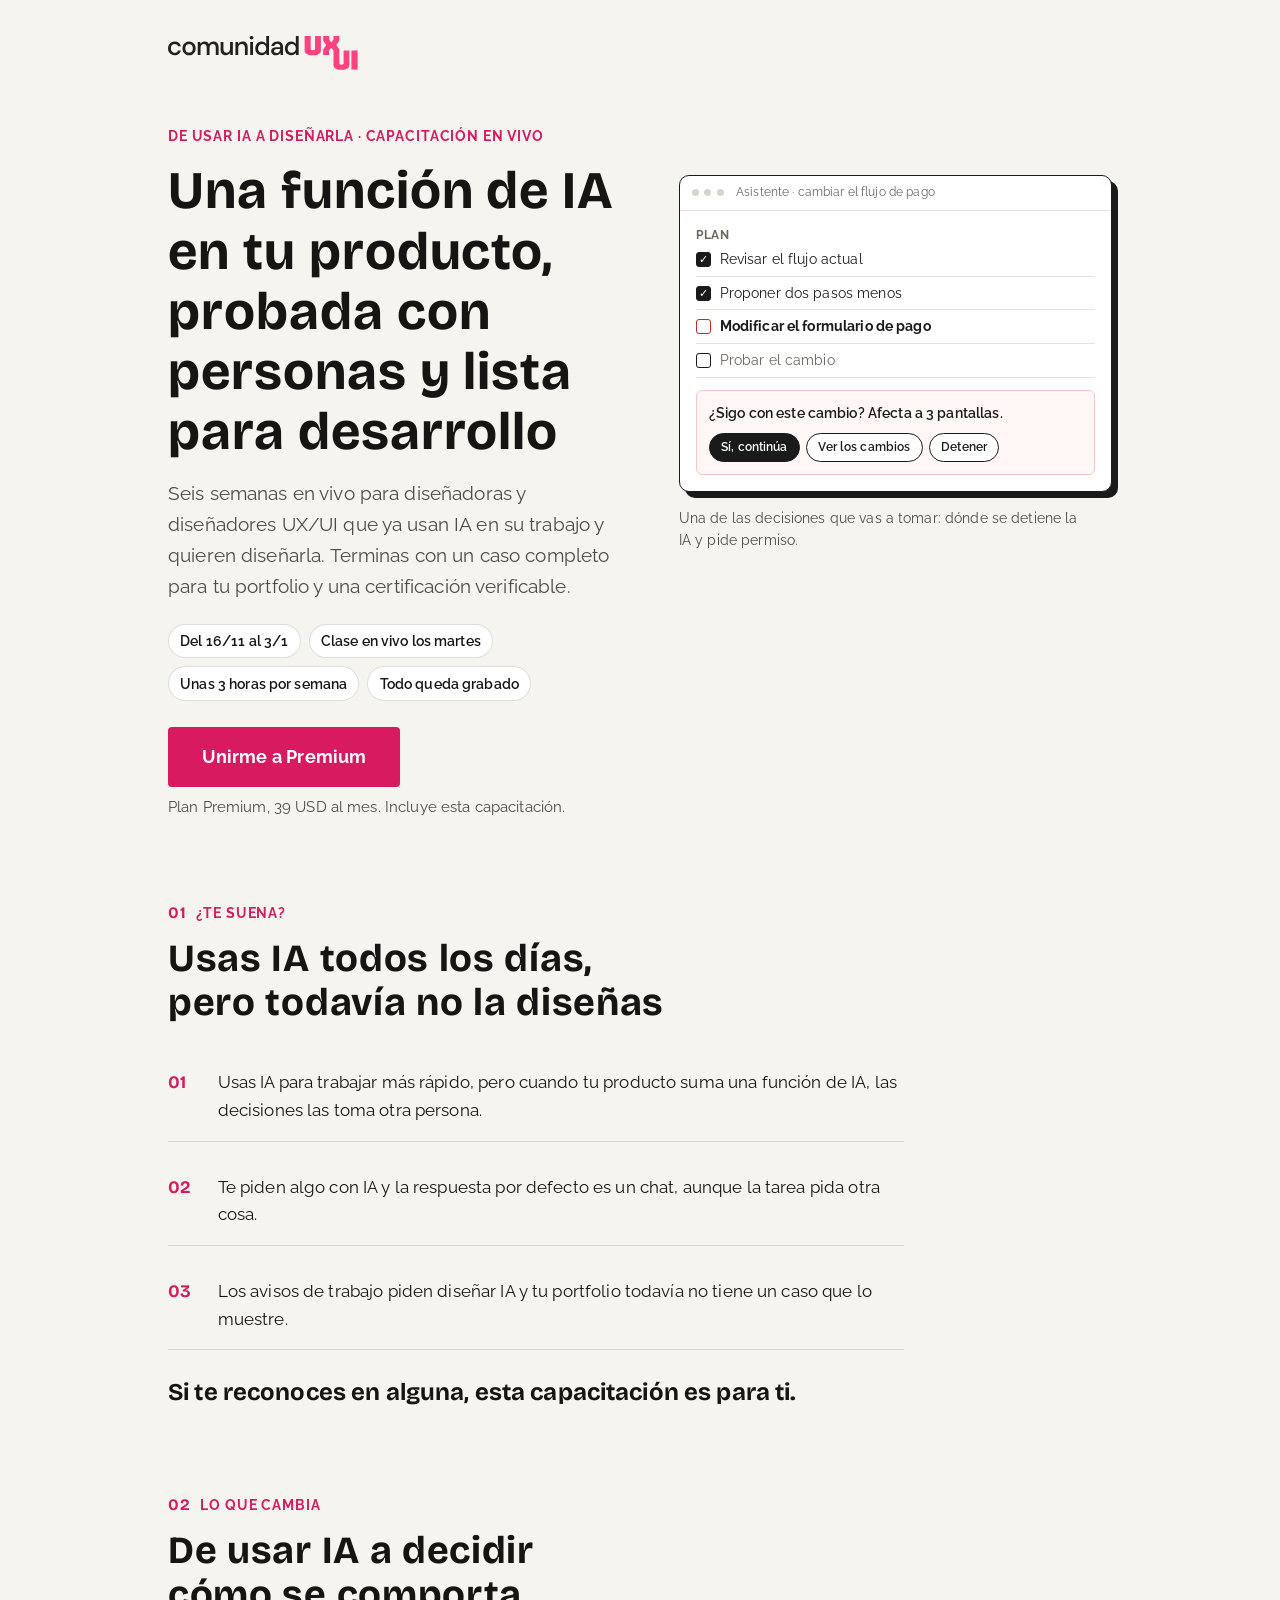
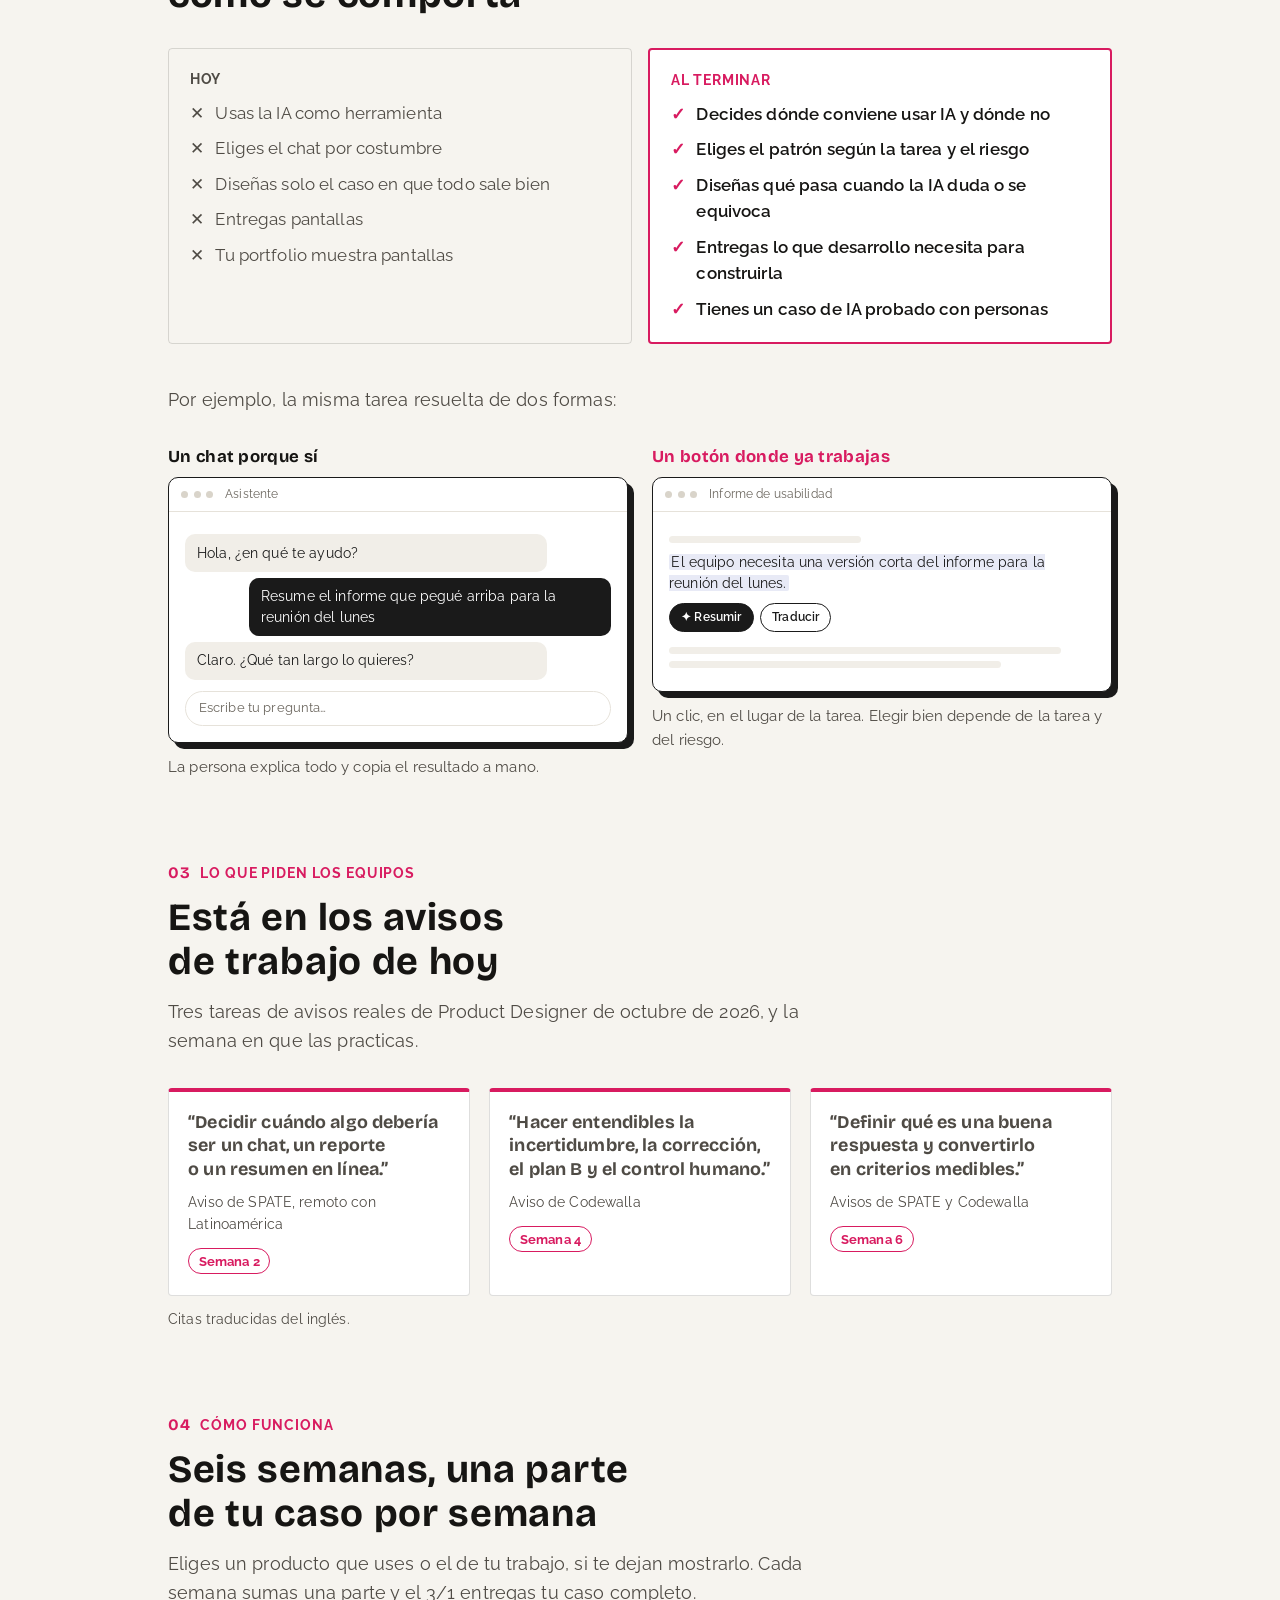
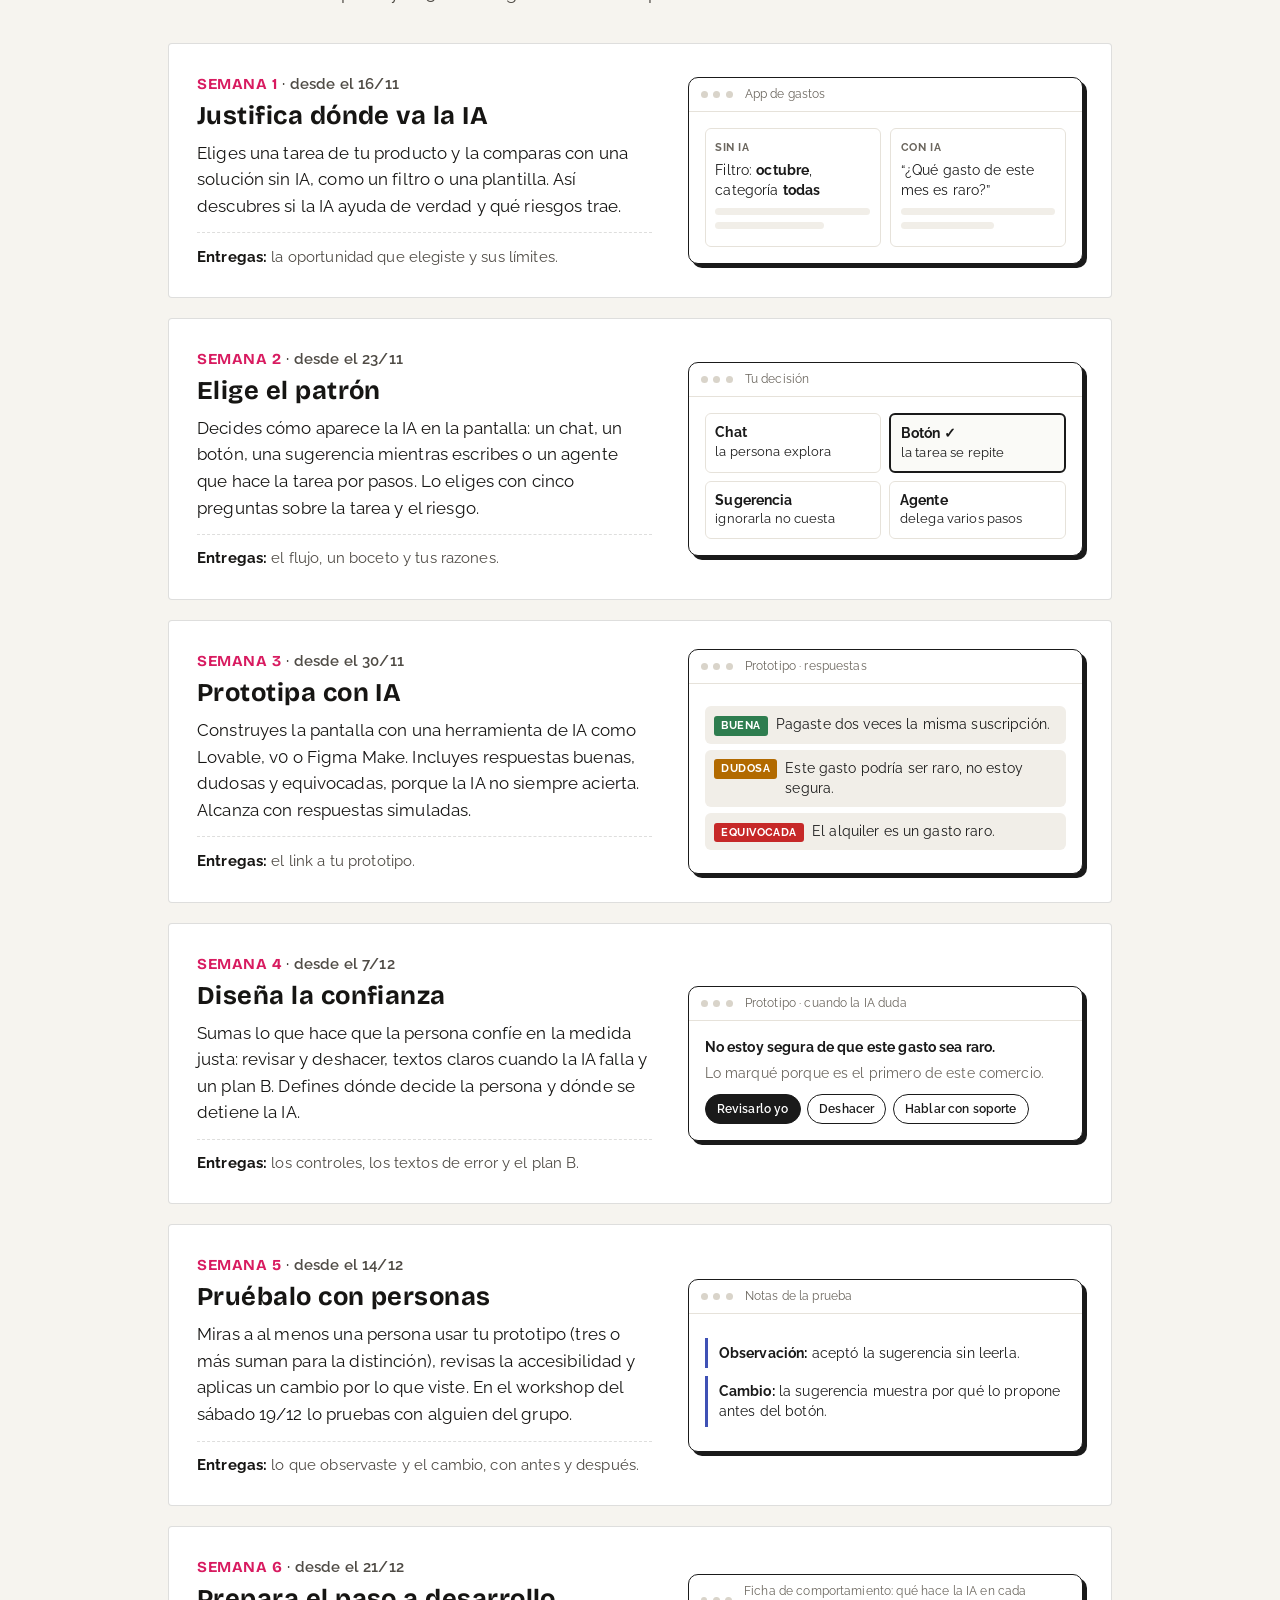
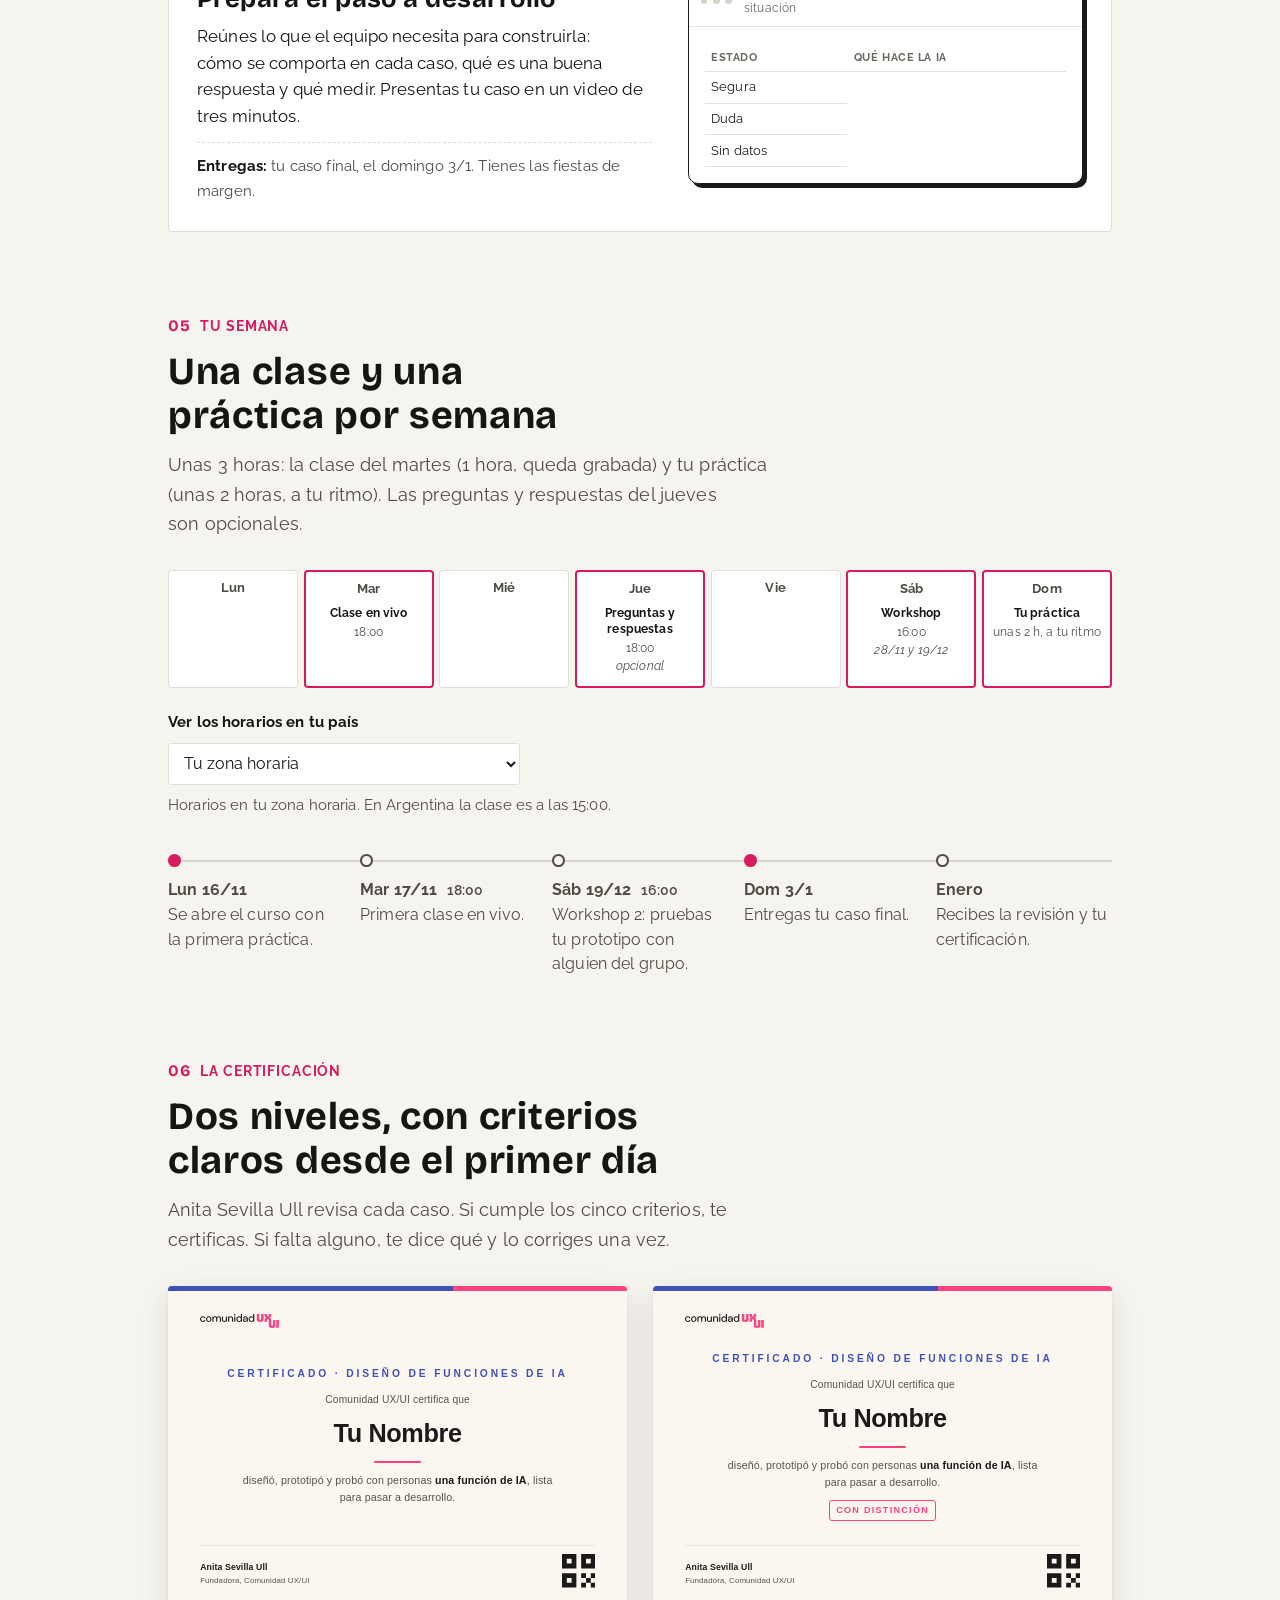
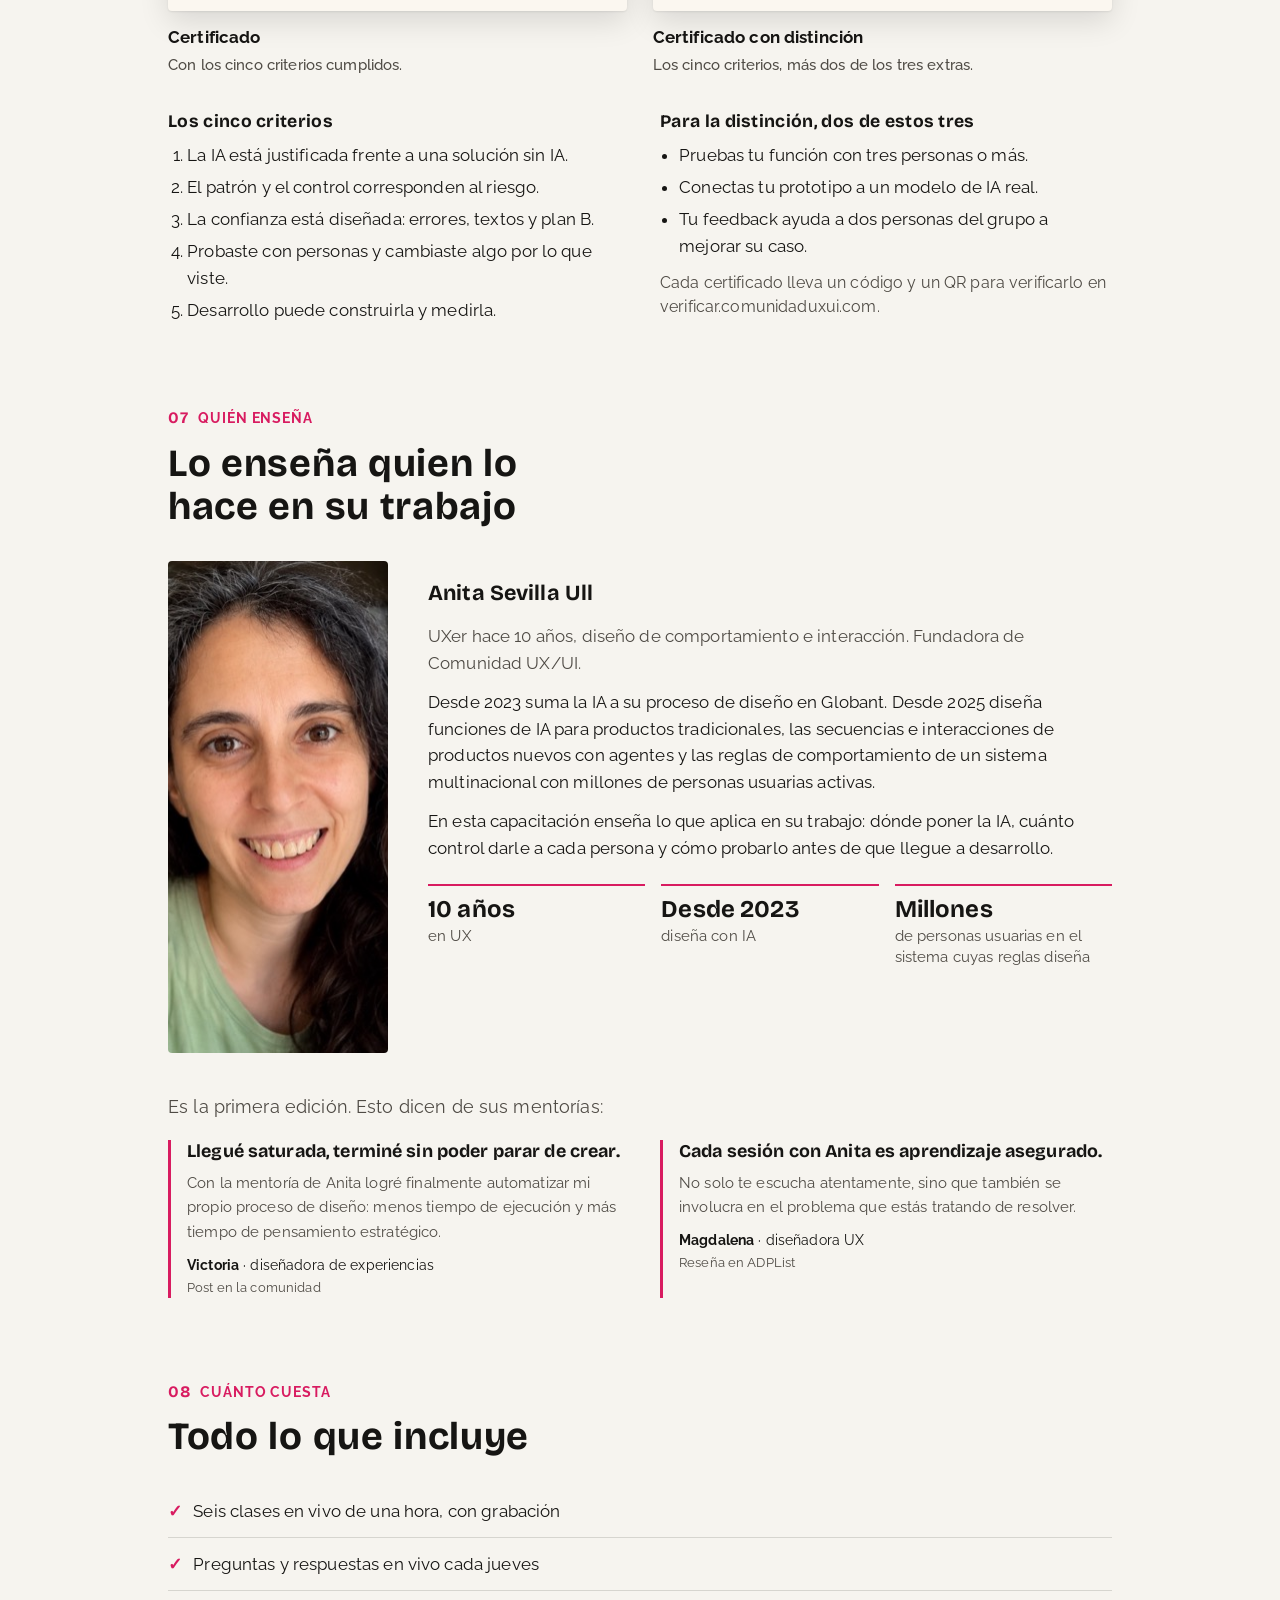
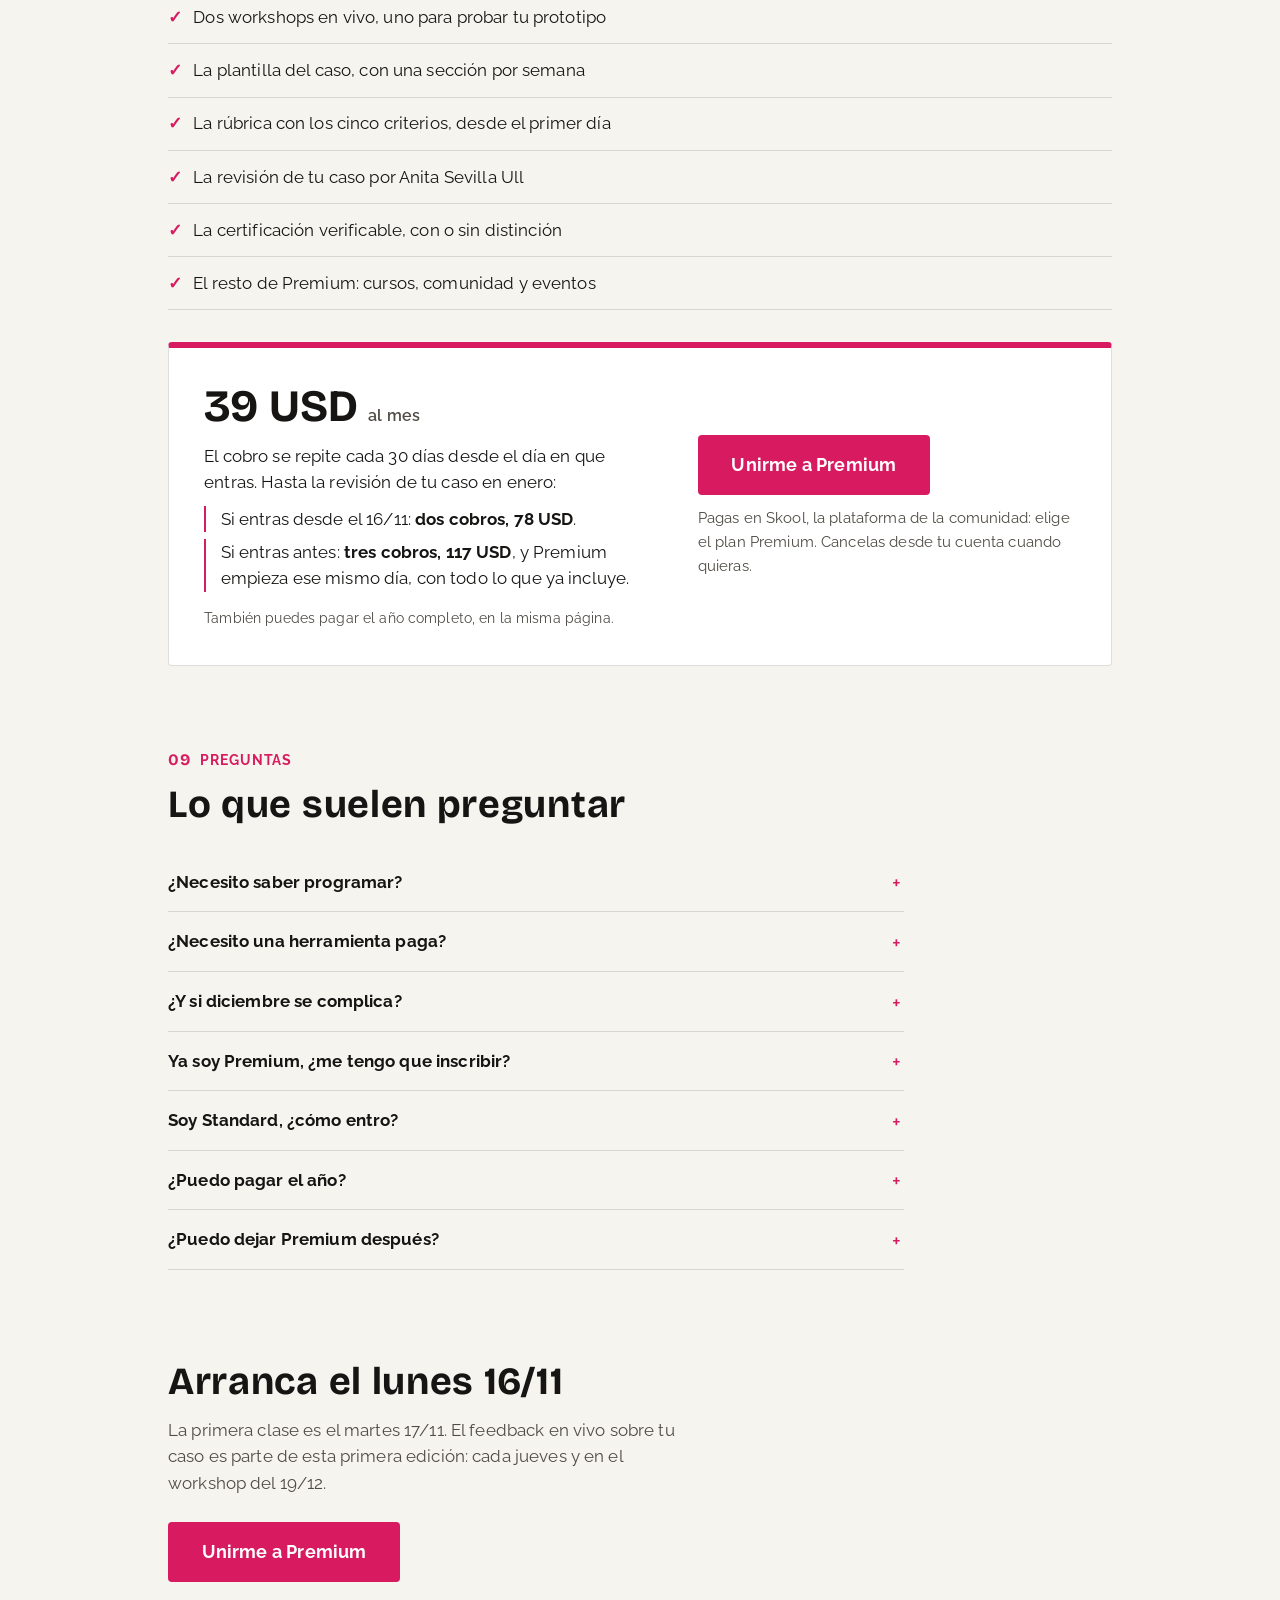
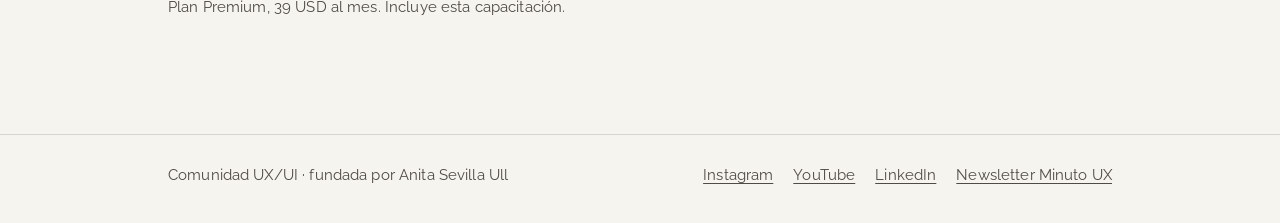
<file: ia/v2/index.html>
<!DOCTYPE html>
<html lang="es">
<head>
<meta charset="UTF-8">
<meta name="viewport" content="width=device-width, initial-scale=1">
<title>De usar IA a diseñarla · Comunidad UXUI</title>
<meta name="description" content="Capacitación en vivo de seis semanas para diseñadoras y diseñadores UX/UI: terminas con una función de IA en tu producto, probada con personas y lista para desarrollo. Arranca el 16/11.">
<meta name="robots" content="noindex">
<link rel="canonical" href="https://comunidaduxui.com/ia/">
<meta property="og:type" content="website">
<meta property="og:url" content="https://comunidaduxui.com/ia/">
<meta property="og:title" content="De usar IA a diseñarla · capacitación en vivo">
<meta property="og:description" content="Una función de IA en tu producto, probada con personas y lista para desarrollo. Arranca el 16/11.">
<meta property="og:image" content="https://comunidaduxui.com/assets/og-ia.png">
<meta property="og:image:width" content="1200">
<meta property="og:image:height" content="630">
<meta property="og:locale" content="es_LA">
<meta name="twitter:card" content="summary_large_image">
<meta name="twitter:image" content="https://comunidaduxui.com/assets/og-ia.png">
<meta name="color-scheme" content="light dark">
<link rel="icon" href="../../assets/iso.svg" type="image/svg+xml">
<link rel="alternate icon" href="../../assets/favicon.png" type="image/png">
<link rel="preconnect" href="https://fonts.googleapis.com">
<link rel="preconnect" href="https://fonts.gstatic.com" crossorigin>
<link rel="stylesheet" href="https://fonts.googleapis.com/css2?family=Bricolage+Grotesque:opsz,wght@12..96,500;12..96,700&family=Raleway:wght@400;500;600;700&display=swap">
<style>
:root {
  --papel: #F6F4EF;
  --papel-2: #ECE9E2;
  --card: #FFFFFF;
  --tinta: #161513;
  --grafito: #4F4B45;
  --linea: rgba(22, 21, 19, .14);
  --rosa: #D81B60;
  --rosa-hover: #B8154F;
  --sobre-rosa: #FFFFFF;
  --acento: #D81B60;
  --indigo: #3F51B5;
  /* las pantallas de ejemplo son "capturas": se ven claras en los dos temas */
  --ui-fondo: #FFFFFF;
  --ui-tinta: #1A1A1A;
  --ui-suave: #6B665E;
  --ui-linea: #E6E2DA;
  --ui-gris: #F1EEE8;
  --bien: #2E7D4F;
  --duda: #B26A00;
  --mal: #C62828;
  --f-display: 'Bricolage Grotesque', 'Helvetica Neue', Arial, sans-serif;
  --f-body: 'Raleway', 'Helvetica Neue', Arial, sans-serif;
  --radio: 4px;
  --gutter: clamp(1rem, 5vw, 3rem);
  --max: 1040px;
}
@media (prefers-color-scheme: dark) {
  :root {
    --papel: #161513;
    --papel-2: #1F1D1A;
    --card: #211F1B;
    --tinta: #F2EEE6;
    --grafito: #BDB6AA;
    --linea: rgba(242, 238, 230, .16);
    --rosa: #FF5C94;
    --rosa-hover: #FF7FAB;
    --sobre-rosa: #161513;
    --acento: #FF8AB4;
    --indigo: #9FA8DA;
  }
}
*, *::before, *::after { box-sizing: border-box; }
html { -webkit-text-size-adjust: 100%; }
body {
  margin: 0;
  font-family: var(--f-body);
  font-size: 1.04rem;
  line-height: 1.6;
  letter-spacing: .008em;
  color: var(--tinta);
  background: var(--papel);
  overflow-x: hidden;
}
h1, h2, h3 { font-family: var(--f-display); font-weight: 700; line-height: 1.14; letter-spacing: .018em; margin: 0; text-wrap: balance; }
p { margin: 0; }
a { color: inherit; }
ul, ol { margin: 0; padding: 0; }
strong { font-weight: 700; }
:focus-visible { outline: 3px solid var(--acento); outline-offset: 3px; border-radius: 2px; }
.wrap { width: 100%; max-width: var(--max); margin: 0 auto; padding: 0 var(--gutter); }
.texto { max-width: 62ch; }
.grafito { color: var(--grafito); }

/* Guía de lectura: cada sección abre igual (paso + título + bajada), siempre alineada a la izquierda */
.seccion { padding-block: clamp(3rem, 9vh, 5.5rem) 0; }
.paso { display: flex; gap: .6rem; align-items: baseline; font-weight: 700; font-size: .9rem; letter-spacing: .06em; text-transform: uppercase; color: var(--acento); margin-bottom: .7rem; }
.paso b { font-family: var(--f-display); font-size: 1rem; }
.seccion h2 { font-size: clamp(1.6rem, 4.4vw, 2.4rem); max-width: 24ch; }
.seccion .intro { color: var(--grafito); font-size: clamp(1.02rem, 2.2vw, 1.15rem); max-width: 58ch; margin-top: .8rem; text-wrap: pretty; }

/* Botón */
.boton {
  display: inline-block;
  padding: 1rem 2.1rem;
  background: var(--rosa);
  color: var(--sobre-rosa);
  font-weight: 700;
  font-size: 1.1rem;
  letter-spacing: .01em;
  text-decoration: none;
  border-radius: var(--radio);
  transition: background-color 160ms ease, transform 160ms ease;
}
.boton:hover { background: var(--rosa-hover); }
.boton:active { transform: scale(.98); }
.precio-corto { margin-top: .55rem; font-size: .93rem; color: var(--grafito); }

/* Encabezado */
.top { padding-top: clamp(1.4rem, 4vh, 2.4rem); }
.logo { display: block; width: min(190px, 52vw); height: auto; }
.logo-oscuro { display: none; }
@media (prefers-color-scheme: dark) { .logo-claro { display: none; } .logo-oscuro { display: block; } }
.hero { display: grid; gap: clamp(2rem, 5vw, 3.5rem); align-items: center; padding-top: clamp(2rem, 6vh, 3.5rem); }
@media (min-width: 900px) { .hero { grid-template-columns: 1.05fr 1fr; align-items: start; } .hero figure { margin-top: 3.2rem !important; } }
.antetitulo { font-weight: 700; font-size: .9rem; letter-spacing: .06em; color: var(--acento); margin-bottom: .9rem; }
.hero h1 { font-size: clamp(2rem, 5.6vw, 3.3rem); max-width: 18ch; }
.hero .bajada { color: var(--grafito); font-size: clamp(1.04rem, 2.3vw, 1.2rem); max-width: 46ch; margin-top: 1rem; text-wrap: pretty; }
.datos { list-style: none; display: flex; flex-wrap: wrap; gap: .5rem; margin: 1.4rem 0 1.6rem; }
.datos li { font-size: .9rem; font-weight: 600; padding: .3rem .7rem; border: 1px solid var(--linea); border-radius: 999px; background: var(--card); }

/* Pantallas de ejemplo (mismo lenguaje que el carrusel de patrones) */
.pantalla { background: var(--ui-fondo); color: var(--ui-tinta); border: 1.5px solid #1A1A1A; border-radius: 10px; box-shadow: 6px 6px 0 #1A1A1A; overflow: hidden; font-size: .88rem; line-height: 1.45; }
@media (prefers-color-scheme: dark) { .pantalla { border-color: #000; box-shadow: 6px 6px 0 rgba(0,0,0,.55); } }
.barra { display: flex; align-items: center; gap: .35rem; padding: .5rem .75rem; border-bottom: 1px solid var(--ui-linea); font-size: .75rem; color: var(--ui-suave); }
.barra i { width: 7px; height: 7px; border-radius: 50%; background: #D9D4CA; display: inline-block; }
.barra span { margin-left: .4rem; }
.lienzo { padding: 1rem; }
.renglon { height: 7px; border-radius: 4px; background: var(--ui-gris); margin: .45rem 0; }
.chip { display: inline-block; padding: .3rem .7rem; border-radius: 999px; font-size: .78rem; font-weight: 600; border: 1px solid #1A1A1A; background: #fff; color: #1A1A1A; }
.chip.lleno { background: #1A1A1A; color: #fff; }
.check { display: flex; gap: .55rem; align-items: center; padding: .38rem 0; border-bottom: 1px solid var(--ui-linea); }
.check:last-child { border-bottom: 0; }
.caja { width: 15px; height: 15px; border-radius: 3px; border: 1.5px solid #1A1A1A; flex: none; display: grid; place-items: center; font-size: .7rem; line-height: 1; }
.caja.hecha { background: #1A1A1A; color: #fff; }
.caja.ahora { border-color: var(--mal); }
.tenue { color: var(--ui-suave); }
.alto { margin-top: .8rem; padding: .75rem; border: 1px solid #F3C7C7; background: #FFF6F5; border-radius: 6px; }
.alto p { font-weight: 600; margin-bottom: .55rem; }
.acciones { display: flex; flex-wrap: wrap; gap: .4rem; }
.pie-foto { margin-top: .9rem; font-size: .88rem; color: var(--grafito); max-width: 46ch; }

/* 01 · El cambio: comparación */
.comparar { display: grid; gap: 1.5rem; margin-top: 2rem; }
@media (min-width: 760px) { .comparar { grid-template-columns: 1fr 1fr; } }
.comparar h3 { font-size: 1.05rem; margin-bottom: .7rem; }
.comparar h3 .marca { color: var(--acento); }
.burbuja { padding: .55rem .75rem; border-radius: 10px; max-width: 85%; margin: .35rem 0; }
.burbuja.yo { background: #1A1A1A; color: #fff; margin-left: auto; }
.burbuja.ia { background: var(--ui-gris); }
.entrada { margin-top: .7rem; border: 1px solid var(--ui-linea); border-radius: 999px; padding: .45rem .8rem; color: var(--ui-suave); font-size: .8rem; }
.resaltado { background: #E8EAF6; padding: 0 .15rem; border-radius: 2px; }
.leyenda { margin-top: .75rem; font-size: .93rem; color: var(--grafito); }

/* 02 · Lo que te llevas */
.llevas { list-style: none; display: grid; gap: 1.2rem; margin-top: 2rem; counter-reset: llevas; }
@media (min-width: 760px) { .llevas { grid-template-columns: repeat(3, 1fr); } }
.llevas li { background: var(--card); border: 1px solid var(--linea); border-top: 4px solid var(--acento); border-radius: var(--radio); padding: 1.2rem 1.2rem 1.3rem; }
.llevas h3 { font-size: 1.15rem; margin-bottom: .45rem; }
.llevas p { color: var(--grafito); font-size: .97rem; }

/* 03 · Las seis semanas */
.semanas { list-style: none; margin-top: 2.2rem; display: grid; gap: 1.25rem; }
.semana { display: grid; gap: 1.25rem; background: var(--card); border: 1px solid var(--linea); border-radius: var(--radio); padding: clamp(1.1rem, 3vw, 1.75rem); }
@media (min-width: 820px) { .semana { grid-template-columns: 1.15fr 1fr; gap: 2.25rem; align-items: center; } }
.semana .num { font-family: var(--f-display); font-weight: 700; color: var(--acento); font-size: .95rem; letter-spacing: .04em; }
.semana .num span { color: var(--grafito); font-family: var(--f-body); font-weight: 600; letter-spacing: .01em; }
.semana h3 { font-size: clamp(1.3rem, 3vw, 1.6rem); margin: .3rem 0 .6rem; }
.semana .que { text-wrap: pretty; }
.semana .entregas { margin-top: .8rem; padding-top: .7rem; border-top: 1px dashed var(--linea); font-size: .95rem; color: var(--grafito); }
.semana .entregas b { color: var(--tinta); }
.semana .pantalla { box-shadow: 4px 4px 0 #1A1A1A; }
.respuesta { display: flex; gap: .5rem; align-items: flex-start; padding: .5rem .6rem; border-radius: 6px; background: var(--ui-gris); margin: .4rem 0; }
.etiqueta { flex: none; font-size: .68rem; font-weight: 700; letter-spacing: .04em; text-transform: uppercase; padding: .12rem .45rem; border-radius: 3px; color: #fff; margin-top: .1rem; }
.etiqueta.bien { background: var(--bien); }
.etiqueta.duda { background: var(--duda); }
.etiqueta.mal { background: var(--mal); }
.patrones { display: grid; grid-template-columns: 1fr 1fr; gap: .5rem; }
.patron { border: 1px solid var(--ui-linea); border-radius: 6px; padding: .55rem .6rem; font-size: .8rem; }
.patron b { display: block; font-size: .85rem; }
.patron.elegido { border: 2px solid #1A1A1A; background: #FAFAF7; }
.dos-col { display: grid; grid-template-columns: 1fr 1fr; gap: .6rem; }
.dos-col > div { border: 1px solid var(--ui-linea); border-radius: 6px; padding: .6rem; }
.dos-col small { display: block; font-weight: 700; font-size: .7rem; letter-spacing: .05em; text-transform: uppercase; color: var(--ui-suave); margin-bottom: .3rem; }
.nota-prueba { border-left: 3px solid var(--indigo); padding: .3rem 0 .3rem .7rem; margin: .5rem 0; }
.ficha { width: 100%; border-collapse: collapse; font-size: .8rem; }
.ficha th, .ficha td { text-align: left; padding: .38rem .4rem; border-bottom: 1px solid var(--ui-linea); vertical-align: top; }
.ficha th { font-size: .7rem; letter-spacing: .05em; text-transform: uppercase; color: var(--ui-suave); }

/* 04 · Calendario */
.ritmo { list-style: none; display: grid; grid-template-columns: repeat(7, 1fr); gap: .35rem; margin-top: 2rem; }
.ritmo li { border: 1px solid var(--linea); border-radius: var(--radio); padding: .55rem .3rem .7rem; text-align: center; min-height: 6.4rem; background: var(--card); font-size: .78rem; line-height: 1.3; }
.ritmo .dia { display: block; font-weight: 700; font-size: .8rem; margin-bottom: .45rem; color: var(--grafito); }
.ritmo li.activo { border: 2px solid var(--acento); }
.ritmo .que { font-weight: 700; display: block; }
.ritmo .hora { display: block; color: var(--grafito); margin-top: .15rem; }
.ritmo .opc { display: block; color: var(--grafito); font-style: italic; margin-top: .15rem; }
@media (max-width: 560px) {
  .ritmo { grid-template-columns: 1fr; }
  .ritmo li { min-height: 0; display: grid; grid-template-columns: 5.5rem 1fr; text-align: left; align-items: baseline; padding: .55rem .8rem; }
  .ritmo li:not(.activo) { display: none; }
  .ritmo .dia { margin: 0; }
}
.husos { margin-top: 1.4rem; display: grid; gap: .5rem; max-width: 40rem; }
.husos label { font-weight: 700; font-size: .95rem; }
.husos select { font: inherit; font-size: 1rem; padding: .6rem .7rem; border: 1px solid var(--linea); border-radius: var(--radio); background: var(--card); color: var(--tinta); max-width: 22rem; }
.husos .ahi { color: var(--grafito); font-size: .95rem; }

.linea-tiempo { list-style: none; margin-top: 2.2rem; position: relative; display: grid; gap: 0; }
.linea-tiempo::before { content: ""; position: absolute; left: .55rem; top: .5rem; bottom: .5rem; width: 2px; background: var(--linea); }
.linea-tiempo li { position: relative; padding: 0 0 1.2rem 2.1rem; }
.linea-tiempo li::before { content: ""; position: absolute; left: .18rem; top: .42rem; width: .8rem; height: .8rem; border-radius: 50%; background: var(--papel); border: 2px solid var(--grafito); }
.linea-tiempo li.hito::before { background: var(--acento); border-color: var(--acento); }
.linea-tiempo .fecha { font-weight: 700; }
.linea-tiempo .fecha small { font-weight: 600; color: var(--grafito); font-size: .88rem; margin-left: .35rem; }
.linea-tiempo p { color: var(--grafito); font-size: .97rem; }
@media (min-width: 900px) {
  .linea-tiempo { grid-template-columns: repeat(5, 1fr); gap: 1rem; }
  .linea-tiempo::before { left: 0; right: 0; top: .5rem; bottom: auto; width: auto; height: 2px; }
  .linea-tiempo li { padding: 1.6rem .2rem 0 0; }
  .linea-tiempo li::before { left: 0; top: .1rem; }
}

/* 05 · Certificación */
.certs { display: grid; gap: 1.6rem; margin-top: 2rem; }
@media (min-width: 820px) { .certs { grid-template-columns: 1fr 1fr; } }
.cert { margin: 0; }
.hoja { aspect-ratio: 297 / 210; background: #FBF7F0; color: #1a1a1a; border-radius: 4px; box-shadow: 0 1px 2px rgba(0,0,0,.08), 0 10px 30px rgba(0,0,0,.12); position: relative; overflow: hidden; display: flex; flex-direction: column; padding: 6% 7% 5%; font-family: "Helvetica Neue", Helvetica, Arial, sans-serif; container-type: inline-size; }
.hoja::before { content: ""; position: absolute; top: 0; left: 0; right: 0; height: 1.6%; background: linear-gradient(90deg, #3F51B5 0 62%, #FF4081 62% 100%); }
.hoja img { width: 20%; height: auto; }
.hoja .centro { flex: 1; display: flex; flex-direction: column; justify-content: center; text-align: center; }
.hoja .kicker { font-size: 2.6cqw; letter-spacing: .28em; text-transform: uppercase; color: #3F51B5; font-weight: 700; margin-bottom: 2.4cqw; }
.hoja .otorga { font-size: 2.6cqw; color: #57534c; }
.hoja .nombre { font-size: 6.4cqw; font-weight: 700; letter-spacing: -.015em; margin: 1cqw 0 2cqw; }
.hoja .subrayado { width: 12%; height: .5cqw; background: #FF4081; margin: 0 auto 2.4cqw; border-radius: 2px; }
.hoja .frase { font-size: 2.7cqw; line-height: 1.6; color: #57534c; max-width: 80%; margin: 0 auto; }
.hoja .frase b { color: #1a1a1a; }
.hoja .sello { display: inline-block; margin-top: 2.2cqw; font-size: 2.3cqw; font-weight: 700; letter-spacing: .14em; text-transform: uppercase; color: #FF4081; border: .35cqw solid #FF4081; border-radius: 3px; padding: .5cqw 1.6cqw; }
.hoja .pie-hoja { display: flex; justify-content: space-between; align-items: flex-end; border-top: 1px solid #e8e6e1; padding-top: 2cqw; font-size: 2cqw; color: #57534c; }
.hoja .pie-hoja b { display: block; color: #1a1a1a; font-size: 2.2cqw; }
.hoja .qr { width: 8.5cqw; height: 8.5cqw; flex: none; }
.cert figcaption { margin-top: .8rem; font-weight: 700; }
.cert figcaption span { display: block; font-weight: 500; color: var(--grafito); font-size: .95rem; margin-top: .15rem; }
.criterios { margin-top: 2.2rem; display: grid; gap: 1.6rem; }
@media (min-width: 820px) { .criterios { grid-template-columns: 1fr 1fr; gap: 2.5rem; } }
.criterios h3 { font-size: 1.1rem; margin-bottom: .6rem; }
.criterios ol, .criterios ul { padding-left: 1.2rem; }
.criterios li + li { margin-top: .35rem; }
.criterios p { color: var(--grafito); margin-top: .7rem; font-size: .97rem; }

/* 06 · Quién enseña */
.quien { display: grid; gap: 1.8rem; margin-top: 2rem; align-items: start; }
@media (min-width: 760px) { .quien { grid-template-columns: 220px 1fr; gap: 2.5rem; } }
.quien img { width: 100%; max-width: 220px; aspect-ratio: 1; object-fit: cover; object-position: 50% 30%; border-radius: var(--radio); display: block; }
.quien .nombre { font-family: var(--f-display); font-weight: 700; font-size: 1.35rem; }
.quien .rol { color: var(--grafito); margin-top: .1rem; }
.quien .bio p + p { margin-top: .8rem; }
.quien .bio p:first-of-type { margin-top: .9rem; }
.resenas { display: grid; gap: 1.6rem; margin-top: 2.6rem; }
@media (min-width: 760px) { .resenas { grid-template-columns: repeat(2, 1fr); gap: 2.5rem; } }
.resena { margin: 0; padding-left: 1rem; border-left: 3px solid var(--acento); }
.resena blockquote { margin: 0; }
.resena .titular { font-family: var(--f-display); font-weight: 700; font-size: 1.12rem; line-height: 1.3; text-wrap: balance; }
.resena blockquote p + p { margin-top: .45rem; color: var(--grafito); font-size: .96rem; }
.resena figcaption { margin-top: .6rem; font-size: .88rem; }
.resena .quien-es { font-weight: 700; }
.resena .fuente { display: block; color: var(--grafito); font-size: .82rem; }

/* 07 · Precio */
.oferta { margin-top: 2rem; background: var(--card); border: 1px solid var(--linea); border-top: 6px solid var(--acento); border-radius: var(--radio); padding: clamp(1.3rem, 4vw, 2.2rem); display: grid; gap: 1.6rem; }
@media (min-width: 820px) { .oferta { grid-template-columns: 1.2fr 1fr; gap: 2.5rem; align-items: center; } }
.oferta .monto { font-family: var(--f-display); font-weight: 700; font-size: clamp(2rem, 6vw, 2.8rem); line-height: 1; }
.oferta .monto small { font-family: var(--f-body); font-size: 1rem; font-weight: 600; color: var(--grafito); }
.oferta .cuenta { margin-top: .9rem; }
.oferta ul { list-style: none; margin-top: 1rem; display: grid; gap: .45rem; }
.oferta ul li { padding-left: 1.5rem; position: relative; }
.oferta ul li::before { content: "✓"; position: absolute; left: 0; color: var(--acento); font-weight: 700; }
.oferta .lado-boton p { margin-top: .7rem; font-size: .93rem; color: var(--grafito); }


/* ¿Te suena? */
.dolores { list-style: none; margin-top: 1.8rem; display: grid; gap: 1rem; max-width: 46rem; }
.dolores li { display: grid; grid-template-columns: 2.6rem 1fr; gap: .5rem; align-items: baseline; padding: 1rem 0; border-bottom: 1px solid var(--linea); font-size: 1.08rem; }
.dolores b { font-family: var(--f-display); color: var(--acento); font-size: 1.1rem; }
.remate { margin-top: 1.4rem; font-family: var(--f-display); font-weight: 700; font-size: clamp(1.2rem, 3vw, 1.5rem); }

/* Hoy / al terminar */
.antes-despues { display: grid; gap: 1rem; margin: 2rem 0 2.6rem; }
@media (min-width: 760px) { .antes-despues { grid-template-columns: 1fr 1fr; } }
.col-ad { border: 1px solid var(--linea); border-radius: var(--radio); padding: 1.2rem 1.3rem; }
.col-ad .cab { font-weight: 700; font-size: .85rem; letter-spacing: .06em; text-transform: uppercase; color: var(--grafito); margin-bottom: .6rem; }
.col-ad ul { list-style: none; display: grid; gap: .55rem; }
.col-ad li { padding-left: 1.6rem; position: relative; color: var(--grafito); }
.col-ad li::before { content: "✕"; position: absolute; left: 0; color: var(--grafito); }
.col-ad.despues { background: var(--card); border: 2px solid var(--acento); }
.col-ad.despues .cab { color: var(--acento); }
.col-ad.despues li { color: var(--tinta); font-weight: 600; }
.col-ad.despues li::before { content: "✓"; color: var(--acento); font-weight: 700; }

/* Avisos */
.avisos .cita { font-family: var(--f-display); font-weight: 700; font-size: 1.12rem; line-height: 1.32; text-wrap: balance; }
.avisos .fuente-aviso { margin-top: .6rem; font-size: .86rem; color: var(--grafito); }
.avisos .semana-ref { margin-top: .8rem; display: inline-block; font-weight: 700; font-size: .82rem; color: var(--acento); border: 1.5px solid var(--acento); border-radius: 999px; padding: .1rem .6rem; }
.nota-fuente { margin-top: .8rem; font-size: .85rem; color: var(--grafito); }

/* Tres pasos */
.tres-pasos { list-style: none; display: grid; gap: 1rem; margin: 2rem 0 1rem; }
@media (min-width: 760px) { .tres-pasos { grid-template-columns: repeat(3, 1fr); } }
.tres-pasos li { position: relative; padding: 1.2rem 1.2rem 1.3rem 4rem; border: 1px solid var(--linea); border-radius: var(--radio); }
.tres-pasos b { position: absolute; left: 1.1rem; top: 1rem; width: 2.2rem; height: 2.2rem; border-radius: 50%; background: var(--rosa); color: var(--sobre-rosa); display: grid; place-items: center; font-family: var(--f-display); font-size: 1.1rem; }
.tres-pasos h3 { font-size: 1.12rem; margin-bottom: .3rem; }
.tres-pasos p { color: var(--grafito); font-size: .97rem; }

/* Cifras de quien enseña */
.cifras { list-style: none; display: grid; grid-template-columns: repeat(auto-fit, minmax(9rem, 1fr)); gap: 1rem; margin-top: 1.4rem; }
.cifras li { border-top: 2px solid var(--acento); padding-top: .6rem; font-size: .92rem; color: var(--grafito); line-height: 1.4; }
.cifras b { display: block; font-family: var(--f-display); font-size: 1.5rem; color: var(--tinta); line-height: 1.15; margin-bottom: .2rem; }

/* Todo lo que incluye */
.incluye { width: 100%; border-collapse: collapse; margin-top: 1.6rem; }
.incluye td { padding: .8rem 0; border-bottom: 1px solid var(--linea); vertical-align: baseline; }
.incluye td:first-child::before { content: "✓"; color: var(--acento); font-weight: 700; margin-right: .7rem; }
.oferta .cobros { list-style: none; margin-top: .6rem; display: grid; gap: .4rem; }
.oferta .cobros li { padding-left: .9rem; border-left: 2px solid var(--acento); }
.oferta .cobros li::before { content: none; }
.oferta .contexto { margin-top: .9rem; font-size: .9rem; color: var(--grafito); }

/* 09 · Preguntas */
.preguntas { margin-top: 1.6rem; max-width: 46rem; }
.preguntas details { border-bottom: 1px solid var(--linea); }
.preguntas summary { cursor: pointer; list-style: none; padding: 1rem 2rem 1rem 0; font-weight: 700; position: relative; }
.preguntas summary::-webkit-details-marker { display: none; }
.preguntas summary::after { content: "+"; position: absolute; right: .2rem; top: .85rem; font-size: 1.3rem; font-weight: 500; color: var(--acento); }
.preguntas details[open] summary::after { content: "−"; }
.preguntas details p { padding: 0 0 1.1rem; color: var(--grafito); max-width: 60ch; }

/* Cierre y pie */
.cierre { padding-block: clamp(3.5rem, 10vh, 6rem); }
.cierre h2 { font-size: clamp(1.6rem, 4.4vw, 2.4rem); max-width: 22ch; }
.cierre p { color: var(--grafito); margin: .8rem 0 1.6rem; max-width: 52ch; }
.pie { border-top: 1px solid var(--linea); padding: 1.75rem 0 2.25rem; font-size: .93rem; color: var(--grafito); }
.pie .wrap { display: flex; flex-wrap: wrap; gap: .75rem 1.5rem; justify-content: space-between; align-items: baseline; }
.pie ul { list-style: none; display: flex; flex-wrap: wrap; gap: .5rem 1.25rem; }
.pie a { text-underline-offset: 3px; }

@media (prefers-reduced-motion: reduce) { .boton { transition: none; } }
</style>
</head>
<body>

<main>
  <div class="wrap top">
    <a href="/" aria-label="Comunidad UXUI, ir al inicio">
      <img class="logo logo-claro" src="../../assets/horizontal-texto-negro.svg" alt="Comunidad UXUI" width="335" height="60">
      <img class="logo logo-oscuro" src="../../assets/horizontal-texto-blanco.svg" alt="Comunidad UXUI" width="335" height="60">
    </a>
  </div>

  <!-- Encabezado: promesa, datos clave, la única acción y una muestra de lo que vas a diseñar -->
  <header class="wrap hero">
    <div>
      <p class="antetitulo">DE USAR IA A DISEÑARLA · CAPACITACIÓN EN VIVO</p>
      <h1>Una función de IA en tu producto, probada con personas y lista para desarrollo</h1>
      <p class="bajada">Seis semanas en vivo para diseñadoras y diseñadores UX/UI que ya usan IA en su trabajo y quieren diseñarla. Terminas con un caso completo para tu portfolio y una certificación verificable.</p>
      <ul class="datos" aria-label="Datos clave">
        <li>Del 16/11 al 3/1</li>
        <li>Clase en vivo los martes</li>
        <li>Unas 3 horas por semana</li>
        <li>Todo queda grabado</li>
      </ul>
      <a class="boton" data-boton="arriba" href="https://www.skool.com/comunidaduxui/plans">Unirme a Premium</a>
      <p class="precio-corto">Plan Premium, 39 USD al mes. Incluye esta capacitación.</p>
    </div>

    <figure style="margin:0">
      <div class="pantalla" role="img" aria-label="Ejemplo de función de IA: un asistente muestra su plan, marca los pasos hechos y pide confirmación antes de modificar el formulario de pago.">
        <div class="barra"><i></i><i></i><i></i><span>Asistente · cambiar el flujo de pago</span></div>
        <div class="lienzo">
          <p class="tenue" style="font-size:.72rem;font-weight:700;letter-spacing:.06em">PLAN</p>
          <div class="check"><span class="caja hecha">✓</span>Revisar el flujo actual</div>
          <div class="check"><span class="caja hecha">✓</span>Proponer dos pasos menos</div>
          <div class="check"><span class="caja ahora"></span><b>Modificar el formulario de pago</b></div>
          <div class="check tenue"><span class="caja"></span>Probar el cambio</div>
          <div class="alto">
            <p>¿Sigo con este cambio? Afecta a 3 pantallas.</p>
            <div class="acciones"><span class="chip lleno">Sí, continúa</span><span class="chip">Ver los cambios</span><span class="chip">Detener</span></div>
          </div>
        </div>
      </div>
      <figcaption class="pie-foto">Una de las decisiones que vas a tomar: dónde se detiene la IA y pide permiso.</figcaption>
    </figure>
  </header>

  <!-- 01 · ¿Te suena? -->
  <section class="seccion wrap" aria-labelledby="t-suena">
    <p class="paso"><b>01</b> ¿Te suena?</p>
    <h2 id="t-suena">Usas IA todos los días, pero todavía no la diseñas</h2>
    <ol class="dolores">
      <li><b>01</b><p>Usas IA para trabajar más rápido, pero cuando tu producto suma una función de IA, las decisiones las toma otra persona.</p></li>
      <li><b>02</b><p>Te piden algo con IA y la respuesta por defecto es un chat, aunque la tarea pida otra cosa.</p></li>
      <li><b>03</b><p>Los avisos de trabajo piden diseñar IA y tu portfolio todavía no tiene un caso que lo muestre.</p></li>
    </ol>
    <p class="remate">Si te reconoces en alguna, esta capacitación es para ti.</p>
  </section>

  <!-- 02 · Lo que cambia -->
  <section class="seccion wrap" aria-labelledby="t-cambio">
    <p class="paso"><b>02</b> Lo que cambia</p>
    <h2 id="t-cambio">De usar IA a decidir cómo se comporta</h2>
    <div class="antes-despues" role="table" aria-label="Hoy frente a al terminar">
      <div class="col-ad" role="rowgroup">
        <p class="cab" role="columnheader">Hoy</p>
        <ul>
          <li>Usas la IA como herramienta</li>
          <li>Eliges el chat por costumbre</li>
          <li>Diseñas solo el caso en que todo sale bien</li>
          <li>Entregas pantallas</li>
          <li>Tu portfolio muestra pantallas</li>
        </ul>
      </div>
      <div class="col-ad despues" role="rowgroup">
        <p class="cab" role="columnheader">Al terminar</p>
        <ul>
          <li>Decides dónde conviene usar IA y dónde no</li>
          <li>Eliges el patrón según la tarea y el riesgo</li>
          <li>Diseñas qué pasa cuando la IA duda o se equivoca</li>
          <li>Entregas lo que desarrollo necesita para construirla</li>
          <li>Tienes un caso de IA probado con personas</li>
        </ul>
      </div>
    </div>
    <p class="intro">Por ejemplo, la misma tarea resuelta de dos formas:</p>

    <div class="comparar">
      <div>
        <h3>Un chat porque sí</h3>
        <div class="pantalla" role="img" aria-label="Un chat genérico: la persona tiene que escribir qué necesita y copiar el resultado a mano.">
          <div class="barra"><i></i><i></i><i></i><span>Asistente</span></div>
          <div class="lienzo">
            <p class="burbuja ia">Hola, ¿en qué te ayudo?</p>
            <p class="burbuja yo">Resume el informe que pegué arriba para la reunión del lunes</p>
            <p class="burbuja ia">Claro. ¿Qué tan largo lo quieres?</p>
            <p class="entrada">Escribe tu pregunta…</p>
          </div>
        </div>
        <p class="leyenda">La persona explica todo y copia el resultado a mano.</p>
      </div>
      <div>
        <h3><span class="marca">Un botón donde ya trabajas</span></h3>
        <div class="pantalla" role="img" aria-label="La IA aparece junto al texto seleccionado con dos acciones: Resumir y Traducir.">
          <div class="barra"><i></i><i></i><i></i><span>Informe de usabilidad</span></div>
          <div class="lienzo">
            <div class="renglon" style="width:45%"></div>
            <p style="margin:.6rem 0"><span class="resaltado">El equipo necesita una versión corta del informe para la reunión del lunes.</span></p>
            <div class="acciones"><span class="chip lleno">✦ Resumir</span><span class="chip">Traducir</span></div>
            <div class="renglon" style="width:92%;margin-top:.9rem"></div>
            <div class="renglon" style="width:78%"></div>
          </div>
        </div>
        <p class="leyenda">Un clic, en el lugar de la tarea. Elegir bien depende de la tarea y del riesgo.</p>
      </div>
    </div>
  </section>

  <!-- 03 · Lo que piden los equipos (avisos reales) -->
  <section class="seccion wrap" aria-labelledby="t-avisos">
    <p class="paso"><b>03</b> Lo que piden los equipos</p>
    <h2 id="t-avisos">Está en los avisos de trabajo de hoy</h2>
    <p class="intro">Tres tareas de avisos reales de Product Designer de octubre de 2026, y la semana en que las practicas.</p>
    <ul class="llevas avisos">
      <li>
        <p class="cita">“Decidir cuándo algo debería ser un chat, un reporte o un resumen en línea.”</p>
        <p class="fuente-aviso">Aviso de SPATE, remoto con Latinoamérica</p>
        <p class="semana-ref">Semana 2</p>
      </li>
      <li>
        <p class="cita">“Hacer entendibles la incertidumbre, la corrección, el plan B y el control humano.”</p>
        <p class="fuente-aviso">Aviso de Codewalla</p>
        <p class="semana-ref">Semana 4</p>
      </li>
      <li>
        <p class="cita">“Definir qué es una buena respuesta y convertirlo en criterios medibles.”</p>
        <p class="fuente-aviso">Avisos de SPATE y Codewalla</p>
        <p class="semana-ref">Semana 6</p>
      </li>
    </ul>
    <p class="nota-fuente">Citas traducidas del inglés.</p>
  </section>

  <!-- 04 · Cómo funciona -->
  <section class="seccion wrap" aria-labelledby="t-semanas">
    <p class="paso"><b>04</b> Cómo funciona</p>
    <h2 id="t-semanas">Seis semanas, una parte de tu caso por semana</h2>
    <p class="intro">Eliges un producto que uses o el de tu trabajo, si te dejan mostrarlo. Cada semana sumas una parte y el 3/1 entregas tu caso completo.</p>

    <ol class="semanas">
      <li class="semana">
        <div>
          <p class="num">SEMANA 1 <span>· desde el 16/11</span></p>
          <h3>Justifica dónde va la IA</h3>
          <p class="que">Eliges una tarea de tu producto y la comparas con una solución sin IA, como un filtro o una plantilla. Así descubres si la IA ayuda de verdad y qué riesgos trae.</p>
          <p class="entregas"><b>Entregas:</b> la oportunidad que elegiste y sus límites.</p>
        </div>
        <div class="pantalla" role="img" aria-label="Comparación: un filtro por fecha frente a una pregunta en lenguaje natural sobre gastos raros del mes.">
          <div class="barra"><i></i><i></i><i></i><span>App de gastos</span></div>
          <div class="lienzo dos-col">
            <div><small>Sin IA</small>Filtro: <b>octubre</b>, categoría <b>todas</b><div class="renglon"></div><div class="renglon" style="width:70%"></div></div>
            <div><small>Con IA</small>“¿Qué gasto de este mes es raro?”<div class="renglon"></div><div class="renglon" style="width:60%"></div></div>
          </div>
        </div>
      </li>

      <li class="semana">
        <div>
          <p class="num">SEMANA 2 <span>· desde el 23/11</span></p>
          <h3>Elige el patrón</h3>
          <p class="que">Decides cómo aparece la IA en la pantalla: un chat, un botón, una sugerencia mientras escribes o un agente que hace la tarea por pasos. Lo eliges con cinco preguntas sobre la tarea y el riesgo.</p>
          <p class="entregas"><b>Entregas:</b> el flujo, un boceto y tus razones.</p>
        </div>
        <div class="pantalla" role="img" aria-label="Cuatro patrones de interacción con IA; el botón está marcado como elegido.">
          <div class="barra"><i></i><i></i><i></i><span>Tu decisión</span></div>
          <div class="lienzo patrones">
            <div class="patron"><b>Chat</b>la persona explora</div>
            <div class="patron elegido"><b>Botón ✓</b>la tarea se repite</div>
            <div class="patron"><b>Sugerencia</b>ignorarla no cuesta</div>
            <div class="patron"><b>Agente</b>delega varios pasos</div>
          </div>
        </div>
      </li>

      <li class="semana">
        <div>
          <p class="num">SEMANA 3 <span>· desde el 30/11</span></p>
          <h3>Prototipa con IA</h3>
          <p class="que">Construyes la pantalla con una herramienta de IA como Lovable, v0 o Figma Make. Incluyes respuestas buenas, dudosas y equivocadas, porque la IA no siempre acierta. Alcanza con respuestas simuladas.</p>
          <p class="entregas"><b>Entregas:</b> el link a tu prototipo.</p>
        </div>
        <div class="pantalla" role="img" aria-label="Tres respuestas de la IA marcadas como buena, dudosa y equivocada.">
          <div class="barra"><i></i><i></i><i></i><span>Prototipo · respuestas</span></div>
          <div class="lienzo">
            <div class="respuesta"><span class="etiqueta bien">Buena</span>Pagaste dos veces la misma suscripción.</div>
            <div class="respuesta"><span class="etiqueta duda">Dudosa</span>Este gasto podría ser raro, no estoy segura.</div>
            <div class="respuesta"><span class="etiqueta mal">Equivocada</span>El alquiler es un gasto raro.</div>
          </div>
        </div>
      </li>

      <li class="semana">
        <div>
          <p class="num">SEMANA 4 <span>· desde el 7/12</span></p>
          <h3>Diseña la confianza</h3>
          <p class="que">Sumas lo que hace que la persona confíe en la medida justa: revisar y deshacer, textos claros cuando la IA falla y un plan B. Defines dónde decide la persona y dónde se detiene la IA.</p>
          <p class="entregas"><b>Entregas:</b> los controles, los textos de error y el plan B.</p>
        </div>
        <div class="pantalla" role="img" aria-label="Mensaje de la IA que admite no estar segura y ofrece revisar o pasar a una persona.">
          <div class="barra"><i></i><i></i><i></i><span>Prototipo · cuando la IA duda</span></div>
          <div class="lienzo">
            <p><b>No estoy segura de que este gasto sea raro.</b></p>
            <p class="tenue" style="margin:.3rem 0 .7rem">Lo marqué porque es el primero de este comercio.</p>
            <div class="acciones"><span class="chip lleno">Revisarlo yo</span><span class="chip">Deshacer</span><span class="chip">Hablar con soporte</span></div>
          </div>
        </div>
      </li>

      <li class="semana">
        <div>
          <p class="num">SEMANA 5 <span>· desde el 14/12</span></p>
          <h3>Pruébalo con personas</h3>
          <p class="que">Miras a al menos una persona usar tu prototipo (tres o más suman para la distinción), revisas la accesibilidad y aplicas un cambio por lo que viste. En el workshop del sábado 19/12 lo pruebas con alguien del grupo.</p>
          <p class="entregas"><b>Entregas:</b> lo que observaste y el cambio, con antes y después.</p>
        </div>
        <div class="pantalla" role="img" aria-label="Nota de una prueba: la persona aceptó la sugerencia sin leerla, y el cambio que se aplicó.">
          <div class="barra"><i></i><i></i><i></i><span>Notas de la prueba</span></div>
          <div class="lienzo">
            <p class="nota-prueba"><b>Observación:</b> aceptó la sugerencia sin leerla.</p>
            <p class="nota-prueba"><b>Cambio:</b> la sugerencia muestra por qué lo propone antes del botón.</p>
          </div>
        </div>
      </li>

      <li class="semana">
        <div>
          <p class="num">SEMANA 6 <span>· desde el 21/12</span></p>
          <h3>Prepara el paso a desarrollo</h3>
          <p class="que">Reúnes lo que el equipo necesita para construirla: cómo se comporta en cada caso, qué es una buena respuesta y qué medir. Presentas tu caso en un video de tres minutos.</p>
          <p class="entregas"><b>Entregas:</b> tu caso final, el domingo 3/1. Tienes las fiestas de margen.</p>
        </div>
        <div class="pantalla" role="img" aria-label="Ficha de comportamiento con estados de la función y qué hace la IA en cada uno.">
          <div class="barra"><i></i><i></i><i></i><span>Ficha de comportamiento: qué hace la IA en cada situación</span></div>
          <div class="lienzo">
            <table class="ficha">
              <thead><tr><th>Estado</th><th>Qué hace la IA</th></tr></thead>
              <tbody>
                <tr><td>Segura</td></tr>
                <tr><td>Duda</td></tr>
                <tr><td>Sin datos</td></tr>
              </tbody>
            </table>
          </div>
        </div>
      </li>
    </ol>
  </section>

  <!-- 05 · Tu semana y tus fechas -->
  <section class="seccion wrap" aria-labelledby="t-fechas">
    <p class="paso"><b>05</b> Tu semana</p>
    <h2 id="t-fechas">Una clase y una práctica por semana</h2>
    <p class="intro">Unas 3 horas: la clase del martes (1 hora, queda grabada) y tu práctica (unas 2 horas, a tu ritmo). Las preguntas y respuestas del jueves son opcionales.</p>

    <ul class="ritmo" aria-label="Una semana tipo">
      <li><span class="dia">Lun</span></li>
      <li class="activo"><span class="dia">Mar</span><span class="que">Clase en vivo</span><span class="hora" data-hora="clase">15:00</span></li>
      <li><span class="dia">Mié</span></li>
      <li class="activo"><span class="dia">Jue</span><span class="que">Preguntas y respuestas</span><span class="hora" data-hora="qa">15:00</span><span class="opc">opcional</span></li>
      <li><span class="dia">Vie</span></li>
      <li class="activo"><span class="dia">Sáb</span><span class="que">Workshop</span><span class="hora" data-hora="taller">13:00</span><span class="opc">28/11 y 19/12</span></li>
      <li class="activo"><span class="dia">Dom</span><span class="que">Tu práctica</span><span class="hora">unas 2 h, a tu ritmo</span></li>
    </ul>

    <div class="husos">
      <label for="pais">Ver los horarios en tu país</label>
      <select id="pais"></select>
      <p class="ahi" id="ahi">Horarios de Argentina.</p>
    </div>

    <ol class="linea-tiempo" aria-label="Fechas clave">
      <li class="hito"><p class="fecha">Lun 16/11</p><p>Se abre el curso con la primera práctica.</p></li>
      <li><p class="fecha">Mar 17/11 <small data-hora="clase">15:00</small></p><p>Primera clase en vivo.</p></li>
      <li><p class="fecha">Sáb 19/12 <small data-hora="taller">13:00</small></p><p>Workshop 2: pruebas tu prototipo con alguien del grupo.</p></li>
      <li class="hito"><p class="fecha">Dom 3/1</p><p>Entregas tu caso final.</p></li>
      <li><p class="fecha">Enero</p><p>Recibes la revisión y tu certificación.</p></li>
    </ol>
  </section>

  <!-- 06 · Certificación -->
  <section class="seccion wrap" aria-labelledby="t-cert">
    <p class="paso"><b>06</b> La certificación</p>
    <h2 id="t-cert">Dos niveles, con criterios claros desde el primer día</h2>
    <p class="intro">Anita Sevilla Ull revisa cada caso. Si cumple los cinco criterios, te certificas. Si falta alguno, te dice qué y lo corriges una vez.</p>

    <div class="certs">
      <figure class="cert">
        <div class="hoja" role="img" aria-label="Ejemplo de certificado en Diseño de funciones de IA">
          <img src="../../assets/horizontal-texto-negro.svg" alt="">
          <div class="centro">
            <p class="kicker">Certificado · Diseño de funciones de IA</p>
            <p class="otorga">Comunidad UX/UI certifica que</p>
            <p class="nombre">Tu Nombre</p>
            <div class="subrayado"></div>
            <p class="frase">diseñó, prototipó y probó con personas <b>una función de IA</b>, lista para pasar a desarrollo.</p>
          </div>
          <div class="pie-hoja">
            <div><b>Anita Sevilla Ull</b>Fundadora, Comunidad UX/UI</div>
            <svg class="qr" viewBox="0 0 7 7" aria-hidden="true"><path fill="#1a1a1a" d="M0 0h3v3H0zM4 0h3v3H4zM0 4h3v3H0zM4 4h1v1H4zM6 4h1v1H6zM5 5h1v1H5zM4 6h1v1H4zM6 6h1v1H6z"/><path fill="#FBF7F0" d="M1 1h1v1H1zM5 1h1v1H5zM1 5h1v1H1z"/></svg>
          </div>
        </div>
        <figcaption>Certificado<span>Con los cinco criterios cumplidos.</span></figcaption>
      </figure>

      <figure class="cert">
        <div class="hoja" role="img" aria-label="Ejemplo de certificado con distinción en Diseño de funciones de IA">
          <img src="../../assets/horizontal-texto-negro.svg" alt="">
          <div class="centro">
            <p class="kicker">Certificado · Diseño de funciones de IA</p>
            <p class="otorga">Comunidad UX/UI certifica que</p>
            <p class="nombre">Tu Nombre</p>
            <div class="subrayado"></div>
            <p class="frase">diseñó, prototipó y probó con personas <b>una función de IA</b>, lista para pasar a desarrollo.</p>
            <p><span class="sello">Con distinción</span></p>
          </div>
          <div class="pie-hoja">
            <div><b>Anita Sevilla Ull</b>Fundadora, Comunidad UX/UI</div>
            <svg class="qr" viewBox="0 0 7 7" aria-hidden="true"><path fill="#1a1a1a" d="M0 0h3v3H0zM4 0h3v3H4zM0 4h3v3H0zM4 4h1v1H4zM6 4h1v1H6zM5 5h1v1H5zM4 6h1v1H4zM6 6h1v1H6z"/><path fill="#FBF7F0" d="M1 1h1v1H1zM5 1h1v1H5zM1 5h1v1H1z"/></svg>
          </div>
        </div>
        <figcaption>Certificado con distinción<span>Los cinco criterios, más dos de los tres extras.</span></figcaption>
      </figure>
    </div>

    <div class="criterios">
      <div>
        <h3>Los cinco criterios</h3>
        <ol>
          <li>La IA está justificada frente a una solución sin IA.</li>
          <li>El patrón y el control corresponden al riesgo.</li>
          <li>La confianza está diseñada: errores, textos y plan B.</li>
          <li>Probaste con personas y cambiaste algo por lo que viste.</li>
          <li>Desarrollo puede construirla y medirla.</li>
        </ol>
      </div>
      <div>
        <h3>Para la distinción, dos de estos tres</h3>
        <ul>
          <li>Pruebas tu función con tres personas o más.</li>
          <li>Conectas tu prototipo a un modelo de IA real.</li>
          <li>Tu feedback ayuda a dos personas del grupo a mejorar su caso.</li>
        </ul>
        <p>Cada certificado lleva un código y un QR para verificarlo en verificar.comunidaduxui.com.</p>
      </div>
    </div>
  </section>

  <!-- 07 · Quién enseña -->
  <section class="seccion wrap" aria-labelledby="t-quien">
    <p class="paso"><b>07</b> Quién enseña</p>
    <h2 id="t-quien">Lo enseña quien lo hace en su trabajo</h2>
    <div class="quien">
      <img src="../../assets/anita.jpg" alt="Anita Sevilla Ull" width="640" height="492" loading="lazy">
      <div class="bio">
        <p class="nombre">Anita Sevilla Ull</p>
        <p class="rol">UXer hace 10 años, diseño de comportamiento e interacción. Fundadora de Comunidad UX/UI.</p>
        <p>Desde 2023 suma la IA a su proceso de diseño en Globant. Desde 2025 diseña funciones de IA para productos tradicionales, las secuencias e interacciones de productos nuevos con agentes y las reglas de comportamiento de un sistema multinacional con millones de personas usuarias activas.</p>
        <p>En esta capacitación enseña lo que aplica en su trabajo: dónde poner la IA, cuánto control darle a cada persona y cómo probarlo antes de que llegue a desarrollo.</p>
        <ul class="cifras">
          <li><b>10 años</b>en UX</li>
          <li><b>Desde 2023</b>diseña con IA</li>
          <li><b>Millones</b>de personas usuarias en el sistema cuyas reglas diseña</li>
        </ul>
      </div>
    </div>

    <p class="intro" style="margin-top:2.4rem">Es la primera edición. Esto dicen de sus mentorías:</p>
    <div class="resenas" style="margin-top:1.2rem">
      <figure class="resena">
        <blockquote>
          <p class="titular">Llegué saturada, terminé sin poder parar de crear.</p>
          <p>Con la mentoría de Anita logré finalmente automatizar mi propio proceso de diseño: menos tiempo de ejecución y más tiempo de pensamiento estratégico.</p>
        </blockquote>
        <figcaption><span class="quien-es">Victoria</span> · diseñadora de experiencias<span class="fuente">Post en la comunidad</span></figcaption>
      </figure>
      <figure class="resena">
        <blockquote>
          <p class="titular">Cada sesión con Anita es aprendizaje asegurado.</p>
          <p>No solo te escucha atentamente, sino que también se involucra en el problema que estás tratando de resolver.</p>
        </blockquote>
        <figcaption><span class="quien-es">Magdalena</span> · diseñadora UX<span class="fuente">Reseña en ADPList</span></figcaption>
      </figure>
    </div>
  </section>

  <!-- 08 · Precio, de frente -->
  <section class="seccion wrap" aria-labelledby="t-precio">
    <p class="paso"><b>08</b> Cuánto cuesta</p>
    <h2 id="t-precio">Todo lo que incluye</h2>
    <table class="incluye">
      <tbody>
        <tr><td>Seis clases en vivo de una hora, con grabación</td></tr>
        <tr><td>Preguntas y respuestas en vivo cada jueves</td></tr>
        <tr><td>Dos workshops en vivo, uno para probar tu prototipo</td></tr>
        <tr><td>La plantilla del caso, con una sección por semana</td></tr>
        <tr><td>La rúbrica con los cinco criterios, desde el primer día</td></tr>
        <tr><td>La revisión de tu caso por Anita Sevilla Ull</td></tr>
        <tr><td>La certificación verificable, con o sin distinción</td></tr>
        <tr><td>El resto de Premium: cursos, comunidad y eventos</td></tr>
      </tbody>
    </table>
    <div class="oferta">
      <div>
        <p class="monto">39 USD <small>al mes</small></p>
        <p class="cuenta">El cobro se repite cada 30 días desde el día en que entras. Hasta la revisión de tu caso en enero:</p>
        <ul class="cobros">
          <li>Si entras desde el 16/11: <strong>dos cobros, 78 USD</strong>.</li>
          <li>Si entras antes: <strong>tres cobros, 117 USD</strong>, y Premium empieza ese mismo día, con todo lo que ya incluye.</li>
        </ul>
        <p class="contexto">También puedes pagar el año completo, en la misma página.</p>
      </div>
      <div class="lado-boton">
        <a class="boton" data-boton="precio" href="https://www.skool.com/comunidaduxui/plans">Unirme a Premium</a>
        <p>Pagas en Skool, la plataforma de la comunidad: elige el plan Premium. Cancelas desde tu cuenta cuando quieras.</p>
      </div>
    </div>
  </section>

  <!-- 09 · Preguntas -->
  <section class="seccion wrap" aria-labelledby="t-preguntas">
    <p class="paso"><b>09</b> Preguntas</p>
    <h2 id="t-preguntas">Lo que suelen preguntar</h2>
    <div class="preguntas">
      <details>
        <summary>¿Necesito saber programar?</summary>
        <p>No. Prototipas con herramientas de IA que generan la pantalla a partir de tus instrucciones, y alcanza con respuestas simuladas. Conectar un modelo real es opcional y suma para la distinción.</p>
      </details>
      <details>
        <summary>¿Necesito una herramienta paga?</summary>
        <p>Para el prototipo alcanza la versión gratuita de Lovable, v0 o Figma Make. Si ya usas Claude Code u otra herramienta, también sirve.</p>
      </details>
      <details>
        <summary>¿Y si diciembre se complica?</summary>
        <p>Lo único que se pide es la práctica de cada semana, y las clases quedan grabadas. Si te atrasas, terminas tu caso con las grabaciones y lo entregas en la próxima edición, mientras sigas en Premium.</p>
      </details>
      <details>
        <summary>Ya soy Premium, ¿me tengo que inscribir?</summary>
        <p>No. Ya estás adentro: el curso aparece en el classroom antes del 16/11, con tu primera tarea.</p>
      </details>
      <details>
        <summary>Soy Standard, ¿cómo entro?</summary>
        <p>Te cambias a Premium desde la configuración de tu membresía en la comunidad y entras con el grupo.</p>
      </details>
      <details>
        <summary>¿Puedo pagar el año?</summary>
        <p>Sí. En la misma página de pago eliges Premium anual.</p>
      </details>
      <details>
        <summary>¿Puedo dejar Premium después?</summary>
        <p>Sí, cuando quieras, desde tu cuenta. Para recibir la revisión de tu caso y la certificación necesitas seguir en Premium hasta ese momento.</p>
      </details>
    </div>
  </section>

  <section class="cierre wrap" aria-labelledby="t-cierre">
    <h2 id="t-cierre">Arranca el lunes 16/11</h2>
    <p>La primera clase es el martes 17/11. El feedback en vivo sobre tu caso es parte de esta primera edición: cada jueves y en el workshop del 19/12.</p>
    <a class="boton" data-boton="abajo" href="https://www.skool.com/comunidaduxui/plans">Unirme a Premium</a>
    <p class="precio-corto">Plan Premium, 39 USD al mes. Incluye esta capacitación.</p>
  </section>
</main>

<footer class="pie">
  <div class="wrap">
    <p>Comunidad UX/UI · fundada por Anita Sevilla Ull</p>
    <ul>
      <li><a href="https://www.instagram.com/comunidaduxui/">Instagram</a></li>
      <li><a href="https://www.youtube.com/@ComunidadUXUI">YouTube</a></li>
      <li><a href="https://www.linkedin.com/company/comunidaduxui">LinkedIn</a></li>
      <li><a href="https://comunidad-uxui.kit.com/fb40f8e711">Newsletter Minuto UX</a></li>
    </ul>
  </div>
</footer>

<script>
/* Horarios en el país de quien lee. Las horas fijas están en Argentina (UTC-3, sin horario de verano).
   Detecta la zona del navegador y deja cambiarla. */
(function () {
  var PAISES = [
    ['Argentina', 'America/Argentina/Buenos_Aires'], ['Bolivia', 'America/La_Paz'], ['Chile', 'America/Santiago'],
    ['Colombia', 'America/Bogota'], ['Costa Rica', 'America/Costa_Rica'], ['Cuba', 'America/Havana'],
    ['Ecuador', 'America/Guayaquil'], ['El Salvador', 'America/El_Salvador'], ['España', 'Europe/Madrid'],
    ['Estados Unidos (este)', 'America/New_York'], ['Estados Unidos (oeste)', 'America/Los_Angeles'],
    ['Guatemala', 'America/Guatemala'], ['Honduras', 'America/Tegucigalpa'], ['México', 'America/Mexico_City'],
    ['Nicaragua', 'America/Managua'], ['Panamá', 'America/Panama'], ['Paraguay', 'America/Asuncion'],
    ['Perú', 'America/Lima'], ['Puerto Rico', 'America/Puerto_Rico'], ['República Dominicana', 'America/Santo_Domingo'],
    ['Uruguay', 'America/Montevideo'], ['Venezuela', 'America/Caracas'], ['Brasil', 'America/Sao_Paulo'],
    ['Portugal', 'Europe/Lisbon'], ['Reino Unido', 'Europe/London'], ['Alemania', 'Europe/Berlin'],
    ['Francia', 'Europe/Paris'], ['Italia', 'Europe/Rome'], ['Países Bajos', 'Europe/Amsterdam']
  ];
  /* fechas reales de cada evento, en UTC (15:00 y 13:00 de Argentina) */
  var EVENTOS = {
    clase: Date.UTC(2026, 10, 17, 18, 0),
    qa: Date.UTC(2026, 10, 19, 18, 0),
    taller: Date.UTC(2026, 10, 28, 16, 0)
  };
  var sel = document.getElementById('pais');
  var ahi = document.getElementById('ahi');
  if (!sel) return;
  var detectada = '';
  try { detectada = Intl.DateTimeFormat().resolvedOptions().timeZone || ''; } catch (e) {}
  if (/^America\/(Argentina\/|Buenos_Aires|Cordoba)/.test(detectada)) detectada = 'America/Argentina/Buenos_Aires';
  if (detectada && !PAISES.some(function (p) { return p[1] === detectada; })) {
    PAISES.unshift(['Tu zona horaria', detectada]);
  }
  PAISES.forEach(function (p) {
    var o = document.createElement('option');
    o.value = p[1]; o.textContent = p[0];
    if (p[1] === detectada) o.selected = true;
    sel.appendChild(o);
  });
  if (!detectada) sel.value = 'America/Argentina/Buenos_Aires';

  function hora(ts, tz) {
    return new Intl.DateTimeFormat('es', { hour: '2-digit', minute: '2-digit', hour12: false, timeZone: tz }).format(new Date(ts));
  }
  function dia(ts, tz) {
    return new Intl.DateTimeFormat('es', { weekday: 'long', timeZone: tz }).format(new Date(ts));
  }
  function pintar() {
    var tz = sel.value;
    var esAR = tz === 'America/Argentina/Buenos_Aires';
    document.querySelectorAll('[data-hora]').forEach(function (el) {
      var ts = EVENTOS[el.getAttribute('data-hora')];
      var base = el.getAttribute('data-hora') === 'clase' ? 'martes' : el.getAttribute('data-hora') === 'qa' ? 'jueves' : 'sábado';
      var d = dia(ts, tz);
      el.textContent = hora(ts, tz) + (d !== base ? ' (' + d + ')' : '');
    });
    ahi.textContent = esAR
      ? 'Horarios de Argentina.'
      : (sel.options[sel.selectedIndex].textContent === 'Tu zona horaria' ? 'Horarios en tu zona horaria.' : 'Horarios de ' + sel.options[sel.selectedIndex].textContent + '.') + ' En Argentina la clase es a las 15:00.';
  }
  sel.addEventListener('change', pintar);
  pintar();
})();

/* Medición propia, la misma tabla que la portada (site_events). Sin cookies ni datos personales.
   Visita "ia" o "ia:<de>"; clics "ia-arriba", "ia-precio" o "ia-abajo". Consultas en sql/003_landing_ia.sql. */
(function () {
  if (navigator.webdriver || !/(^|\.)comunidaduxui\.com$/.test(location.hostname)) return;
  var URL_EVENTOS = 'https://ypmowaaxoyuknlmwmyth.supabase.co/rest/v1/site_events';
  var CLAVE = 'eyJhbGciOiJIUzI1NiIsInR5cCI6IkpXVCJ9.eyJpc3MiOiJzdXBhYmFzZSIsInJlZiI6InlwbW93YWF4b3l1a25sbXdteXRoIiwicm9sZSI6ImFub24iLCJpYXQiOjE3NzcwNzk1ODEsImV4cCI6MjA5MjY1NTU4MX0.r9c_VB5H-kUmICseEc5La-VZ2_jKlAdAuDlWIIVVh1w';
  var id;
  try { id = sessionStorage.getItem('visita_id_ia'); } catch (e) {}
  var esNueva = !id;
  if (!id) {
    id = (crypto.randomUUID ? crypto.randomUUID() : String(Date.now()) + Math.random().toString(16).slice(2)).slice(0, 36);
    try { sessionStorage.setItem('visita_id_ia', id); } catch (e) {}
  }
  var origen = 'directo';
  try { if (document.referrer) origen = new URL(document.referrer).hostname.replace(/^www\./, ''); } catch (e) {}
  var de = '';
  try { de = (new URLSearchParams(location.search).get('de') || '').toLowerCase().replace(/[^a-z0-9-]/g, '').slice(0, 12); } catch (e) {}
  var dispositivo = matchMedia('(max-width: 720px)').matches ? 'celular' : 'escritorio';
  function registrar(evento, detalle) {
    try {
      fetch(URL_EVENTOS, {
        method: 'POST',
        keepalive: true,
        headers: { 'Content-Type': 'application/json', apikey: CLAVE, Authorization: 'Bearer ' + CLAVE, Prefer: 'return=minimal' },
        body: JSON.stringify({ site: 'comunidaduxui.com', event: evento, detalle: detalle, visita_id: id, origen: origen, dispositivo: dispositivo })
      }).catch(function () {});
    } catch (e) {}
  }
  if (esNueva) registrar('visita', de ? 'ia:' + de : 'ia');
  document.querySelectorAll('[data-boton]').forEach(function (b) {
    b.addEventListener('click', function () { registrar('clic_boton', 'ia-' + b.getAttribute('data-boton')); });
  });
})();
</script>

</body>
</html>
</file>
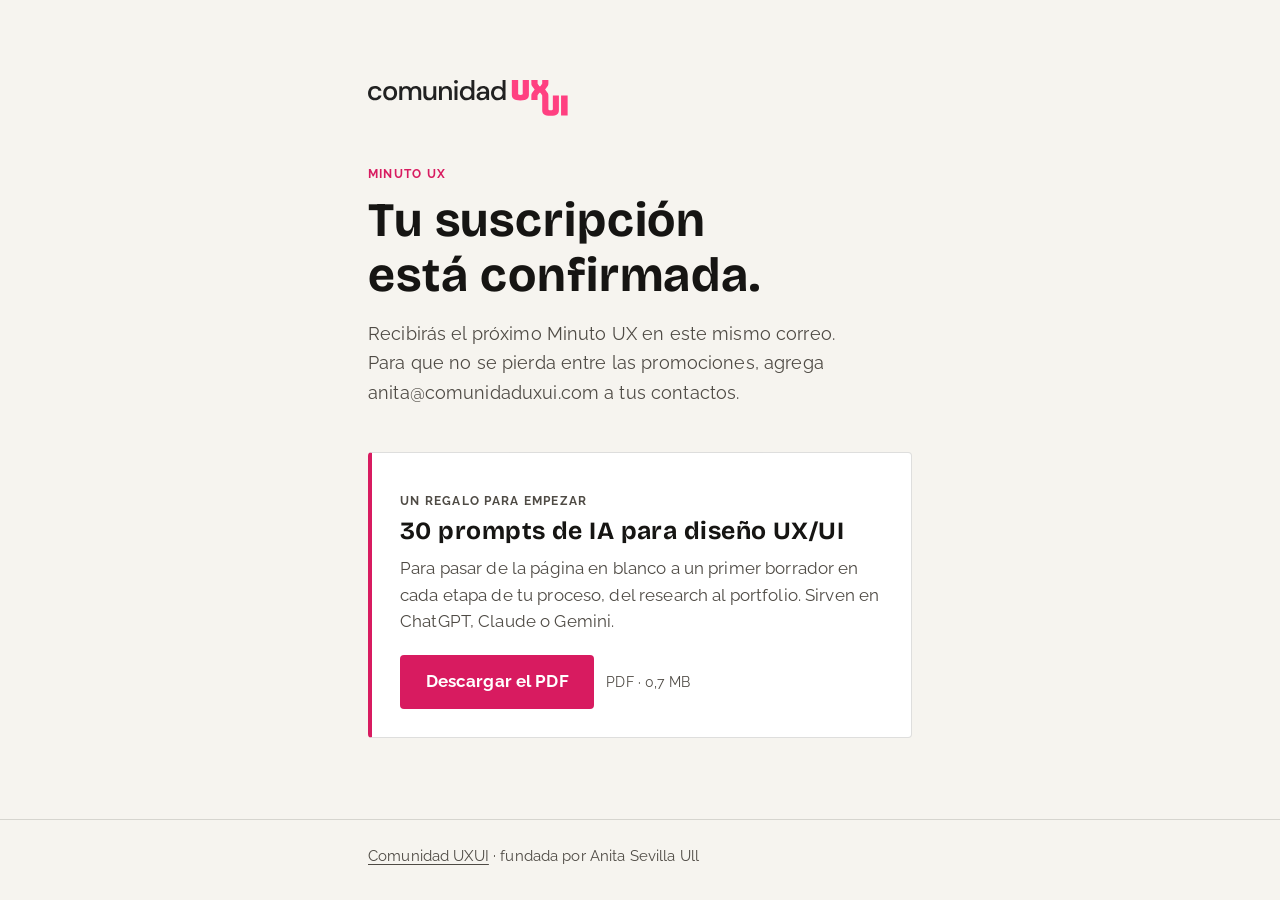
<file: minuto-ux/gracias/index.html>
<!DOCTYPE html>
<html lang="es">
<head>
<meta charset="UTF-8">
<meta name="viewport" content="width=device-width, initial-scale=1">
<title>Suscripción confirmada · Minuto UX</title>
<meta name="description" content="Tu suscripción a Minuto UX, el newsletter de Comunidad UXUI, está confirmada.">
<!-- Página a la que lleva el botón del mail de confirmación de Kit (formulario 9994514, Settings → Confirmation email → URL). -->
<meta name="robots" content="noindex">
<meta name="color-scheme" content="light dark">
<link rel="icon" href="../../assets/iso.svg" type="image/svg+xml">
<link rel="alternate icon" href="../../assets/favicon.png" type="image/png">
<link rel="preconnect" href="https://fonts.googleapis.com">
<link rel="preconnect" href="https://fonts.gstatic.com" crossorigin>
<link rel="stylesheet" href="https://fonts.googleapis.com/css2?family=Bricolage+Grotesque:opsz,wght@12..96,500;12..96,700&family=Raleway:wght@400;500;600;700&display=swap">
<style>
:root {
  --papel: #F6F4EF;
  --card: #FFFFFF;
  --tinta: #161513;
  --grafito: #4F4B45;
  --linea: rgba(22, 21, 19, .14);
  --rosa: #D81B60;
  --rosa-hover: #B8154F;
  --sobre-rosa: #FFFFFF;
  --acento: #D81B60;
  --f-display: 'Bricolage Grotesque', 'Helvetica Neue', Arial, sans-serif;
  --f-body: 'Raleway', 'Helvetica Neue', Arial, sans-serif;
  --radio: 4px;
  --gutter: clamp(1.25rem, 5vw, 3rem);
}
@media (prefers-color-scheme: dark) {
  :root {
    --papel: #161513;
    --card: #211F1B;
    --tinta: #F2EEE6;
    --grafito: #BDB6AA;
    --linea: rgba(242, 238, 230, .16);
    --rosa: #FF5C94;
    --rosa-hover: #FF7FAB;
    --sobre-rosa: #161513;
    --acento: #FF8AB4;
  }
}
*, *::before, *::after { box-sizing: border-box; }
html { -webkit-text-size-adjust: 100%; }
body {
  margin: 0;
  min-height: 100vh;
  display: flex;
  flex-direction: column;
  font-family: var(--f-body);
  font-size: 1.04rem;
  line-height: 1.6;
  letter-spacing: .008em;
  color: var(--tinta);
  background: var(--papel);
}
main { flex: 1; }
h1, h2 { font-family: var(--f-display); font-weight: 700; line-height: 1.14; letter-spacing: .018em; margin: 0; text-wrap: balance; }
p { margin: 0; }
a { color: inherit; }
:focus-visible { outline: 3px solid var(--acento); outline-offset: 3px; border-radius: 2px; }
.wrap { width: 100%; max-width: 640px; margin: 0 auto; padding: 0 var(--gutter); }
.logo { display: block; width: min(200px, 60vw); height: auto; margin-bottom: clamp(2rem, 6vh, 3rem); }
.logo-oscuro { display: none; }
@media (prefers-color-scheme: dark) { .logo-claro { display: none; } .logo-oscuro { display: block; } }
.confirmado { padding-block: clamp(2.5rem, 9vh, 5rem) clamp(2rem, 5vh, 3rem); }
.eyebrow { font-size: .78rem; font-weight: 700; letter-spacing: .1em; text-transform: uppercase; color: var(--acento); margin-bottom: .6rem; }
.confirmado h1 { font-size: clamp(2rem, 6vw, 3rem); }
.confirmado .bajada { color: var(--grafito); font-size: clamp(1.02rem, 2.4vw, 1.15rem); margin-top: 1rem; max-width: 46ch; text-wrap: pretty; }
.regalo { background: var(--card); border: 1px solid var(--linea); border-left: 4px solid var(--acento); border-radius: var(--radio); padding: clamp(1.25rem, 4vw, 1.75rem); }
.regalo .eyebrow { margin-bottom: .4rem; }
.regalo h2 { font-size: clamp(1.25rem, 3.4vw, 1.55rem); }
.regalo p { color: var(--grafito); margin-top: .6rem; max-width: 50ch; text-wrap: pretty; }
.boton {
  display: inline-block;
  margin-top: 1.25rem;
  padding: .85rem 1.6rem;
  background: var(--rosa);
  color: var(--sobre-rosa);
  font-weight: 700;
  text-decoration: none;
  border-radius: var(--radio);
  transition: background-color 160ms ease, transform 160ms ease;
}
.boton:hover { background: var(--rosa-hover); }
.boton:active { transform: scale(.98); }
.peso { display: inline-block; margin-left: .75rem; font-size: .88rem; color: var(--grafito); }
.pie { border-top: 1px solid var(--linea); margin-top: clamp(3rem, 9vh, 5rem); padding: 1.5rem 0 2rem; font-size: .93rem; color: var(--grafito); }
.pie a { text-underline-offset: 3px; }
.pie a:hover { color: var(--tinta); }
@media (prefers-reduced-motion: reduce) { .boton { transition: none; } }
</style>
</head>
<body>

<main>
  <header class="confirmado wrap">
    <a href="/" aria-label="Comunidad UXUI, ir al inicio">
      <img class="logo logo-claro" src="../../assets/horizontal-texto-negro.svg" alt="Comunidad UXUI" width="335" height="60">
      <img class="logo logo-oscuro" src="../../assets/horizontal-texto-blanco.svg" alt="" width="335" height="60">
    </a>
    <p class="eyebrow">Minuto UX</p>
    <h1>Tu suscripción está confirmada.</h1>
    <p class="bajada">Recibirás el próximo Minuto UX en este mismo correo. Para que no se pierda entre las promociones, agrega anita@comunidaduxui.com a tus contactos.</p>
  </header>

  <!-- El regalo va rotando: para cambiarlo, se reemplazan este bloque y el archivo. -->
  <section class="wrap" aria-labelledby="t-regalo">
    <div class="regalo">
      <p class="eyebrow">Un regalo para empezar</p>
      <h2 id="t-regalo">30 prompts de IA para diseño UX/UI</h2>
      <p>Para pasar de la página en blanco a un primer borrador en cada etapa de tu proceso, del research al portfolio. Sirven en ChatGPT, Claude o Gemini.</p>
      <a class="boton" href="30-prompts-ia-diseno-uxui.pdf" download>Descargar el PDF</a><span class="peso">PDF · 0,7 MB</span>
    </div>
  </section>
</main>

<footer class="pie">
  <div class="wrap">
    <p><a href="/">Comunidad UXUI</a> · fundada por Anita Sevilla Ull</p>
  </div>
</footer>

</body>
</html>
</file>
<file: mirada-de-auditor/css/estilos.css>
/* Mirada de auditor · dirección «Lente» (ver DESIGN-WOW.md). Aspecto oscuro y claro. */
:root{
  color-scheme:dark;
  --sala:#0D1412; --consola:#17211E; --consola-alta:#1F2C28; --linea:#2E3D38; --borde:#5F756D;
  --tiza:#EEF3F0; --humo:#A9B8B1;
  --lente:#FF4D8D; --lente-tinta:#1A0610; --lente-velo:rgba(255,77,141,.16);
  --accion:#D81B60; --accion-tinta:#FFFFFF; --accion-hover:#C2185B; /* botones y marcas: texto blanco, en los dos aspectos */
  --visto:#6FE0B0;
  --hoja:#FBFCFA; --tinta:#14161A; --gris-hoja:#5A5F68; --rosa-hoja:#C2185B; --verde-hoja:#0B7A53; --linea-hoja:#DDE1E4;
  --velo:rgba(6,10,9,.84);
  --lente-texto:#FF9BC0; --lente-hover:#FF6FA3; --visto-velo:rgba(111,224,176,.13);
  --luz:#14201C; --luz-fin:rgba(13,20,18,0);
  --sombra-obj:0 0 0 1px rgba(238,243,240,.10),0 1px 2px rgba(0,0,0,.5),0 24px 60px rgba(0,0,0,.55),0 0 90px rgba(238,243,240,.07);
  --sombra-papel:0 1px 2px rgba(0,0,0,.5),0 24px 60px rgba(0,0,0,.5),0 0 90px rgba(238,243,240,.06);
  --display:"Bricolage Grotesque","Arial Narrow",Arial,sans-serif;
  --body:"Instrument Sans",system-ui,-apple-system,"Segoe UI",sans-serif;
  --mono:"IBM Plex Mono",ui-monospace,Menlo,monospace;
  --r:4px; --r-tel:22px;
  --sale:cubic-bezier(.23,1,.32,1);
  --z-pin:2; --z-lente:3; --z-barra:10; --z-aviso:20;
  --k:1; /* escala de la pantalla de Patitas, la fija el script */
}
@media (prefers-color-scheme:light){:root:not([data-tema="oscuro"]){color-scheme:light;
  --sala:#EEF1EF; --consola:#FFFFFF; --consola-alta:#E2E7E4; --linea:#D3DAD6; --borde:#66756F;
  --tiza:#14161A; --humo:#48524D;
  --lente:#D81B60; --lente-tinta:#FFFFFF; --lente-velo:rgba(216,27,96,.10); --lente-texto:#B3134F; --lente-hover:#C2185B;
  --visto:#0B7A53; --visto-velo:rgba(11,122,83,.11);
  --luz:#FAFBFA; --luz-fin:rgba(238,241,239,0);
  --sombra-obj:0 0 0 1px rgba(20,22,26,.08),0 1px 2px rgba(20,30,26,.10),0 18px 44px rgba(20,30,26,.16);
  --sombra-papel:0 0 0 1px rgba(20,22,26,.06),0 1px 2px rgba(20,30,26,.08),0 14px 36px rgba(20,30,26,.12);}}
:root[data-tema="claro"]{color-scheme:light;
  --sala:#EEF1EF; --consola:#FFFFFF; --consola-alta:#E2E7E4; --linea:#D3DAD6; --borde:#66756F;
  --tiza:#14161A; --humo:#48524D;
  --lente:#D81B60; --lente-tinta:#FFFFFF; --lente-velo:rgba(216,27,96,.10); --lente-texto:#B3134F; --lente-hover:#C2185B;
  --visto:#0B7A53; --visto-velo:rgba(11,122,83,.11);
  --luz:#FAFBFA; --luz-fin:rgba(238,241,239,0);
  --sombra-obj:0 0 0 1px rgba(20,22,26,.08),0 1px 2px rgba(20,30,26,.10),0 18px 44px rgba(20,30,26,.16);
  --sombra-papel:0 0 0 1px rgba(20,22,26,.06),0 1px 2px rgba(20,30,26,.08),0 14px 36px rgba(20,30,26,.12);}
:root[data-tema="oscuro"]{color-scheme:dark}
*,*::before,*::after{box-sizing:border-box}
[hidden]{display:none!important}
html{-webkit-text-size-adjust:100%;scroll-padding-bottom:6rem}
body{margin:0;background:var(--sala);color:var(--tiza);font:400 1.0625rem/1.55 var(--body);-webkit-font-smoothing:antialiased;min-height:100dvh;display:flex;flex-direction:column;
  background-image:radial-gradient(120% 70% at 50% 0%,var(--luz) 0%,var(--luz-fin) 62%)}
h1,h2,h3{font-family:var(--display);font-weight:800;letter-spacing:.012em;line-height:1.1;margin:0;text-wrap:balance}
p{margin:0;text-wrap:pretty}
button{font:inherit;color:inherit;cursor:pointer}
a{color:inherit}
:focus-visible{outline:3px solid var(--lente);outline-offset:3px;border-radius:2px}
/* Los títulos reciben el foco solo para que el lector de pantalla los anuncie: no llevan anillo. */
h1[tabindex="-1"]:focus,h2[tabindex="-1"]:focus,p[tabindex="-1"]:focus{outline:none}
.sr{position:absolute;width:1px;height:1px;overflow:hidden;clip-path:inset(50%);white-space:nowrap}
.mono{font:500 .875rem/1.4 var(--mono);letter-spacing:.03em;color:var(--humo)}
.ic{width:1.15em;height:1.15em;flex:none;stroke:currentColor;fill:none;stroke-width:2;stroke-linecap:round;stroke-linejoin:round}

/* Salto al contenido */
.salto{position:absolute;left:1rem;top:-4rem;background:var(--accion);color:var(--accion-tinta);padding:.6rem .9rem;border-radius:var(--r);font-weight:600;z-index:var(--z-aviso)}
.salto:focus{top:.6rem}

/* Cabecera */
.cab{display:flex;align-items:center;justify-content:space-between;gap:1rem;padding:.9rem max(1rem,env(safe-area-inset-right)) .9rem max(1rem,env(safe-area-inset-left));max-width:78rem;width:100%;margin:0 auto}
.cab svg{height:1.6rem;width:auto;display:block;color:var(--tiza)}
.cab a{display:block}
.prog{display:flex;gap:.25rem;width:clamp(8rem,44vw,15rem)}
.prog[hidden]{display:none}
.prog i{flex:1;display:block;height:.3rem;border-radius:2px;background:var(--borde);overflow:hidden}
.prog b{display:block;height:100%;background:var(--lente);transform-origin:0 50%;transform:scaleX(0);transition:transform .5s var(--sale)}
.prog.oculto{visibility:hidden}
@media (max-width:26rem){.cab svg{height:1.3rem}}

main{flex:1;width:100%;max-width:78rem;margin:0 auto;padding:.5rem max(1rem,env(safe-area-inset-right)) 3rem max(1rem,env(safe-area-inset-left))}

/* ---------- Escena ---------- */
.escena{display:grid;gap:1.25rem;grid-template-columns:minmax(0,1fr);grid-template-areas:"texto" "obj" "panel" "acc"}
.texto{grid-area:texto;display:flex;flex-direction:column;gap:.75rem;min-width:0}
.obj{grid-area:obj;display:flex;justify-content:center;min-width:0}
.panel{grid-area:panel;display:flex;flex-direction:column;gap:1rem;min-width:0}
.acc{grid-area:acc;display:flex;gap:.6rem;flex-wrap:wrap}
@media (min-width:56.25rem){
  .escena{grid-template-columns:minmax(0,1fr) auto;grid-template-rows:auto auto 1fr;column-gap:3.5rem;max-width:62rem;margin:0 auto;
    grid-template-areas:"texto obj" "panel obj" "acc obj";align-items:start;padding-top:clamp(0rem,4vh,2.5rem)}
  .obj{position:sticky;top:1rem;align-self:start}
}
/* Mientras la lente pregunta, la consigna queda solo para el lector de pantalla. */
.lenteando .texto{position:absolute;width:1px;height:1px;overflow:hidden;clip-path:inset(50%);white-space:nowrap}

/* Pasos sin pantalla de Patitas: una columna, centrada */
.solo{max-width:40rem;margin:0 auto;display:flex;flex-direction:column;gap:1.1rem;padding-block:clamp(.5rem,5vh,3.5rem)}
.solo.perfil{gap:1.75rem;padding-block:clamp(2rem,16vh,9rem)}
/* El embudo: cuatro barras con su número. La caída se ve antes de leerla. */
.embudo{--alto:4.25rem;display:flex;flex-direction:column;gap:.6rem;background:var(--consola);border-radius:var(--r);padding:.8rem .9rem .75rem}
.embudo p{color:var(--humo);font-size:.9375rem}
.e-barras{display:grid;grid-template-columns:repeat(4,minmax(0,1fr));gap:.5rem;align-items:end}
.e-barras div{display:flex;flex-direction:column;gap:.25rem;min-width:0}
.e-barras b{font:800 1.25rem/1 var(--display);font-variant-numeric:tabular-nums}
.e-barras i{display:block;height:calc(var(--h) * var(--alto));min-height:.4rem;border-radius:3px;background:var(--humo)}
.e-barras span{font-size:.8125rem;line-height:1.25;color:var(--humo)}
@media (max-width:26rem){.embudo{--alto:3.25rem}.e-barras{gap:.35rem}}

.consigna{font-size:clamp(1.6rem,4.6vw,2.35rem);display:flex;flex-direction:column;gap:.45rem}
.consigna .antes{font:400 1.125rem/1.45 var(--body);letter-spacing:0;color:var(--humo)}
.ayuda{color:var(--humo);max-width:34rem}

/* Botones */
.btn{display:inline-flex;align-items:center;justify-content:center;gap:.5rem;min-height:3rem;padding:.7rem 1.15rem;border-radius:var(--r);font-weight:600;text-decoration:none;border:1.5px solid transparent;transition:transform .16s var(--sale)}
.btn:active{transform:scale(.97)}
.btn.p{background:var(--accion);color:var(--accion-tinta)}
.btn.s{background:transparent;border-color:var(--borde);color:var(--tiza)}
.btn[disabled]{background:var(--consola-alta);color:var(--humo);border-color:transparent;cursor:not-allowed}
@media (hover:hover){.btn.p:not([disabled]):hover{background:var(--accion-hover)}.btn.s:not([disabled]):hover{border-color:var(--tiza)}}

/* ---------- Pantalla de Patitas ---------- */
.tel{width:calc(390px*var(--k));height:calc(640px*var(--k));border-radius:calc(var(--r-tel)*var(--k));overflow:hidden;position:relative;background:#fff;flex:none;
  box-shadow:var(--sombra-obj)}
.scr{width:390px;height:640px;transform:scale(var(--k));transform-origin:0 0;position:relative;display:flex;flex-direction:column;background:#fff;color:#0f172a;font-family:Inter,system-ui,sans-serif;font-size:15px;line-height:1.35;transition:translate .5s var(--sale)}
.pt-bar{display:flex;align-items:center;gap:14px;padding:16px 20px 10px;font-size:19px}
.pt-back{font-size:22px;color:#334155}
.pt-steps{padding:2px 20px 12px;display:flex;flex-direction:column;gap:6px}
.pt-seg{display:flex;gap:6px}.pt-seg i{flex:1;height:5px;border-radius:3px;background:#e2e8f0}.pt-seg i.on{background:#0f766e}
.pt-steps small{font-size:13px;color:#475569;font-weight:500}
.pt-body{padding:4px 20px 12px;flex:1;display:flex;flex-direction:column;gap:14px;min-height:0}
.pt-foot{padding:6px 20px 18px;display:flex;flex-direction:column;gap:4px}
.pt-lb{font-size:13.5px;font-weight:600;color:#334155;margin-bottom:6px}
.pt-pet{display:flex;gap:12px;align-items:center;border:1px solid #e2e8f0;border-radius:16px;padding:12px}
.pt-im{width:58px;height:58px;border-radius:12px;background:#ccfbf1;display:grid;place-items:center;font-size:30px;flex:none}
.pt-im.foto{background:#e7e5e4}
.pt-im,.pt-fim{overflow:hidden}.pt-im img,.pt-fim img{width:100%;height:100%;object-fit:cover;display:block}.pt-im.vacia{background:#e2e8f0;color:#94a3b8}.pt-ic{color:#b91c1c}.pt-map>svg{position:absolute;inset:0;width:100%;height:100%}.pt-pin{line-height:0}
.pt-pet b{display:block;font-size:17px}.pt-pet small{display:block;color:#475569;font-size:13.5px}
.pt-a{white-space:nowrap;color:#0f766e;font-weight:600;font-size:14px}
.pt-up{border:1.5px solid #dc2626;border-radius:14px;padding:12px 14px;display:flex;align-items:center;gap:12px}
.pt-ic{width:40px;height:40px;border-radius:10px;background:#fee2e2;display:grid;place-items:center;font-size:18px;flex:none}
.pt-upt b{display:block;font-size:15px}.pt-upt small{color:#dc2626;font-size:14px;font-weight:500}
.pt-up .pt-a{margin-left:auto}
.pt-in{height:48px;border:1.5px solid #94a3b8;border-radius:12px;padding:0 14px;display:flex;align-items:center;font-size:16px}
.pt-help{font-size:13px;color:#475569;margin-top:6px}
.pt-btn{height:52px;border-radius:999px;background:#0f766e;color:#fff;font-weight:700;font-size:17px;display:flex;align-items:center;justify-content:center}
.pt-btn.off{background:#cbd5e1;color:#475569}
.pt-link{height:44px;display:flex;align-items:center;justify-content:center;font-size:13.5px;color:#475569}
.pt-h{font-size:21px;font-weight:800;letter-spacing:-.01em;line-height:1.2}
.pt-mapw{flex:none}
.pt-map{height:176px;border-radius:16px;background:#e8eef0;position:relative;overflow:hidden;flex:none}
.pt-calle{position:absolute;background:#fff}.pt-calle.h{left:0;right:0;height:10px}.pt-calle.v{top:0;bottom:0;width:10px}
.pt-parque{position:absolute;left:30%;top:20%;width:40%;height:44%;border-radius:10px;background:#bbe5c8}
.pt-radio{position:absolute;left:50%;top:42%;width:150px;height:150px;margin:-75px 0 0 -75px;border-radius:50%;background:rgba(15,118,110,.14);border:1.5px solid rgba(15,118,110,.5)}
.pt-pin{position:absolute;left:50%;top:42%;font-style:normal;font-size:30px;transform:translate(-50%,-90%)}
.pt-inst{font-size:13px;color:#AAB4C0;padding:14px 0;margin:-16px 0 -12px}
.pt-inst span{display:inline-block}
.pt-dir{border:1px solid #e2e8f0;border-radius:14px;padding:10px 14px;display:flex;justify-content:space-between;align-items:center;gap:12px}
.pt-dir b{display:block;font-size:16px}.pt-dir small{color:#475569;font-size:13.5px}
.pt-alc{font-size:14.5px;color:#334155}
.pt-row{display:flex;justify-content:space-between;align-items:center;gap:12px;border:1px solid #e2e8f0;border-radius:14px;padding:11px 14px}
.pt-row b{display:block;font-size:16px}.pt-row small{color:#475569;font-size:13px;display:block}
.pt-row .pt-lb{margin-bottom:2px}
.pt-costo{background:#f0fdfa;border-radius:12px;padding:11px 14px;font-size:14.5px;color:#134e4a;font-weight:500}
.pt-cert{display:flex;flex-direction:column;gap:12px;align-items:flex-start}
.pt-tit{font-size:27px;font-weight:800;letter-spacing:-.02em;line-height:1.15;padding-top:6px}
.pt-foto{display:flex;flex-direction:column;gap:6px}
.pt-fim{height:186px;border-radius:16px;background:#d6d3d1;display:grid;place-items:center;font-size:92px}
.pt-foto small{font-size:13px;color:#475569}
.pt-chip{align-self:flex-start;display:flex;align-items:baseline;gap:10px;background:#f1f5f9;border-radius:10px;padding:8px 12px}
.pt-chip b{font-size:15px}.pt-chip small{font-size:12.5px;color:#475569}
.pt-links{display:flex;justify-content:center;gap:22px;height:44px;align-items:center;font-size:13.5px;color:#475569}

/* Regiones marcables */
[data-r]{position:relative;cursor:pointer;-webkit-tap-highlight-color:transparent}
[data-r]::after{content:"";position:absolute;inset:-5px;border-radius:12px;border:2.5px solid transparent;pointer-events:none;transition:border-color .16s var(--sale)}
@media (hover:hover){.marcando [data-r]:hover::after{border-color:rgba(255,77,141,.45)}}
[data-r]:focus-visible{outline:none}
[data-r]:focus-visible::after{border-color:#C2185B;border-style:dashed}
[data-r][aria-pressed="true"]::after{border-color:#FF4D8D}
.pin{position:absolute;right:-9px;top:-11px;width:26px;height:26px;border-radius:50%;background:#D81B60;color:#fff;display:grid;place-items:center;font:500 13px/1 var(--mono);z-index:var(--z-pin);pointer-events:none;box-shadow:0 1px 2px rgba(120,0,50,.5),0 4px 10px rgba(120,0,50,.3);animation:pin .22s var(--sale) both}
@keyframes pin{from{transform:scale(.6);opacity:0}to{transform:none;opacity:1}}
/* La marca numerada no hereda estilos de la zona, y en la barra de arriba va por dentro para que no se recorte. */
[data-r]>.pin{display:grid;place-items:center;font:500 13px/1 var(--mono);color:#fff;text-align:center}
[data-r$="-barra"]>.pin{top:6px;right:8px}
[data-r$="-barra"]::after{inset:3px}
.revelando [data-r]{cursor:default}
.revelando [data-r]:not(.falsa)::after{border-color:transparent}
.revelando [data-r]:not(.falsa) .pin{display:none}
.revelando [data-r][aria-pressed="true"].falsa::after{border-color:#94a3b8;border-style:dashed}
.revelando .falsa .pin{background:#64748b;color:#fff;box-shadow:none}

/* La lente */
.lente{position:absolute;left:0;top:0;width:0;height:0;border-radius:16px;z-index:var(--z-lente);pointer-events:none;opacity:0;
  box-shadow:0 0 0 2400px var(--velo),0 0 0 2.5px #FF4D8D,0 0 0 8px rgba(255,77,141,.18),0 0 36px 6px rgba(255,77,141,.45);
  transition:transform .55s var(--sale),opacity .3s var(--sale)}
.lente.on{opacity:1}

/* Ventana en el celular durante la revelación */
@media (max-width:56.24rem){
  .tel.ventana{height:calc(var(--ventana,260px))}
}

/* ---------- Panel ---------- */
.preg{font-size:clamp(1.25rem,3.4vw,1.6rem)}
.ops{display:flex;flex-direction:column;gap:.5rem;list-style:none;margin:0;padding:0}
.op{width:100%;text-align:left;background:var(--consola);border:1.5px solid var(--borde);border-radius:var(--r);padding:.8rem 1rem;min-height:3rem;display:flex;gap:.7rem;align-items:flex-start;line-height:1.4;transition:border-color .16s var(--sale),background-color .16s var(--sale)}
@media (hover:hover){.op:not([disabled]):hover{border-color:var(--tiza);background:var(--consola-alta)}}
.op[disabled]{cursor:default;color:var(--humo);border-color:var(--linea)}
.op.ok{border-color:var(--visto);color:var(--tiza);background:var(--visto-velo)}
.op.mal{border-color:var(--lente);color:var(--tiza);background:var(--lente-velo)}
.op.elegida{border-color:var(--lente);background:var(--lente-velo);color:var(--tiza)}
.op .ic{margin-top:.18em}
/* Señal de botón de radio: se elige una sola, y elegirla avanza. */
.op .radio{flex:none;width:1.25rem;height:1.25rem;margin-top:.08rem;border-radius:50%;border:1.5px solid var(--borde);display:grid;place-items:center;transition:border-color .16s var(--sale)}
.op .radio::after{content:"";width:.62rem;height:.62rem;border-radius:50%;background:var(--lente);transform:scale(0);transition:transform .2s var(--sale)}
.op.elegida .radio{border-color:var(--lente)}
.op.elegida .radio::after{transform:scale(1)}
@media (hover:hover){.op:not([disabled]):hover .radio{border-color:var(--tiza)}}
.op small{display:block;color:var(--humo);font-size:.9375rem;margin-top:.25rem}


.orden{list-style:none;margin:0;padding:0;display:flex;flex-direction:column;gap:.5rem;counter-reset:n}
.orden li{counter-increment:n;position:relative;background:var(--consola);border:1.5px solid var(--borde);border-radius:var(--r);padding:.75rem .5rem .75rem 2.6rem;display:grid;grid-template-columns:minmax(0,1fr) auto;gap:.15rem .5rem;align-items:center;cursor:grab;touch-action:pan-y;user-select:none;-webkit-user-select:none}
.orden li::before{content:counter(n);position:absolute;left:0;top:50%;width:2.6rem;transform:translateY(-50%);text-align:center;font:500 1rem/1 var(--mono);color:var(--humo)}
.orden li b{grid-column:1;font-weight:600;line-height:1.3}
.orden li small{grid-column:1;color:var(--humo);font-size:.875rem;line-height:1.35}
/* El agarre dice «esto se arrastra». En táctil se arrastra desde aquí, para que el resto de la tarjeta deje desplazar la página. */
.grip{grid-column:2;grid-row:1 / span 2;width:2.75rem;height:2.75rem;display:grid;place-items:center;color:var(--humo);touch-action:none;cursor:grab}
.grip .ic{width:1.4rem;height:1.4rem;stroke-width:3}
/* Las flechas aparecen solo al llegar con el teclado. */
.orden .mov{grid-column:2;grid-row:1 / span 2;position:absolute;right:.5rem;display:flex;gap:.25rem;opacity:0;pointer-events:none}
.orden li:focus-within .mov{position:static;opacity:1;pointer-events:auto}
.orden li:focus-within .grip{display:none}
.orden .mov button{width:2.75rem;height:2.75rem;border-radius:var(--r);background:var(--consola-alta);border:1.5px solid var(--borde);display:grid;place-items:center}
.orden .mov button[aria-disabled="true"]{opacity:.35}
.orden li.arrastra,.orden li.arrastra .grip{cursor:grabbing}
.orden li.arrastra{border-color:var(--lente);background:var(--consola-alta);z-index:var(--z-pin);box-shadow:var(--sombra-papel)}
.orden li.sel{border-color:var(--lente);box-shadow:0 0 0 3px var(--lente-velo)}

/* Aviso en vivo */
.aviso{position:fixed;left:50%;top:calc(.6rem + env(safe-area-inset-top));transform:translate(-50%,-1rem);background:var(--tiza);color:var(--sala);padding:.6rem .9rem;border-radius:var(--r);font-weight:600;font-size:.9375rem;opacity:0;pointer-events:none;transition:opacity .2s var(--sale),transform .2s var(--sale);z-index:var(--z-aviso);max-width:calc(100vw - 2rem)}
.aviso.on{opacity:1;transform:translate(-50%,0)}
/* En el celular el aviso sale abajo, cerca de los botones, y deja libres el logo y el progreso. */
@media (max-width:56.24rem){.aviso{top:auto;bottom:calc(6.4rem + env(safe-area-inset-bottom));width:max-content;max-width:calc(100vw - 2rem)}}

/* ---------- Portada y caso ---------- */
.portada{display:grid;gap:1.75rem;grid-template-columns:minmax(0,1fr);align-items:center;padding-block:.5rem 2rem}
.p-texto{display:flex;flex-direction:column;gap:1.1rem;max-width:36rem}
.marca{font-size:clamp(2.7rem,10.5vw,5.4rem);line-height:.98;letter-spacing:0}
.lead{font-size:1.25rem;line-height:1.4;font-weight:600;max-width:30rem}
.promesa{color:var(--humo);max-width:30rem;margin-top:-.55rem}
/* En el celular el texto y el botón van primero; la maqueta queda debajo. */
.p-visual{display:flex;justify-content:center}
/* Maqueta sin contenido real: muestra la mecánica sin adelantar ninguna respuesta. */
.maqueta{--f:1.9rem;--g:.45rem;--pad:.7rem;position:relative;width:9.5rem;background:var(--hoja);border:5px solid #26332F;border-radius:20px;overflow:hidden;padding:var(--pad);display:flex;flex-direction:column;gap:var(--g);box-shadow:var(--sombra-obj)}
.maqueta i{display:block;border-radius:6px;background:#E2E8F0}
.m-bar{height:1rem;width:58%}
.m-fila{height:var(--f);position:relative}
.m-fila::before{content:"";position:absolute;left:.45rem;top:50%;width:calc(var(--f) - .9rem);height:calc(var(--f) - .9rem);margin-top:calc((var(--f) - .9rem)/-2);border-radius:5px;background:#CBD5E1}
.m-fila::after{content:"";position:absolute;left:calc(var(--f) + .15rem);right:22%;top:50%;height:.4rem;margin-top:-.2rem;border-radius:3px;background:#CBD5E1}
.maqueta .m-btn{height:1.5rem;border-radius:999px;margin-top:.9rem;background:#CBD5E1}
.m-lente{position:absolute;left:.4rem;right:.4rem;top:calc(var(--pad) + 1rem + var(--g)/2);height:calc(var(--f) + var(--g));border-radius:12px;pointer-events:none;
  box-shadow:0 0 0 40rem rgba(6,10,9,.42),0 0 0 2.5px #FF4D8D,0 0 0 8px rgba(255,77,141,.18),0 0 30px 4px rgba(255,77,141,.45);
  animation:mira 4.6s var(--sale) .3s 1 both}
/* Un solo recorrido (menos de 5 segundos) y la lente se queda quieta. */
@keyframes mira{0%{opacity:0;transform:translateY(0)}8%,28%{opacity:1;transform:translateY(0)}45%,68%{opacity:1;transform:translateY(calc(2*(var(--f) + var(--g))))}86%,100%{opacity:1;transform:translateY(calc(var(--f) + var(--g)))}}
@media (min-width:56.25rem){
  .portada{grid-template-columns:minmax(0,1.1fr) minmax(0,.9fr);gap:3rem;min-height:calc(100dvh - 14rem)}
  .maqueta{--f:3.7rem;--g:.9rem;--pad:1.2rem;width:19rem;height:26rem;border-width:8px;border-radius:30px}
  .maqueta i{border-radius:8px}
  .maqueta .m-btn{height:2.8rem;margin-top:auto}
}
/* ---------- El mensaje de Sofía: un chat que llega ---------- */
.chat{display:grid;place-items:center;min-height:calc(100dvh - 13rem);padding-block:1rem}
.chat-caja{width:min(100%,25rem);background:var(--consola);border-radius:18px;overflow:hidden;box-shadow:var(--sombra-papel)}
.chat-caja header{display:flex;align-items:center;gap:.75rem;padding:.9rem 1rem;border-bottom:1px solid var(--linea)}
.chat-caja .av{position:relative;width:2.6rem;height:2.6rem;border-radius:50%;background:var(--consola-alta);display:grid;place-items:center;font:500 .8125rem/1 var(--mono);flex:none}
.chat-caja .av::after{content:"";position:absolute;right:-1px;bottom:-1px;width:.7rem;height:.7rem;border-radius:50%;background:var(--visto);border:2px solid var(--consola)}
.chat-caja header p{display:flex;flex-direction:column;line-height:1.3}
.chat-caja header b{font-weight:600}
.chat-caja header small{color:var(--humo);font-size:.875rem}
.hilo{list-style:none;margin:0;padding:1.1rem 1rem .3rem;display:flex;flex-direction:column;align-items:flex-start;gap:.45rem;min-height:11.5rem}
.burbuja,.escribe{background:var(--consola-alta);border-radius:16px 16px 16px 4px}
.burbuja{padding:.7rem .95rem;max-width:90%;font-size:1.0625rem;line-height:1.4;animation:llega .3s var(--sale) both}
@keyframes llega{from{opacity:0;transform:translateY(.5rem) scale(.96)}to{opacity:1;transform:none}}
.escribe{display:flex;gap:.3rem;padding:.85rem .9rem}
.escribe i{width:.45rem;height:.45rem;border-radius:50%;background:var(--humo);animation:tecla 1s ease-in-out infinite}
.escribe i:nth-child(2){animation-delay:.15s}.escribe i:nth-child(3){animation-delay:.3s}
@keyframes tecla{0%,60%,100%{opacity:.35;transform:none}30%{opacity:1;transform:translateY(-.2rem)}}
.chat-resp{display:flex;justify-content:flex-end;padding:.5rem 1rem 1rem}
.chat-resp .btn{animation:llega .3s var(--sale) both}
.chat .espera{display:none}
.chat-resp.espera{display:flex;visibility:hidden}

/* En el celular, las acciones quedan siempre a mano y el resumen de la auditoría se guarda en la cabecera. */
@media (max-width:56.24rem){
  .escena.con-barra .acc{position:sticky;bottom:0;z-index:var(--z-barra);background:var(--sala);margin:0 -1rem;padding:.7rem 1rem calc(.7rem + env(safe-area-inset-bottom));border-top:1px solid var(--linea);flex-wrap:nowrap}
  .escena.con-barra .acc{flex-wrap:wrap}
  .solo>div>.btn.p{width:100%}
  .escena.con-barra .acc .btn{flex:1 1 40%;padding-inline:.6rem;line-height:1.2}
  .sigue{flex-basis:100%;display:flex;align-items:center;justify-content:center;gap:.4rem;color:var(--humo);font-size:.875rem;margin:-.15rem 0 0}
}

/* ---------- Resultado ---------- */
.res{display:flex;flex-direction:column;gap:2.75rem;max-width:58rem;margin:0 auto;padding-top:1rem}
.res section{display:flex;flex-direction:column;gap:1rem;min-width:0}
.res h1{font-size:clamp(1.9rem,5.4vw,3rem)}
.res h2{font-size:clamp(1.35rem,3.4vw,1.75rem)}
/* Dos frases, dos pesos: lo que ya hace va chico; el salto profesional, grande. */
.titular{display:flex;flex-direction:column;gap:.4rem}
.titular .antes{font:400 1.0625rem/1.45 var(--body);letter-spacing:0;color:var(--humo)}
.titular:focus{outline:none}
.nota{color:var(--humo);font-size:.9375rem;max-width:40rem}
.fila{display:flex;gap:.6rem;flex-wrap:wrap}

/* El marcador: se entiende sin leer */
.marcador h1{display:flex;flex-wrap:wrap;align-items:baseline;gap:.1em .45em}
.marcador .num{font:800 clamp(4.4rem,19vw,8.5rem)/.9 var(--display);letter-spacing:-.01em;font-variant-numeric:tabular-nums}
.marcador .num b{color:var(--visto);font-weight:800}
.marcador .num.cero b{color:inherit}
.marcador .que{font:800 clamp(1.25rem,4.2vw,2rem)/1.1 var(--display);color:var(--humo)}
.puntos{list-style:none;margin:0;padding:0;display:flex;gap:.5rem;flex-wrap:wrap}
.puntos li{width:2.4rem;height:2.4rem;border-radius:50%;display:grid;place-items:center;border:2px dashed var(--borde);animation:punto .4s var(--sale) both;animation-delay:calc(var(--i)*110ms + 150ms)}
.puntos li.si{background:var(--visto);border:2px solid var(--visto);color:var(--sala)}
.puntos .ic{stroke-width:3}
@keyframes punto{from{transform:scale(.4);opacity:0}to{transform:none;opacity:1}}

/* El camino: estaciones unidas por una línea, con el destino al final */
.camino-caja{position:relative}
.camino{list-style:none;margin:0;padding:2.4rem 0 0;display:grid;grid-template-columns:repeat(5,minmax(0,1fr))}
.camino li{position:relative;display:flex;flex-direction:column;align-items:center;text-align:center;gap:.7rem;padding:0 .35rem;min-width:0}
.camino li::before{content:"";position:absolute;top:calc(1.5rem - 1px);left:50%;width:100%;border-top:2px dashed var(--borde)}
.camino li:last-child::before{display:none}
.camino li.hecha:not(.aqui)::before{border-top:2px solid var(--visto)}
.camino .nodo{position:relative;z-index:1;width:3rem;height:3rem;border-radius:50%;display:grid;place-items:center;background:var(--sala);border:2px solid var(--borde);color:var(--humo);flex:none}
.camino li.hecha .nodo{background:var(--visto);border-color:var(--visto);color:var(--sala)}
.camino li.meta .nodo{border-style:dashed;color:var(--tiza)}
.camino b{display:block;font:800 1.15rem/1.1 var(--display);letter-spacing:.012em;color:var(--humo)}
.camino li.hecha b,.camino li.meta b,.camino li.aqui b{color:var(--tiza)}
.camino li.aqui:not(.hecha) .nodo{color:var(--tiza)}
.camino small{display:block;color:var(--humo);font-size:.875rem;line-height:1.3;margin-top:.2rem}
.camino .tu{position:absolute;top:-2.05rem;left:50%;transform:translateX(-50%);white-space:nowrap;font:500 .75rem/1 var(--mono);letter-spacing:.04em;padding:.32rem .5rem;border-radius:2px;border:1.5px solid var(--lente);color:var(--lente-texto);background:var(--sala)}
.camino li.meta .tu{border-color:var(--borde);color:var(--humo)}
.camino-caja .foco{position:absolute;left:0;top:0;width:0;height:0;border-radius:50%;pointer-events:none;opacity:0;z-index:2;box-shadow:0 0 0 2.5px var(--lente),0 0 0 7px var(--lente-velo),0 0 26px 2px rgba(255,77,141,.45);transition:transform .9s var(--sale),opacity .4s var(--sale)}
.camino-caja .foco.on{opacity:1}
@media (max-width:40rem){
  .camino{grid-template-columns:1fr;padding:0 0 0 .5rem}
  .camino li{flex-direction:row;align-items:flex-start;text-align:left;gap:.9rem;padding:0 0 1.5rem}
  .camino li:last-child{padding-bottom:0}
  .camino li::before{top:1.5rem;left:calc(1.5rem - 1px);width:0;height:100%;border-top:0;border-left:2px dashed var(--borde)}
  .camino li.hecha:not(.aqui)::before{border-top:0;border-left:2px solid var(--visto)}
  .camino li>div{padding-top:.3rem}
  .camino li.aqui>div,.camino li.meta>div{padding-top:0}
  .camino .tu{position:static;transform:none;display:inline-block;margin-bottom:.4rem;background:none}
}

/* Pedir el desglose */
.res section.pedir{background:var(--consola);border-radius:var(--r);padding:clamp(1.2rem,4vw,2rem);display:grid;grid-template-columns:minmax(0,1fr);gap:1.5rem}
@media (min-width:52rem){.res section.pedir{grid-template-columns:minmax(0,1fr) minmax(0,1fr);gap:2.5rem;align-items:center}}
.trae{list-style:none;margin:1rem 0 0;padding:0;display:flex;flex-direction:column;gap:.65rem}
.trae li{display:flex;gap:.65rem;align-items:flex-start;line-height:1.4}
.trae .ic{color:var(--visto);margin-top:.15em;stroke-width:3}
.trae .extra{font-weight:600}
.trae .extra .ic{color:var(--lente-texto);stroke-width:2}
.plantilla{display:flex;flex-wrap:wrap;align-items:center;justify-content:space-between;gap:1rem;background:var(--consola);border-radius:var(--r);padding:1.1rem 1.2rem}
.plantilla h2{font-size:1.25rem;display:flex;align-items:center;gap:.6rem}
.plantilla h2 .ic{color:var(--lente-texto)}
.plantilla .mono{flex-basis:100%}
.pedir-form{display:flex;flex-direction:column;gap:.6rem;min-width:0}
.pedir-form label{font-weight:600}
.campo{display:flex;gap:.5rem;flex-wrap:wrap}
.campo input{flex:1;min-width:12rem;min-height:3rem;padding:.6rem .8rem;border-radius:var(--r);border:1.5px solid var(--borde);background:var(--sala);color:var(--tiza);font:inherit;font-size:1rem}
.campo input::placeholder{color:var(--humo);opacity:1}
.msj{font-size:.9375rem}
.msj:empty{display:none}
.msj.err{color:var(--lente-texto)}.msj.ok{color:var(--visto)}
.msj a{font-weight:600}
.legal{color:var(--humo);font-size:.875rem}

.cta{background:var(--consola);border-radius:var(--r);padding:clamp(1.2rem,4vw,2rem)}
.cta p{max-width:40rem}
.precio{font-weight:600}
.imgcomp{max-width:16rem;border-radius:2px;display:block}
details{border-top:1px solid var(--linea);padding-top:1rem}
summary{cursor:pointer;font-weight:600;min-height:2.75rem;display:flex;align-items:center;gap:.5rem;text-decoration:underline;text-underline-offset:.2em;list-style:none}
summary::-webkit-details-marker{display:none}
summary .ic{transition:transform .18s var(--sale)}
/* Lo que se despliega lleva una punta hacia abajo que gira al abrir. */
details[open]>summary>.abre{transform:rotate(180deg)}
details ul{color:var(--humo);padding-left:1.1rem;display:flex;flex-direction:column;gap:.4rem;max-width:44rem}

/* ---------- Desglose ---------- */
.des h3.mono{margin:.7rem 0 -.3rem}
.fichas{list-style:none;margin:0;padding:0;display:flex;flex-wrap:wrap;gap:.5rem}
.fichas li{display:inline-flex;align-items:center;gap:.45rem;background:var(--consola);border-radius:var(--r);padding:.55rem .8rem}
.fichas .ic{color:var(--visto)}
.resp{list-style:none;margin:0;padding:0}
.resp details{border-top:1px solid var(--linea);padding:0}
.resp summary{display:grid;grid-template-columns:2.25rem minmax(0,1fr) auto;gap:.75rem;align-items:center;padding:.7rem 0;min-height:3.25rem;text-decoration:none;font-weight:400}
.est{width:2.25rem;height:2.25rem;border-radius:50%;display:grid;place-items:center}
.est.si{background:var(--visto-velo);color:var(--visto)}
.est.no{background:var(--lente-velo);color:var(--lente-texto)}
.resp .tit b{display:block;font-weight:600;line-height:1.3}
.resp .tit small{display:block;color:var(--humo);font-size:.875rem;line-height:1.35;margin-top:.1rem}
.resp .abre{color:var(--humo)}
.resp .exp{padding:0 0 1rem 3rem;display:flex;flex-direction:column;gap:.45rem;font-size:.9375rem;max-width:44rem}
.resp .exp b{font-weight:600}
.resp .exp .porque{color:var(--humo);margin-top:-.25rem}
.habs{list-style:none;margin:0;padding:0;display:flex;flex-direction:column;gap:1rem}
.habs li{display:grid;grid-template-columns:10rem minmax(0,1fr) max-content;gap:.8rem;align-items:center}
.habs .nom{display:inline-flex;gap:.55rem;align-items:center;font-weight:600}
.habs .nom .ic{color:var(--humo)}
.medidor{display:flex;gap:.3rem}
.medidor i{flex:1;height:.85rem;border-radius:2px;background:var(--consola-alta);animation:punto .35s var(--sale) both;animation-delay:calc(var(--i)*70ms)}
.medidor i.on{background:var(--visto)}
.medidor i.media{background:linear-gradient(90deg,var(--visto) 50%,var(--consola-alta) 50%)}
.habs .val{font:500 .875rem/1 var(--mono);color:var(--humo);text-align:right;font-variant-numeric:tabular-nums}
@media (max-width:34rem){.habs li{grid-template-columns:minmax(0,1fr) auto;gap:.45rem .8rem}.habs .medidor{grid-column:1 / -1;grid-row:2}}
.ruta{list-style:none;margin:0;padding:0}
.ruta li{display:grid;grid-template-columns:6.4rem minmax(0,1fr);gap:.9rem;padding:.85rem 0;border-top:1px solid var(--linea)}
.ruta li b{font-weight:600}
.ruta li small{display:block;font:500 .8125rem/1.3 var(--mono);color:var(--humo);margin-top:.15rem}
.ruta li.empieza small{color:var(--lente-texto)}

.pie{border-top:1px solid var(--linea);padding:1.2rem max(1rem,env(safe-area-inset-right)) calc(1.5rem + env(safe-area-inset-bottom)) max(1rem,env(safe-area-inset-left));color:var(--humo);font-size:.875rem}
.pie>div{max-width:76rem;margin:0 auto;align-items:center;display:flex;gap:.5rem 1.5rem;flex-wrap:wrap;justify-content:space-between}
.pie a{display:inline-flex;align-items:center;min-height:1.5rem}

/* Entradas (un solo patrón, sobrio) */
.entra{animation:entra .32s var(--sale) both}
@keyframes entra{from{opacity:0;transform:translateY(.5rem)}to{opacity:1;transform:none}}

@media (prefers-reduced-motion:reduce){
  *,*::before,*::after{animation-duration:.01ms!important;animation-delay:0s!important;transition-duration:.01ms!important}
  .m-lente{animation:none;transform:translateY(calc(var(--f) + var(--g)))}
}

/* ---------- Preguntas personales ---------- */
.sino{display:flex;gap:.75rem;flex-wrap:wrap}
.btn.grande{min-height:3.75rem;min-width:8.5rem;font-size:1.25rem;font-family:var(--display);font-weight:800;letter-spacing:.012em}
@media (hover:hover){.btn.grande:hover{background:var(--consola-alta)}}

/* ---------- Selector de aspecto ---------- */
.tema{display:inline-flex;align-items:center;gap:.5rem}
.tema span{color:var(--humo)}
.tema div{display:inline-flex;border:1.5px solid var(--borde);border-radius:var(--r);overflow:hidden}
.tema button{background:none;border:0;padding:.3rem .65rem;min-height:2rem;color:var(--humo);font-size:.875rem}
.tema button+button{border-left:1.5px solid var(--borde)}
.tema button[aria-pressed="true"]{background:var(--tiza);color:var(--sala);font-weight:600}

/* Casilla del newsletter: optativa y sin marcar. */
.casilla{display:flex;align-items:flex-start;gap:.6rem;font-size:.9375rem;line-height:1.4;cursor:pointer;padding:.25rem 0}
.casilla input{flex:none;width:1.35rem;height:1.35rem;margin:.02rem 0 0;accent-color:var(--accion)}
.pedir h2.titular .antes{font-size:1.0625rem}
.pedir-form label.casilla{font-weight:400}

/* Invitación a la comunidad: puente con el resultado + lo que recibe (o la ruta). */
.cta{display:flex;flex-direction:column;gap:.9rem}
.cta .puente{font-size:1.0625rem}
.cta .trae{margin:0}
/* Resultados completos: tres grupos plegados con su cuenta; se abre uno a la vez. */
.grupos{border-bottom:1px solid var(--linea)}
.grupo{padding:0}
.grupo>summary{display:grid;grid-template-columns:minmax(0,1fr) auto auto;gap:.9rem;align-items:center;padding:1rem 0;min-height:3.5rem;text-decoration:none;font-weight:400}
.grupo .g-t{font:800 1.125rem/1.2 var(--display)}
.grupo .g-n{font:500 .875rem/1 var(--mono);color:var(--humo);white-space:nowrap}
.grupo>summary>.abre{color:var(--humo)}
.grupo .resp{margin-bottom:.5rem}
.grupo .nota{margin:.1rem 0 1rem}
/* La ruta, dibujada como camino: lo que se logra va primero; el número del paso, chico. */
.pasos{list-style:none;margin:.2rem 0 0;padding:0}
.pasos li{position:relative;display:grid;grid-template-columns:1.5rem minmax(0,1fr);gap:.9rem;padding-bottom:1.15rem}
.pasos li:last-child{padding-bottom:.2rem}
.pasos li::before{content:"";position:absolute;left:calc(.75rem - 1px);top:1.6rem;bottom:.1rem;border-left:2px dashed var(--borde)}
.pasos li:last-child::before{display:none}
.pasos .punto{width:1.5rem;height:1.5rem;border-radius:50%;border:2px solid var(--borde);display:grid;place-items:center}
.pasos .punto .ic{width:.85rem;height:.85rem;stroke-width:3.5}
.pasos li.hecho .punto{background:var(--visto);border-color:var(--visto);color:var(--consola)}
.pasos li.foco .punto{border-color:var(--lente);box-shadow:0 0 0 4px var(--lente-velo)}
.pasos b{display:block;font-weight:600;line-height:1.35}
.pasos small{display:block;font:500 .8125rem/1.3 var(--mono);color:var(--humo);margin-top:.2rem}
.pasos li.foco small{color:var(--lente-texto)}
.plantilla .btn{justify-content:center;text-align:center}
.habs .val{white-space:nowrap}

/* Guía de la primera pantalla: las partes que se pueden tocar se encienden una tras otra (dos vueltas) y se apagan. */
.guia [data-r]::after{animation:guia 1.1s var(--sale) calc(.5s + var(--n) * .16s) 2 both}
@keyframes guia{0%,100%{border-color:transparent}45%{border-color:rgba(255,77,141,.75)}}

/* Segundo nivel de los desplegables: va hacia adentro y lleva un «más» que gira a «×» al abrir. */
.grupo .resp{padding-left:1.25rem}
.resp details[open]>summary>.abre{transform:rotate(45deg)}
@media (max-width:34rem){.grupo .resp{padding-left:.6rem}}
/* La estación del salto no va tildada: lleva la lente y la marca «Tu salto». */
.camino li.aqui .nodo{color:var(--tiza)}

/* ---------- 1.2: práctica en el chat, pantalla y controles separados, «Siguiente», miniaturas ---------- */
.practica{display:flex;flex-direction:column;align-items:flex-start;gap:.45rem;padding:0 1rem 1rem}
.practica .burbuja{margin:0}
.practica .burbuja.mia{align-self:flex-end;background:var(--accion);color:var(--accion-tinta);border-radius:16px 16px 4px 16px}
.mini-scr{width:min(100%,15rem);background:#fff;color:#0f172a;border-radius:14px;padding:.9rem;margin:.25rem 0;display:flex;flex-direction:column;gap:.6rem;font-family:Inter,system-ui,sans-serif;font-size:.9375rem;line-height:1.3;animation:llega .3s var(--sale) both}
.mini-scr [data-p]{position:relative;cursor:pointer;border-radius:8px;padding:.5rem .6rem}
.mini-scr [data-p][aria-pressed="true"]{outline:2.5px solid #D81B60;outline-offset:1px}
.mini-scr .pin{right:-8px;top:-10px}
.ms-titulo{font-weight:700;font-size:1.0625rem}
.ms-campo{border:1px solid #94a3b8;color:#475569}
.ms-error{color:#b91c1c}
.ms-boton{background:#0f766e;color:#fff;text-align:center;font-weight:600}
.pr-fin{display:flex;flex-direction:column;align-items:flex-start;gap:.45rem;align-self:stretch}
.pr-fin[hidden]{display:none}
.practica .chat-resp{align-self:stretch;padding:.5rem 0 0}
/* La pantalla que se evalúa lleva su rótulo; los controles del juego, su cuenta de marcas. */
.obj{flex-direction:column;align-items:center;gap:.5rem}
.rotulo,.cuenta{margin:0;font:500 .75rem/1.2 var(--mono);letter-spacing:.06em;text-transform:uppercase;color:var(--humo)}
.cuenta{flex-basis:100%}
@media (min-width:56.25rem){.escena .acc{border-top:1px solid var(--linea);padding-top:.9rem}}
@media (max-width:56.24rem){.cuenta{text-align:center}}
.otra{display:flex;flex-direction:column;gap:.35rem}
.otra[hidden]{display:none}
.otra label{font-size:.9375rem;color:var(--humo)}
.otra textarea{width:100%;background:var(--consola);color:var(--tiza);border:1.5px solid var(--borde);border-radius:var(--r);padding:.7rem .9rem;font:inherit;line-height:1.4;resize:vertical}
.otra textarea:focus-visible{outline:2px solid var(--lente);outline-offset:2px}
@media (max-width:56.24rem){.panel>div>div>.btn,.solo>div>#sig{width:100%}}
/* Práctica en su propia pantalla (habla el juego, no Sofía) y recorte de la pantalla Foto en la recomendación. */
.solo.practica{padding:0;gap:1rem;align-items:stretch}
.pr-obj{display:flex;flex-direction:column;align-items:flex-start;gap:.5rem}
.solo.practica .mini-scr{width:min(100%,17rem);margin:0;box-shadow:var(--sombra-papel)}
.solo.practica .pr-fin{gap:1rem}
.recorte{width:calc(390px*var(--k,1));max-width:100%;height:calc(102px*var(--k,1));overflow:hidden;border-radius:12px;position:relative;background:#fff;box-shadow:0 0 0 1px var(--borde)}
.recorte .scr{position:absolute;left:0;top:calc(-196px*var(--k,1));pointer-events:none}

/* Llegada desde el classroom: solo el botón para volver */
.cta.vuelta{background:none;padding:0}
</file>
